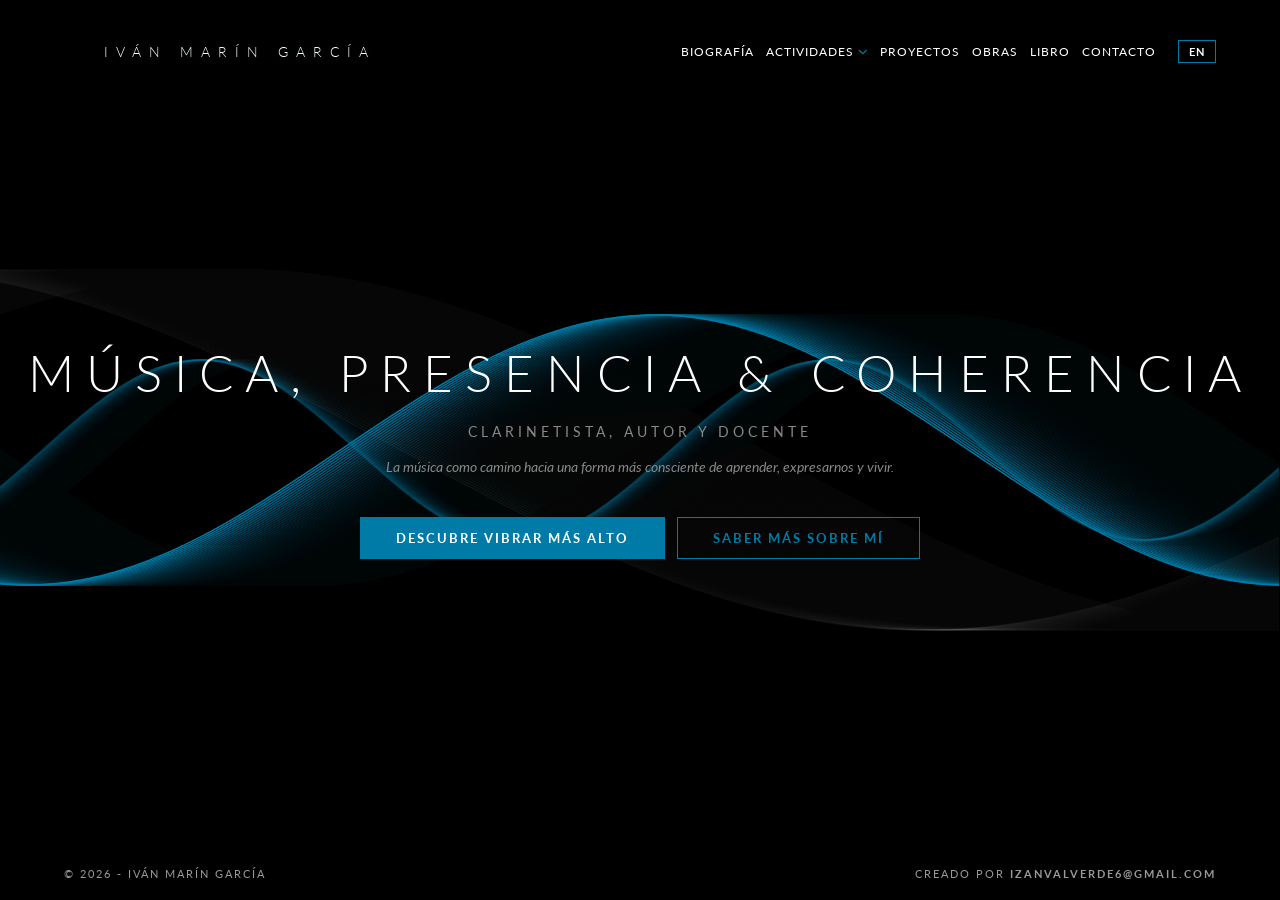
<file: index.html>
<!DOCTYPE html>
<html lang="es">
<head>
    <meta charset="UTF-8">
    <meta name="viewport" content="width=device-width, initial-scale=1.0">
    <meta name="description" content="Web oficial de Iván Marín García. Clarinetista profesional, guía en procesos humanos e ingeniero de sonido.">
    <title>Inicio | Iván Marín García</title>
    
    <link rel="icon" type="image/x-icon" href="Imagenes/Logo.png">
    <link rel="stylesheet" href="https://cdnjs.cloudflare.com/ajax/libs/font-awesome/6.4.2/css/all.min.css">
    <link rel="stylesheet" href="index.css">
    <link href="https://fonts.googleapis.com/css2?family=Playfair+Display:ital,wght@0,400;0,700;1,400&family=Lato:wght@300;400;700&display=swap" rel="stylesheet">
</head>

<!-- Google tag (gtag.js) -->
<script async src="https://www.googletagmanager.com/gtag/js?id=G-GDHJ97QS3Q"></script>
<script>
  window.dataLayer = window.dataLayer || [];
  function gtag(){dataLayer.push(arguments);}
  gtag('js', new Date());

  gtag('config', 'G-GDHJ97QS3Q');
</script>

<body class="home-body">

    <canvas id="waves-canvas"></canvas>

    <header class="home-header">
        <div class="brand">Iván Marín García</div>
        <nav class="nav-principal">
            <a href="biografia.html" data-es="Biografía" data-en="Biography">Biografía</a>
            <div class="nav-item dropdown">
            <a href="actividades.html" class="dropbtn" data-es="Actividades" data-en="Activities">Actividades</a>
            
            <span class="dropdown-arrow"><i class="fa-solid fa-chevron-down"></i></span>

            <div class="dropdown-menu">
                <a href="actividades.html#acompanamiento" data-es="Acompañamiento Artístico" data-en="Artistic Accompaniment">Acompañamiento Artístico</a>
                <a href="actividades.html#docencia" data-es="Docencia" data-en="Teaching">Docencia</a>
                <a href="actividades.html#audio" data-es="Edición & Masterización" data-en="Editing & Mastering">Edición & Masterización</a>
                <a href="actividades.html#charlas" data-es="Conferencias & Diálogos" data-en="Conferences & Dialogues">Conferencias & Diálogos</a>
                <a href="actividades.html#boquillas" data-es="Retoque de Boquillas" data-en="Mouthpiece Refacing">Retoque de Boquillas</a>
            </div>
        </div>
            <a href="proyectos.html" data-es="Proyectos" data-en="Projects">Proyectos</a>
            <a href="obras.html" data-es="Obras" data-en="Works">Obras</a>
            <a href="libro.html" data-es="Libro" data-en="Book">Libro</a>
            <a href="contacto.html" data-es="Contacto" data-en="Contact">Contacto</a>
            <button id="lang-switch" class="lang-btn">EN</button>
        </nav>
    </header>

    <main class="home-main">
        <section class="hero-minimal">
            <div class="hero-text">
                <h1 data-es="Música, Presencia & Coherencia" data-en="Music, Presence & Coherence">Música, Presencia & Coherencia</h1>
                <p data-es="Clarinetista, autor y docente" data-en="Clarinetist, author and teacher">Clarinetista, autor y docente</p>
                <p class="hero-tagline" data-es="La música como camino hacia una forma más consciente de aprender, expresarnos y vivir." data-en="Music as a path to a more conscious way of learning, expressing ourselves, and living.">La música como camino hacia una forma más consciente de aprender, expresarnos y vivir.</p>
                <div class="cta-container">
                    <a href="libro.html" class="btn-azul btn-libro" data-es="Descubre Vibrar Más Alto" data-en="Discover Vibrate Higher">Descubre Vibrar Más Alto</a>
                    <a href="biografia.html" class="btn-azul" data-es="Saber más sobre mí" data-en="About me">Saber más sobre mí</a>
                </div>
            </div>
        </section>
    </main>

    <footer class="home-footer">
        <p>&copy; 2026 - Iván Marín García</p>
        <p class="creador">
        <span data-es="Creado por " data-en="Created by ">Creado por </span>
       <a href="https://mail.google.com/mail/?view=cm&fs=1&to=izanvalverde6@gmail.com" target="_blank" class="link-creador">IZANVALVERDE6@GMAIL.COM</a>
    </p>
    </footer>

    <script src="index.js"></script>

    <script>
document.addEventListener('DOMContentLoaded', () => {
    const dropdown = document.querySelector('.dropdown');
    const dropbtn = document.querySelector('.dropbtn');
    const arrow = document.querySelector('.dropdown-arrow');
    const menu = document.querySelector('.dropdown-menu');

    if (dropdown && dropbtn && menu) {
        // Función para abrir/cerrar
        const toggleMobileMenu = (e) => {
            if (window.innerWidth <= 900) {
                // Si el menú no está activo, prevenimos que se vaya a la otra página
                if (!menu.classList.contains('active')) {
                    e.preventDefault(); 
                    e.stopPropagation();
                    menu.classList.add('active');
                    if (arrow) arrow.classList.add('active');
                }
                // Si YA está activo, el segundo click te llevará a actividades.html
            }
        };

        // Click en el texto "Actividades"
        dropbtn.addEventListener('click', toggleMobileMenu);

        // Click en la flecha
        if (arrow) {
            arrow.addEventListener('click', (e) => {
                e.preventDefault();
                e.stopPropagation();
                menu.classList.toggle('active');
                arrow.classList.toggle('active');
            });
        }

        // Añade esto dentro de tu script actual:
const dropdownLinks = document.querySelectorAll('.dropdown-menu a');

dropdownLinks.forEach(link => {
    link.addEventListener('click', () => {
        // Cerramos el menú al hacer clic en una opción
        menu.classList.remove('active');
        if (arrow) arrow.classList.remove('active');
    });
});

        // Cerrar el menú si el usuario hace click en cualquier otra parte de la pantalla
        document.addEventListener('click', (e) => {
            if (!dropdown.contains(e.target)) {
                menu.classList.remove('active');
                if (arrow) arrow.classList.remove('active');
            }
        });
    }
});
</script>
</body>
</html>
</body>
</html>
</file>
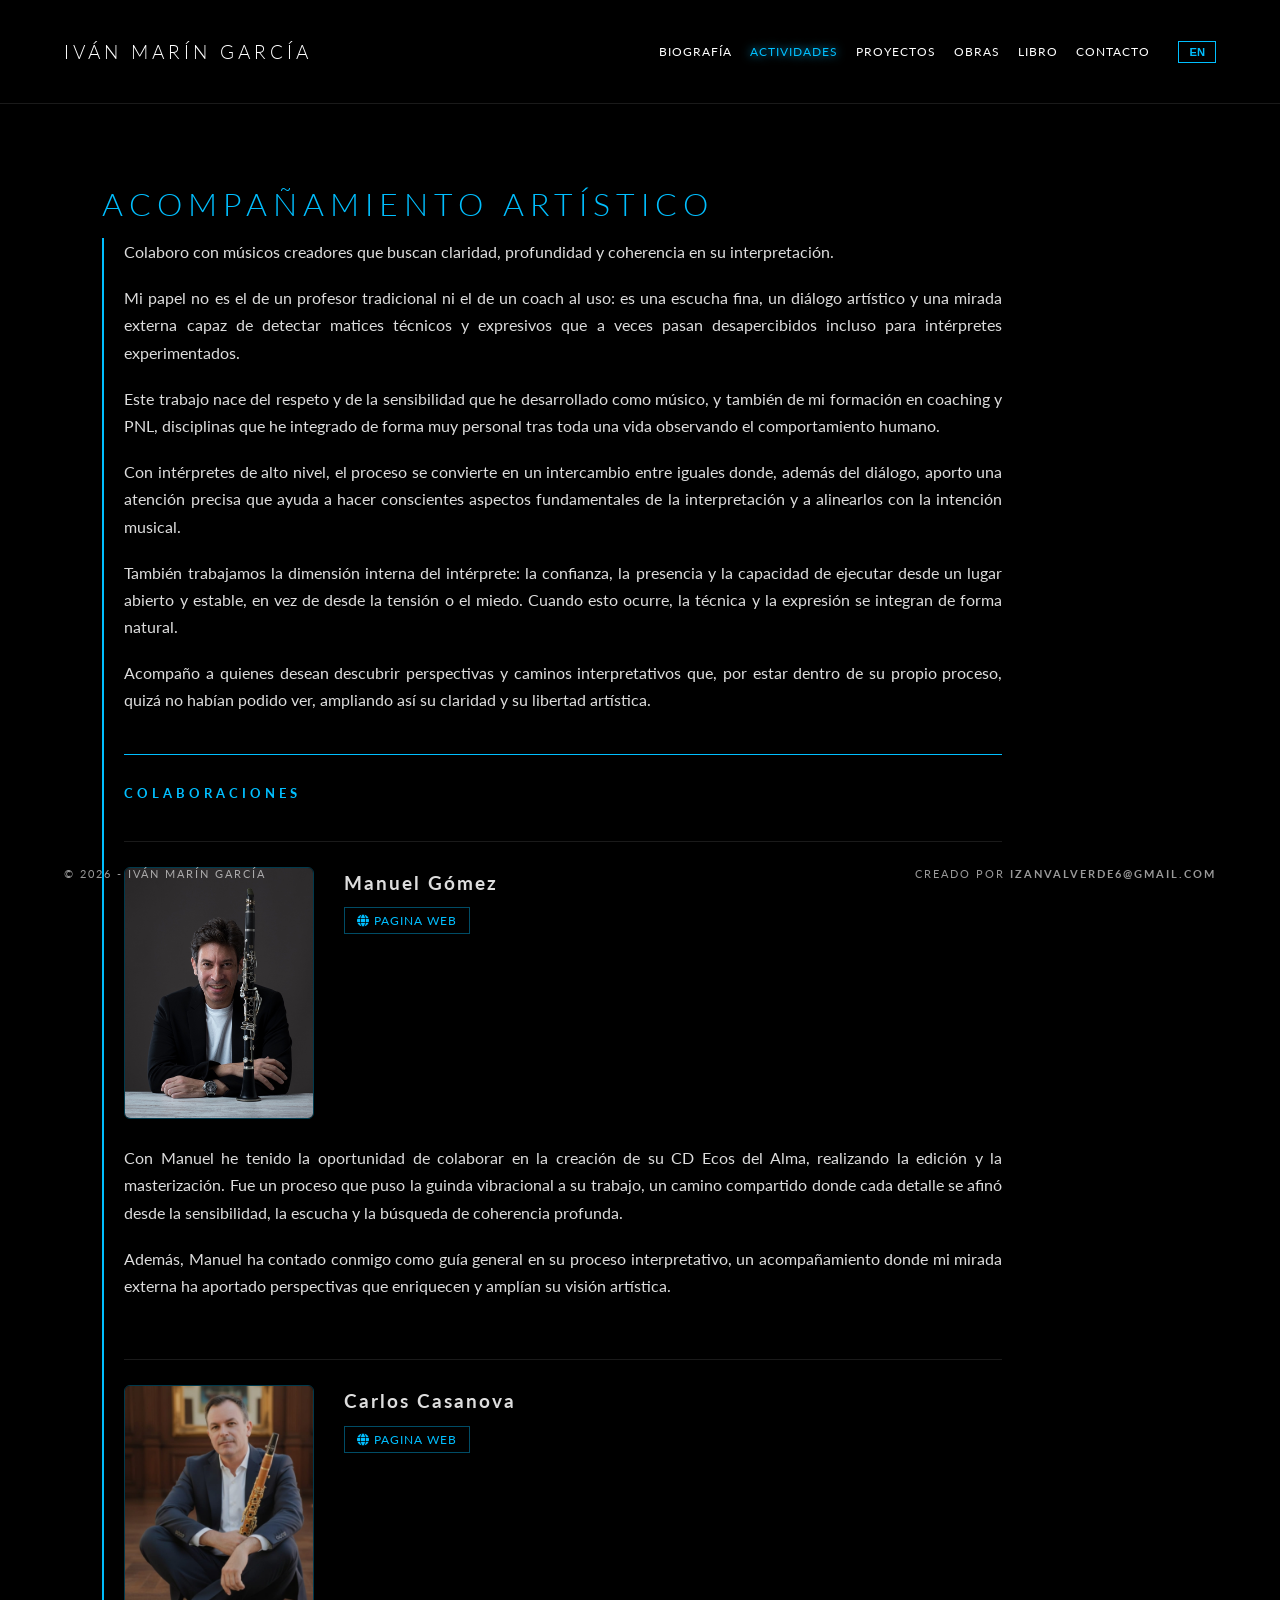
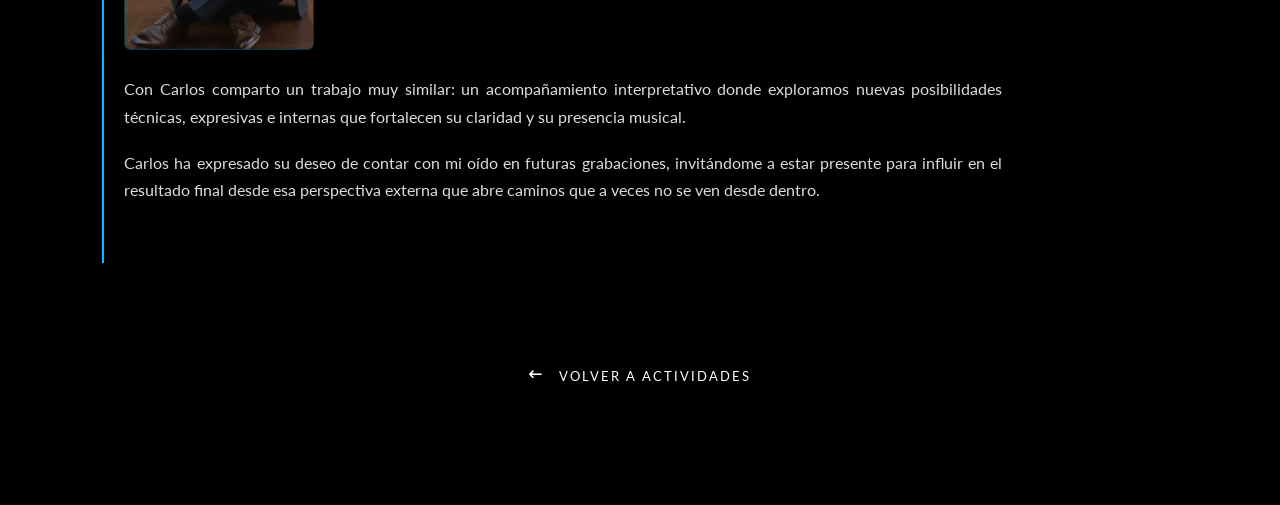
<file: acompanamiento.html>
<!DOCTYPE html>
<html lang="es">
<head>
    <meta charset="UTF-8">
    <meta name="viewport" content="width=device-width, initial-scale=1.0">
    <title data-es="Acompañamiento Artístico | Iván Marín García" data-en="Artistic Guidance | Iván Marín García">Acompañamiento Artístico | Iván Marín García</title>
    <link rel="icon" type="image/x-icon" href="Imagenes/Logo.png">
    <link rel="stylesheet" href="https://cdnjs.cloudflare.com/ajax/libs/font-awesome/6.4.2/css/all.min.css">
    <link rel="stylesheet" href="actividades.css">
    <link href="https://fonts.googleapis.com/css2?family=Lato:wght@300;400;700&display=swap" rel="stylesheet">
</head>

<!-- Google tag (gtag.js) -->
<script async src="https://www.googletagmanager.com/gtag/js?id=G-GDHJ97QS3Q"></script>
<script>
  window.dataLayer = window.dataLayer || [];
  function gtag(){dataLayer.push(arguments);}
  gtag('js', new Date());

  gtag('config', 'G-GDHJ97QS3Q');
</script>

<body class="interna-body">
    <header class="header-interna">
        <div class="brand"><a href="index.html">Iván Marín García</a></div>
        <nav class="nav-principal">
            <a href="biografia.html" data-es="Biografía" data-en="Biography">Biografía</a>
            <a href="actividades.html" class="active" data-es="Actividades" data-en="Activities">Actividades</a>
            <a href="proyectos.html" data-es="Proyectos" data-en="Projects">Proyectos</a>
            <a href="obras.html" data-es="Obras" data-en="Works">Obras</a>
            <a href="libro.html" data-es="Libro" data-en="Book">Libro</a>
            <a href="contacto.html" data-es="Contacto" data-en="Contact">Contacto</a>
            <button id="lang-switch" class="lang-btn">EN</button>
        </nav>
    </header>

    <section class="section-service info-abierta">
        <div class="service-content">
            <h2 class="titulo-servicio" data-es="Acompañamiento Artístico" data-en="Artistic Guidance">Acompañamiento Artístico</h2>
            <div class="texto-detallado" 
                data-es="<p>Colaboro con músicos creadores que buscan claridad, profundidad y coherencia en su interpretación.</p><br><p>Mi papel no es el de un profesor tradicional ni el de un coach al uso: es una escucha fina, un diálogo artístico y una mirada externa capaz de detectar matices técnicos y expresivos que a veces pasan desapercibidos incluso para intérpretes experimentados.</p><br><p>Este trabajo nace del respeto y de la sensibilidad que he desarrollado como músico, y también de mi formación en coaching y PNL, disciplinas que he integrado de forma muy personal tras toda una vida observando el comportamiento humano.</p><br><p>Con intérpretes de alto nivel, el proceso se convierte en un intercambio entre iguales donde, además del diálogo, aporto una atención precisa que ayuda a hacer conscientes aspectos fundamentales de la interpretación y a alinearlos con la intención musical.</p><br><p>También trabajamos la dimensión interna del intérprete: la confianza, la presencia y la capacidad de ejecutar desde un lugar abierto y estable, en vez de desde la tensión o el miedo. Cuando esto ocurre, la técnica y la expresión se integran de forma natural.</p><br><p>Acompaño a quienes desean descubrir perspectivas y caminos interpretativos que, por estar dentro de su propio proceso, quizá no habían podido ver, ampliando así su claridad y su libertad artística.</p><div class='resenas-container'><h4 class='titulo-resenas'>COLABORACIONES</h4><div class='colaborador-card'><div class='colaborador-header'><img src='Imagenes/Manuel.jpeg' alt='Manuel Gómez' class='colaborador-img-pro'><div class='colaborador-info'><p class='resena-autor'>Manuel Gómez</p><a href='https://manuelgomez.info/' target='_blank' class='colaborador-link'><i class='fa-solid fa-globe'></i> PAGINA WEB</a></div></div><div class='colaborador-body'><p class='resena-texto'>Con Manuel he tenido la oportunidad de colaborar en la creación de su CD Ecos del Alma, realizando la edición y la masterización. Fue un proceso que puso la guinda vibracional a su trabajo, un camino compartido donde cada detalle se afinó desde la sensibilidad, la escucha y la búsqueda de coherencia profunda.</p><br><p class='resena-texto'>Además, Manuel ha contado conmigo como guía general en su proceso interpretativo, un acompañamiento donde mi mirada externa ha aportado perspectivas que enriquecen y amplían su visión artística.</p></div></div><div class='colaborador-card'><div class='colaborador-header'><img src='Imagenes/Carlos Casanova.jpeg' alt='Carlos Casanova' class='colaborador-img-pro'><div class='colaborador-info'><p class='resena-autor'>Carlos Casanova</p><a href='http://www.carloscasanova.es/' target='_blank' class='colaborador-link'><i class='fa-solid fa-globe'></i> PAGINA WEB</a></div></div><div class='colaborador-body'><p class='resena-texto'>Con Carlos comparto un trabajo muy similar: un acompañamiento interpretativo donde exploramos nuevas posibilidades técnicas, expresivas e internas que fortalecen su claridad y su presencia musical.</p><br><p class='resena-texto'>Carlos ha expresado su deseo de contar con mi oído en futuras grabaciones, invitándome a estar presente para influir en el resultado final desde esa perspectiva externa que abre caminos que a veces no se ven desde dentro.</p></div></div></div>"
                data-en="<p>I collaborate with creative musicians seeking clarity, depth, and coherence in their performance.</p><br><p>My role is not that of a traditional teacher or a typical coach: it is a fine listening, an artistic dialogue, and an external gaze capable of detecting technical and expressive nuances that sometimes go unnoticed even by experienced performers.</p><br><p>This work is born from the respect and sensitivity I have developed as a musician, as well as my training in coaching and NLP—disciplines I have integrated in a very personal way after a lifetime of observing human behavior.</p><br><p>With high-level performers, the process becomes an exchange between equals where, beyond dialogue, I provide precise attention that helps bring fundamental aspects of interpretation into conscious awareness, aligning them with musical intention.</p><br><p>We also work on the performer's internal dimension: confidence, presence, and the ability to execute from an open and stable place, rather than from tension or fear.</p><br><p>I accompany those who wish to discover interpretative perspectives and paths that, being within their own process, they might not have been able to see, thus expanding their artistic clarity and freedom.</p><div class='resenas-container'><h4 class='titulo-resenas'>COLLABORATIONS</h4><div class='colaborador-card'><div class='colaborador-header'><img src='Imagenes/Manuel.jpeg' alt='Manuel Gómez' class='colaborador-img-pro'><div class='colaborador-info'><p class='resena-autor'>Manuel Gómez</p><a href='https://manuelgomez.info/' target='_blank' class='colaborador-link'><i class='fa-solid fa-globe'></i> WEBSITE</a></div></div><div class='colaborador-body'><p class='resena-texto'>With Manuel, I have had the opportunity to collaborate on the creation of his CD Ecos del Alma, performing the editing and mastering. It was a process that provided the vibrational finishing touch to his work—a shared journey where every detail was refined through sensitivity, listening, and a search for deep coherence.</p><br><p class='resena-texto'>Furthermore, Manuel has relied on me as a general guide in his interpretative process, an accompaniment where my external gaze has provided perspectives that enrich and broaden his artistic vision.</p></div></div><div class='colaborador-card'><div class='colaborador-header'><img src='Imagenes/Carlos Casanova.jpeg' alt='Carlos Casanova' class='colaborador-img-pro'><div class='colaborador-info'><p class='resena-autor'>Carlos Casanova</p><a href='http://www.carloscasanova.es/' target='_blank' class='colaborador-link'><i class='fa-solid fa-globe'></i> WEBSITE</a></div></div><div class='colaborador-body'><p class='resena-texto'>With Carlos, I share a very similar work: an interpretative accompaniment where we explore new technical, expressive, and internal possibilities that strengthen his clarity and musical presence.</p><br><p class='resena-texto'>Carlos has expressed his desire to have my ear in future recordings, inviting me to be present to influence the final result from that external perspective which opens paths that are sometimes invisible from within.</p></div></div></div>">
            </div>
        </div>
        <div class="back-link-container">
            <a href="actividades.html#acompanamiento" class="back-link">
                <i class="fa-solid fa-arrow-left-long"></i>
                <span data-es="Volver a Actividades" data-en="Back to Activities">Volver a Actividades</span>
            </a>
        </div>
    </section>

    <footer class="home-footer"><p>&copy; 2026 - IVÁN MARÍN GARCÍA</p>
    <p class="creador">
        <span data-es="Creado por " data-en="Created by ">Creado por </span>
        <a href="https://mail.google.com/mail/?view=cm&fs=1&to=izanvalverde6@gmail.com" target="_blank" class="link-creador">IZANVALVERDE6@GMAIL.COM</a>
    </p></footer>

    <script>
        const langSwitch = document.getElementById('lang-switch');
        let currentLang = localStorage.getItem('prefLang') || 'es';
        const updateLanguage = (lang) => {
            document.querySelectorAll('[data-es]').forEach(el => {
                const content = el.getAttribute(`data-${lang}`);
                if (el.classList.contains('texto-detallado')) el.innerHTML = content;
                else el.innerText = content;
            });
            langSwitch.innerText = lang === 'es' ? 'EN' : 'ES';
            localStorage.setItem('prefLang', lang);
        };
        langSwitch.addEventListener('click', () => {
            currentLang = currentLang === 'es' ? 'en' : 'es';
            updateLanguage(currentLang);
        });
        updateLanguage(currentLang);
    </script>
</body>
</html>
</file>
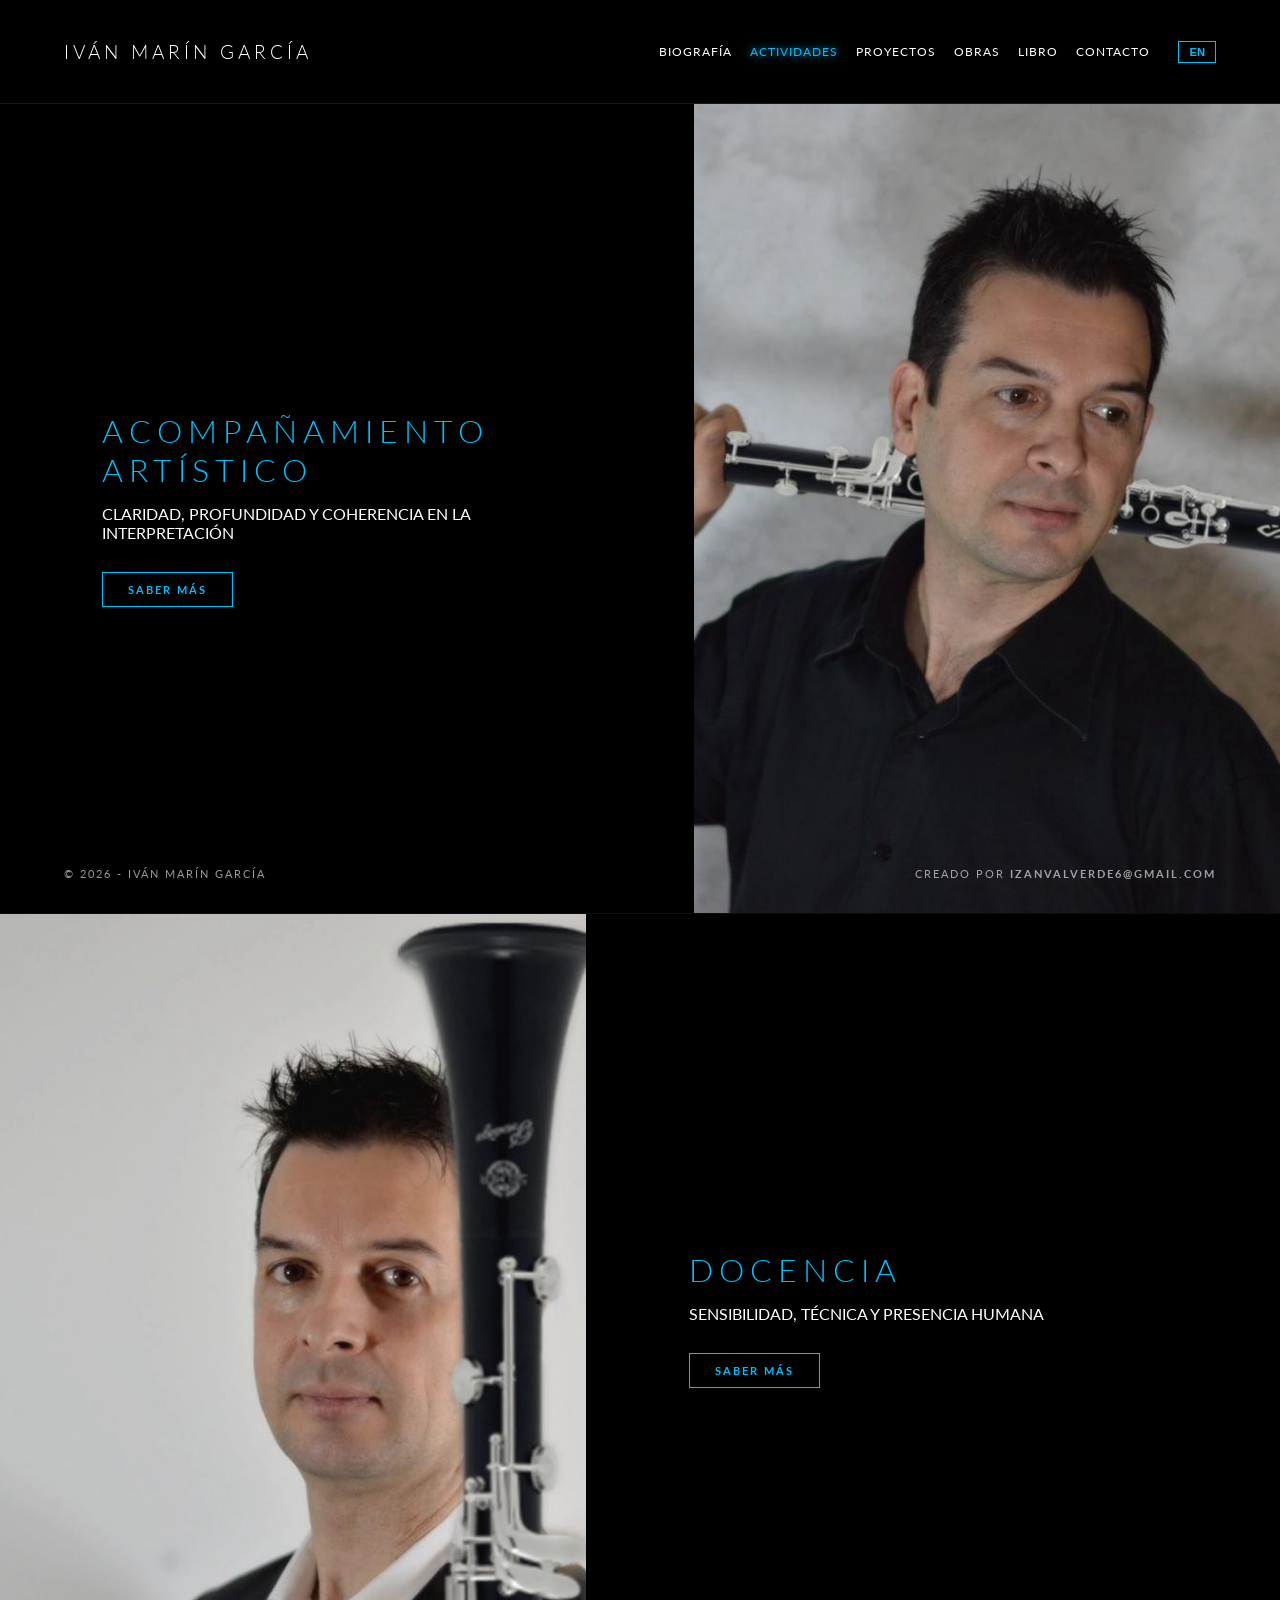
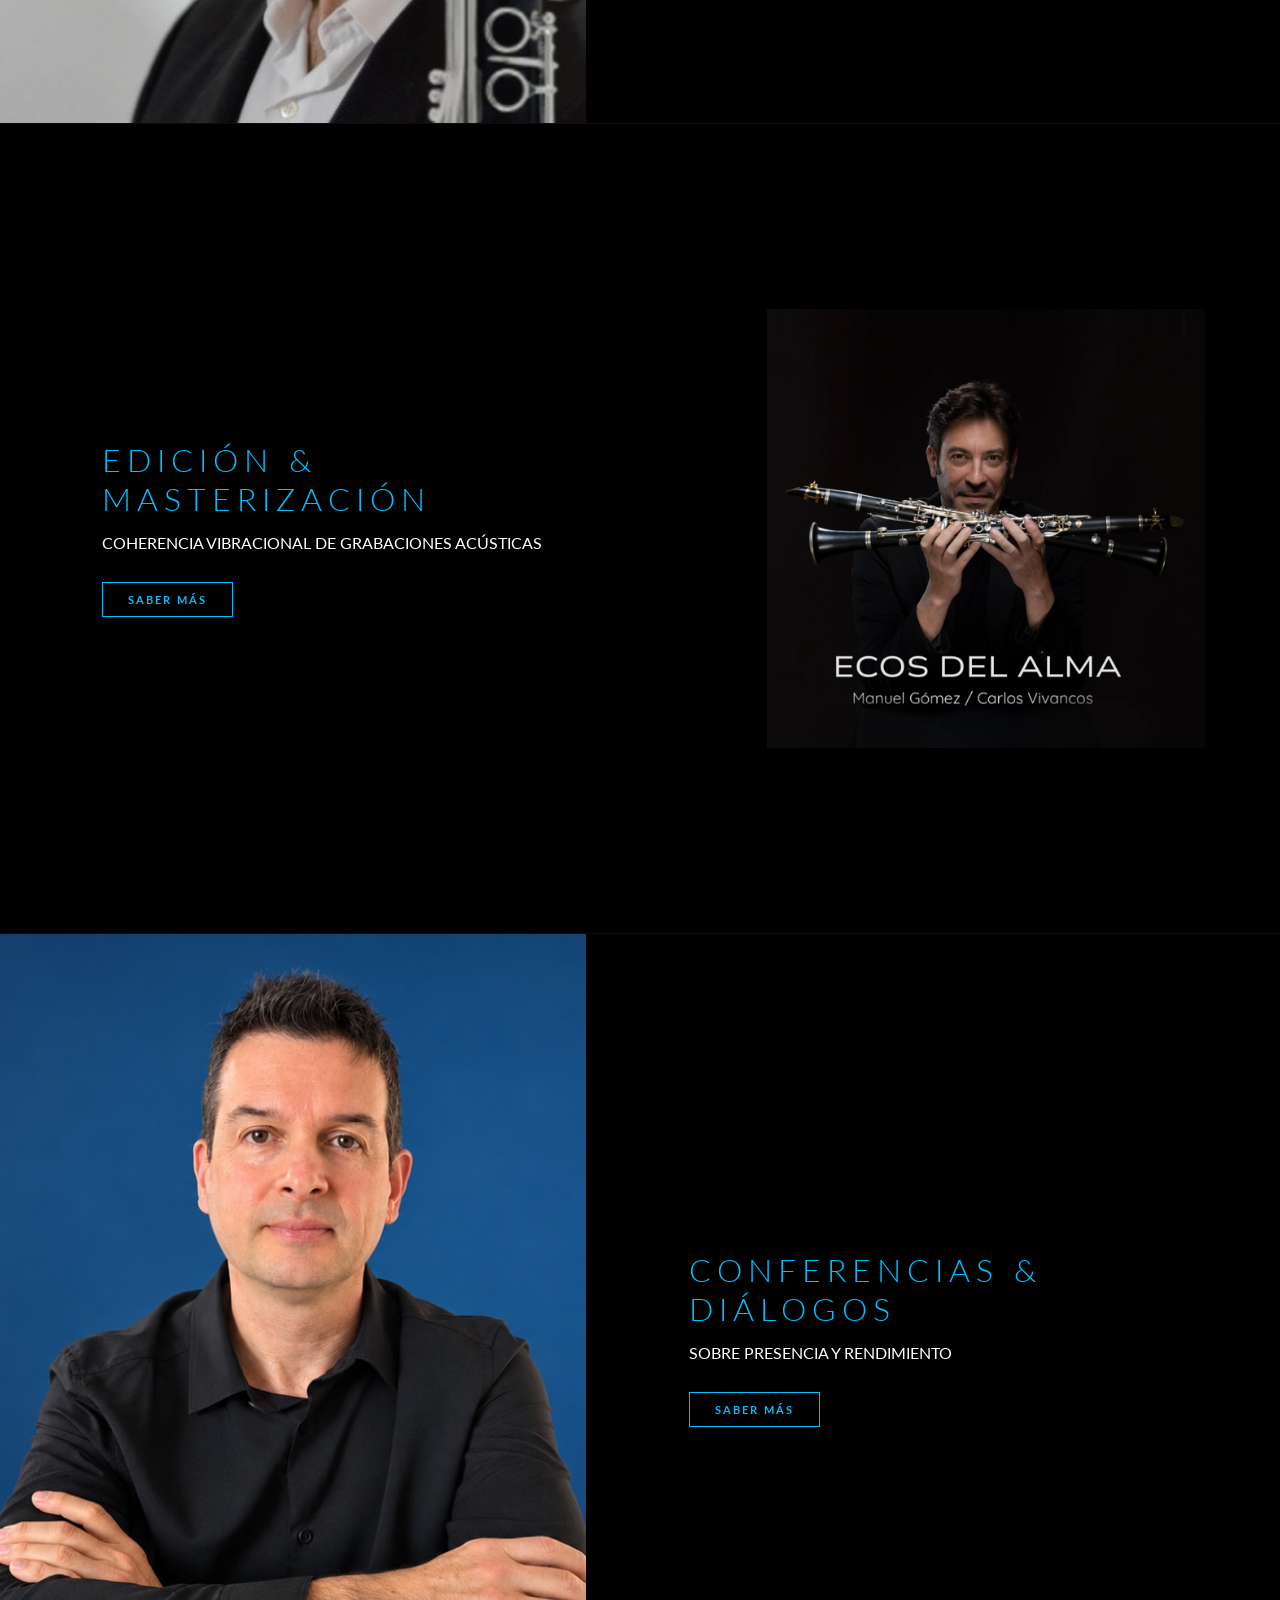
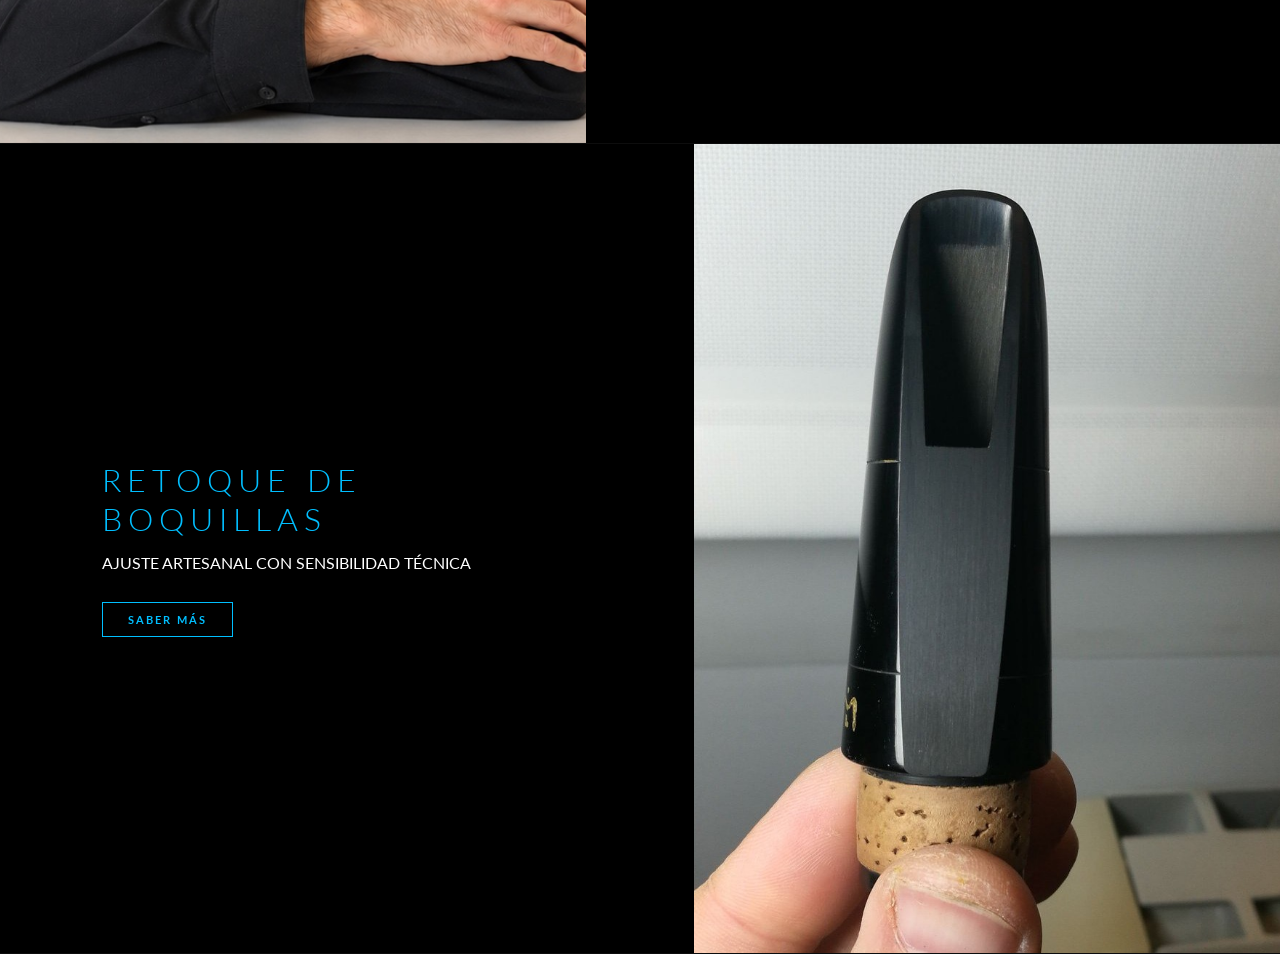
<file: actividades.html>
<!DOCTYPE html>
<html lang="es">
<head>
    <meta charset="UTF-8">
    <meta name="viewport" content="width=device-width, initial-scale=1.0">
    <title data-es="Actividades | Iván Marín García" data-en="Activities | Iván Marín García">Actividades | Iván Marín García</title>
    <link rel="icon" type="image/x-icon" href="Imagenes/Logo.png">
    <link rel="stylesheet" href="https://cdnjs.cloudflare.com/ajax/libs/font-awesome/6.4.2/css/all.min.css">
    <link rel="stylesheet" href="actividades.css">
    <link href="https://fonts.googleapis.com/css2?family=Lato:wght@300;400;700&display=swap" rel="stylesheet">
</head>

<!-- Google tag (gtag.js) -->
<script async src="https://www.googletagmanager.com/gtag/js?id=G-GDHJ97QS3Q"></script>
<script>
  window.dataLayer = window.dataLayer || [];
  function gtag(){dataLayer.push(arguments);}
  gtag('js', new Date());

  gtag('config', 'G-GDHJ97QS3Q');
</script>

<body class="interna-body">

    <header class="header-interna">
        <div class="brand"><a href="index.html">Iván Marín García</a></div>
        <nav class="nav-principal">
            <a href="biografia.html" data-es="Biografía" data-en="Biography">Biografía</a>
            <a href="actividades.html" class="active" data-es="Actividades" data-en="Activities">Actividades</a>
            <a href="proyectos.html" data-es="Proyectos" data-en="Projects">Proyectos</a>
            <a href="obras.html" data-es="Obras" data-en="Works">Obras</a>
            <a href="libro.html" data-es="Libro" data-en="Book">Libro</a>
            <a href="contacto.html" data-es="Contacto" data-en="Contact">Contacto</a>
            <button id="lang-switch" class="lang-btn">EN</button>
        </nav>
    </header>

    <section id="acompanamiento" class="section-service">
        <div class="service-content">
            <h2 class="titulo-servicio" data-es="Acompañamiento Artístico" data-en="Artistic Guidance">Acompañamiento Artístico</h2>
            <p data-es="Claridad, profundidad y coherencia en la interpretación" data-en="Clarity, depth, and coherence in interpretation">Claridad, profundidad y coherencia en la interpretación</p>
            <a href="acompanamiento.html" class="btn-saber-mas" data-es="Saber más" data-en="Read more">Saber más</a>
        </div>
        <div class="service-visual"><img src="Imagenes/Clarinete atras.jpeg" alt="Acompañamiento"></div>
    </section>

    <section id="docencia" class="section-service invert">
        <div class="service-content">
            <h2 class="titulo-servicio" data-es="Docencia" data-en="Teaching">Docencia</h2>
            <p data-es="Sensibilidad, técnica y presencia humana" data-en="Sensitivity, technique, and human presence">Sensibilidad, técnica y presencia humana</p>
            <a href="docencia.html" class="btn-saber-mas" data-es="Saber más" data-en="Read more">Saber más</a>
        </div>
        <div class="service-visual visual-sticky"><img src="Imagenes/Clarinete al frente2.jpeg" alt="Docencia"></div>
    </section>

    <section id="audio" class="section-service">
        <div class="service-content">
            <h2 class="titulo-servicio" data-es="Edición & Masterización" data-en="Editing & Mastering">Edición & Masterización</h2>
            <p data-es="Coherencia vibracional de grabaciones acústicas" data-en="Vibrational coherence of acoustic recordings">Coherencia vibracional de grabaciones acústicas</p>
            <a href="audio.html" class="btn-saber-mas" data-es="Saber más" data-en="Read more">Saber más</a>
        </div>
        <div class="service-visual visual-especial">
            <div class="disco-wrapper">
                <div class="disco-vinilo">
                    <img src="Imagenes/Disco.png" class="cover-disco" alt="Audio Cover">
                </div>
            </div>
        </div>
    </section>

    <section id="charlas" class="section-service invert">
        <div class="service-content">
            <h2 class="titulo-servicio" data-es="Conferencias & Diálogos" data-en="Conferences & Dialogues">Conferencias & Diálogos</h2>
            <p data-es="SOBRE PRESENCIA Y RENDIMIENTO" data-en="PRESENCE AND PERFORMANCE">PRESENCIA Y RENDIMIENTO</p>
            <a href="charlas.html" class="btn-saber-mas" data-es="Saber más" data-en="Read more">Saber más</a>
        </div>
        <div class="service-visual"><img src="Imagenes/ivan-conferencias-101353.jpg" alt="Iván Marín García"></div>
    </section>

    <section id="boquillas" class="section-service">
        <div class="service-content">
            <h2 class="titulo-servicio" data-es="Retoque de Boquillas" data-en="Mouthpiece Refacing">Retoque de Boquillas</h2>
            <p data-es="Ajuste artesanal con sensibilidad técnica" data-en="Handcrafted work with technical sensitivity">Ajuste artesanal con sensibilidad técnica</p>
            <a href="boquillas.html" class="btn-saber-mas" data-es="Saber más" data-en="Read more">Saber más</a>
        </div>
        <div class="service-visual"><img src="Imagenes/Boquilla.jpg" alt="Boquillas"></div>
    </section>

    <footer class="home-footer"><p>&copy; 2026 - IVÁN MARÍN GARCÍA</p>
    <p class="creador">
        <span data-es="Creado por " data-en="Created by ">Creado por </span>
       <a href="https://mail.google.com/mail/?view=cm&fs=1&to=izanvalverde6@gmail.com" target="_blank" class="link-creador">IZANVALVERDE6@GMAIL.COM</a>
    </p></footer>

    <script>
        // SCRIPT DE IDIOMA (Simplificado sin toggleInfo ya que no se usa)
        const langSwitch = document.getElementById('lang-switch');
        let currentLang = localStorage.getItem('prefLang') || 'es';

        const updateLanguage = (lang) => {
            document.querySelectorAll('[data-es]').forEach(el => {
                const content = el.getAttribute(`data-${lang}`);
                // Si el elemento es un enlace o párrafo normal, cambiamos su texto
                el.innerText = content;
            });

            langSwitch.innerText = lang === 'es' ? 'EN' : 'ES';
            localStorage.setItem('prefLang', lang);
        };

        langSwitch.addEventListener('click', () => {
            currentLang = currentLang === 'es' ? 'en' : 'es';
            updateLanguage(currentLang);
            langSwitch.blur();
            langSwitch.classList.toggle('active');
        });

        updateLanguage(currentLang);
    </script>
</body>
</html>
</file>
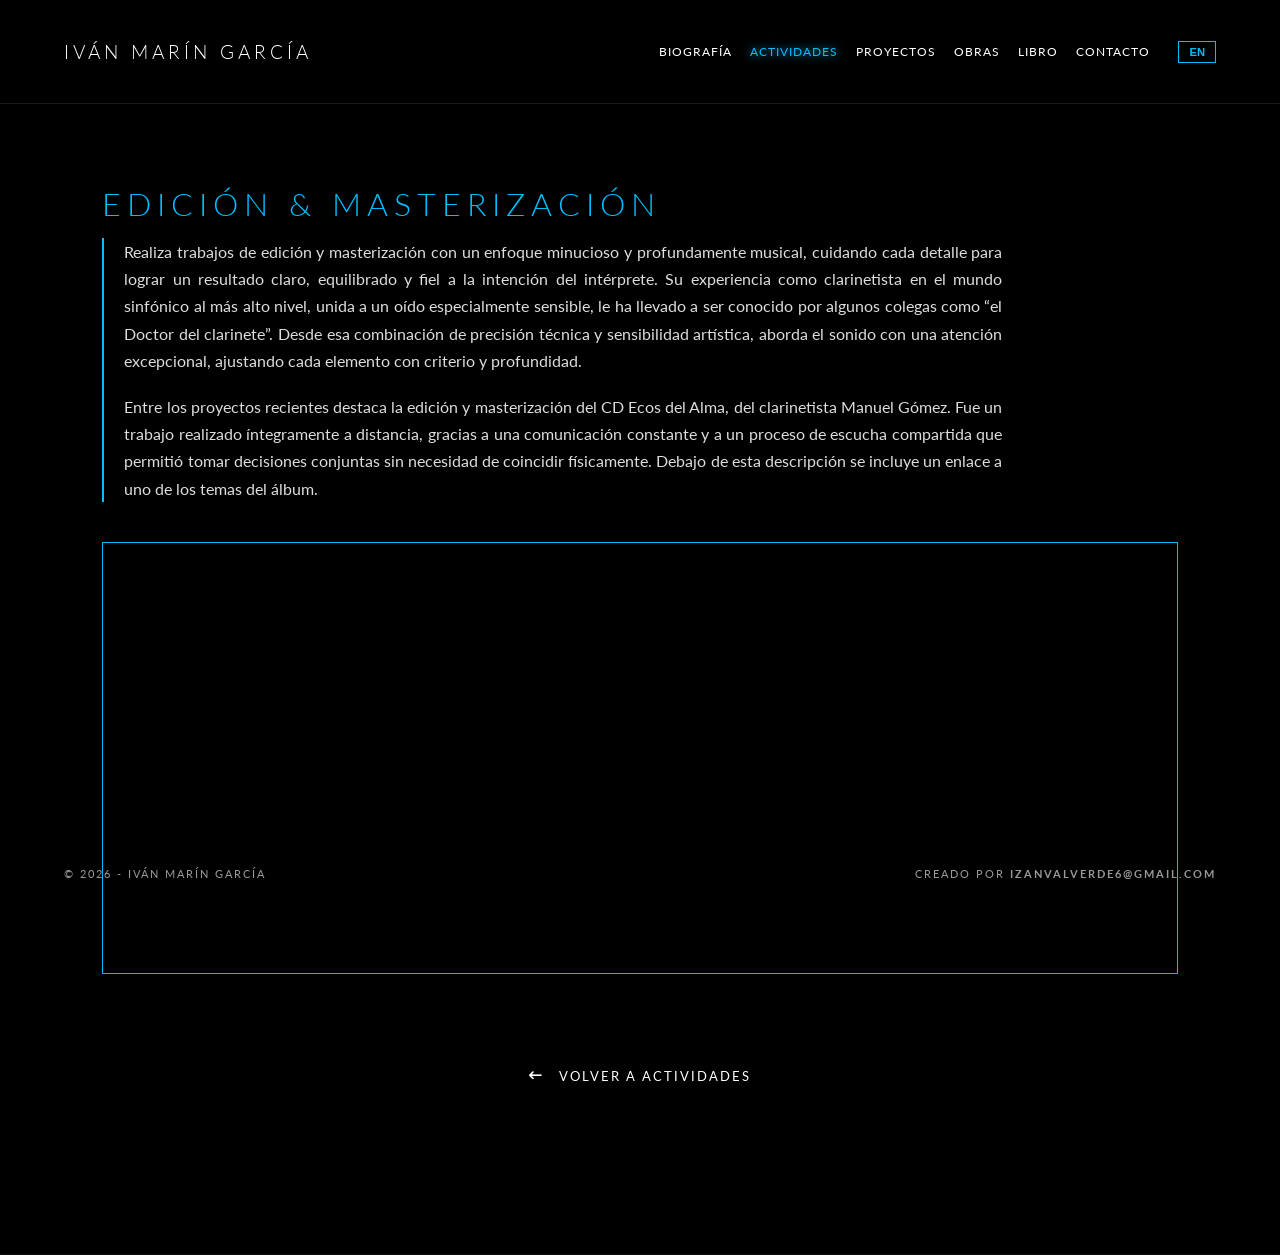
<file: audio.html>
<!DOCTYPE html>
<html lang="es">
<head>
    <meta charset="UTF-8">
    <meta name="viewport" content="width=device-width, initial-scale=1.0">
    <title data-es="Edición & Masterización | Iván Marín García" data-en="Editing & Mastering | Iván Marín García">Edición & Masterización | Iván Marín García</title>
    <link rel="icon" type="image/x-icon" href="Imagenes/Logo.png">
    <link rel="stylesheet" href="https://cdnjs.cloudflare.com/ajax/libs/font-awesome/6.4.2/css/all.min.css">
    <link rel="stylesheet" href="actividades.css">
    <link href="https://fonts.googleapis.com/css2?family=Lato:wght@300;400;700&display=swap" rel="stylesheet">
</head>

<!-- Google tag (gtag.js) -->
<script async src="https://www.googletagmanager.com/gtag/js?id=G-GDHJ97QS3Q"></script>
<script>
  window.dataLayer = window.dataLayer || [];
  function gtag(){dataLayer.push(arguments);}
  gtag('js', new Date());

  gtag('config', 'G-GDHJ97QS3Q');
</script>

<body class="interna-body">
    <header class="header-interna">
        <div class="brand"><a href="index.html">Iván Marín García</a></div>
        <nav class="nav-principal">
            <a href="biografia.html" data-es="Biografía" data-en="Biography">Biografía</a>
            <a href="actividades.html" class="active" data-es="Actividades" data-en="Activities">Actividades</a>
            <a href="proyectos.html" data-es="Proyectos" data-en="Projects">Proyectos</a>
            <a href="obras.html" data-es="Obras" data-en="Works">Obras</a>
            <a href="libro.html" data-es="Libro" data-en="Book">Libro</a>
            <a href="contacto.html" data-es="Contacto" data-en="Contact">Contacto</a>
            <button id="lang-switch" class="lang-btn">EN</button>
        </nav>
    </header>

    <section class="section-service info-abierta">
        <div class="service-content">
            <h2 class="titulo-servicio" data-es="Edición & Masterización" data-en="Editing & Mastering">Edición & Masterización</h2>
            <div class="texto-detallado" 
                data-es="<p>Realiza trabajos de edición y masterización con un enfoque minucioso y profundamente musical, cuidando cada detalle para lograr un resultado claro, equilibrado y fiel a la intención del intérprete. Su experiencia como clarinetista en el mundo sinfónico al más alto nivel, unida a un oído especialmente sensible, le ha llevado a ser conocido por algunos colegas como “el Doctor del clarinete”. Desde esa combinación de precisión técnica y sensibilidad artística, aborda el sonido con una atención excepcional, ajustando cada elemento con criterio y profundidad.</p><br><p>Entre los proyectos recientes destaca la edición y masterización del CD Ecos del Alma, del clarinetista Manuel Gómez. Fue un trabajo realizado íntegramente a distancia, gracias a una comunicación constante y a un proceso de escucha compartida que permitió tomar decisiones conjuntas sin necesidad de coincidir físicamente. Debajo de esta descripción se incluye un enlace a uno de los temas del álbum.</p>"
                data-en="<p>He carries out editing and mastering work with a meticulous and deeply musical approach, taking care of every detail to achieve a result that is clear, balanced, and faithful to the performer's intention. His experience as a clarinetist in the symphonic world at the highest level, together with an especially sensitive ear, has led him to be known by some colleagues as 'the Clarinet Doctor'. From this combination of technical precision and artistic sensitivity, he approaches sound with exceptional attention, adjusting each element with judgment and depth.</p><br><p>Among recent projects, the editing and mastering of the CD Ecos del Alma by clarinetist Manuel Gómez stands out. It was a project carried out entirely remotely, thanks to constant communication and a shared listening process that allowed for joint decision-making without the need to meet physically. Below this description is a link to one of the tracks from the album.</p>">
            </div>
            <div class="video-container-extra">
                <iframe src="https://www.youtube.com/embed/6LP7qZ15ql8" frameborder="0" allowfullscreen></iframe>
            </div>
            <div class="back-link-container">
            <a href="actividades.html#audio" class="back-link">
                <i class="fa-solid fa-arrow-left-long"></i>
                <span data-es="Volver a Actividades" data-en="Back to Activities">Volver a Actividades</span>
            </a>
        </div>
        </div>
    </section>

    <footer class="home-footer"><p>&copy; 2026 - IVÁN MARÍN GARCÍA</p>
    <p class="creador">
        <span data-es="Creado por " data-en="Created by ">Creado por </span>
        <a href="https://mail.google.com/mail/?view=cm&fs=1&to=izanvalverde6@gmail.com" target="_blank" class="link-creador">IZANVALVERDE6@GMAIL.COM</a>
    </p></footer>

    <script>
        const langSwitch = document.getElementById('lang-switch');
        let currentLang = localStorage.getItem('prefLang') || 'es';
        const updateLanguage = (lang) => {
            document.querySelectorAll('[data-es]').forEach(el => {
                const content = el.getAttribute(`data-${lang}`);
                if (el.classList.contains('texto-detallado')) el.innerHTML = content;
                else el.innerText = content;
            });
            langSwitch.innerText = lang === 'es' ? 'EN' : 'ES';
            localStorage.setItem('prefLang', lang);
        };
        langSwitch.addEventListener('click', () => {
            currentLang = currentLang === 'es' ? 'en' : 'es';
            updateLanguage(currentLang);
        });
        updateLanguage(currentLang);
    </script>
</body>
</html>
</file>
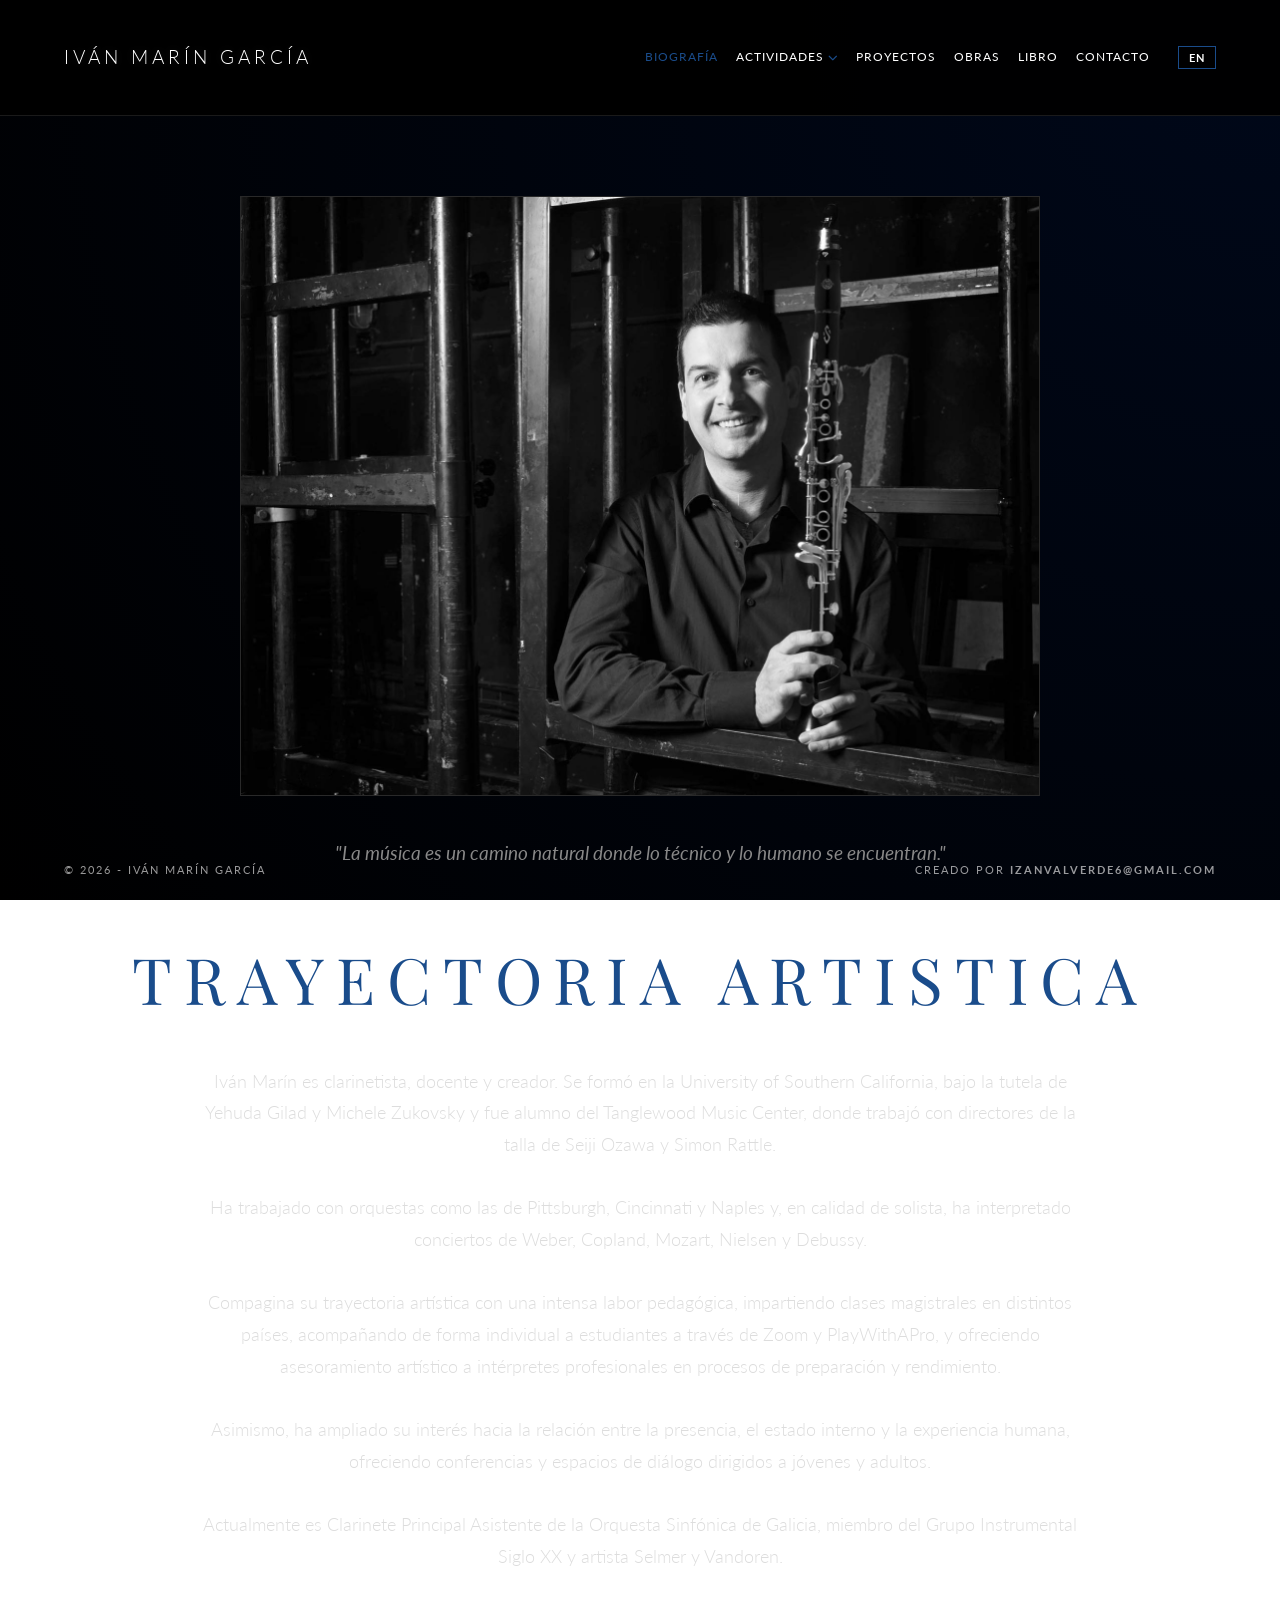
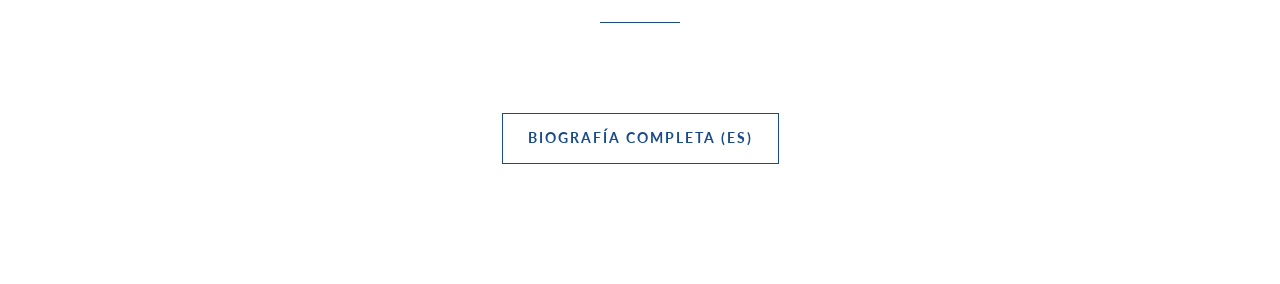
<file: biografia.html>
<!DOCTYPE html>
<html lang="es">
<head>
    <meta charset="UTF-8">
    <meta name="viewport" content="width=device-width, initial-scale=1.0">
    <meta name="description" content="Iván Marín — Clarinetista, creador y guía en procesos humanos.">
    <title>Biografía | Iván Marín García</title>
    <link rel="icon" type="image/x-icon" href="Imagenes/Logo.png">
    <link rel="stylesheet" href="https://cdnjs.cloudflare.com/ajax/libs/font-awesome/6.4.2/css/all.min.css">
    <link rel="stylesheet" href="biografia.css">
    <link href="https://fonts.googleapis.com/css2?family=Playfair+Display:ital,wght@0,400;0,700;1,400&family=Lato:wght@300;400;700&display=swap" rel="stylesheet">
</head>

<!-- Google tag (gtag.js) -->
<script async src="https://www.googletagmanager.com/gtag/js?id=G-GDHJ97QS3Q"></script>
<script>
  window.dataLayer = window.dataLayer || [];
  function gtag(){dataLayer.push(arguments);}
  gtag('js', new Date());

  gtag('config', 'G-GDHJ97QS3Q');
</script>

<body class="interna-body">

    <header class="header-interna">
        <div class="brand"><a href="index.html">Iván Marín García</a></div>

        <nav class="nav-principal">
            <a href="biografia.html" class="active" data-es="Biografía" data-en="Biography">Biografía</a>
           <div class="nav-item dropdown">
            <a href="actividades.html" class="dropbtn" data-es="Actividades" data-en="Activities">Actividades</a>
            
            <span class="dropdown-arrow"><i class="fa-solid fa-chevron-down"></i></span>

            <div class="dropdown-menu">
                <a href="actividades.html#acompanamiento" data-es="Acompañamiento Artístico" data-en="Artistic Accompaniment">Acompañamiento Artístico</a>
                <a href="actividades.html#docencia" data-es="Docencia" data-en="Teaching">Docencia</a>
                <a href="actividades.html#audio" data-es="Edición & Masterización" data-en="Editing & Mastering">Edición & Masterización</a>
                <a href="actividades.html#charlas" data-es="Conferencias & Diálogos" data-en="Conferences & Dialogues">Conferencias & Diálogos</a>
                <a href="actividades.html#boquillas" data-es="Retoque de Boquillas" data-en="Mouthpiece Refacing">Retoque de Boquillas</a>
            </div>
        </div>
            <a href="proyectos.html" data-es="Proyectos" data-en="Projects">Proyectos</a>
            <a href="obras.html" data-es="Obras" data-en="Works">Obras</a>
            <a href="libro.html" data-es="Libro" data-en="Book">Libro</a>
            <a href="contacto.html" data-es="Contacto" data-en="Contact">Contacto</a>
            <button id="lang-switch" class="lang-btn">EN</button>
        </nav>
    </header>

    <main class="container-bio">
    <!-- 1. FOTO Y FRASE (Ahora primero) -->
    <section class="bio-visual-section" style="max-width: 800px; margin: 0 auto; text-align: center;">
        <div class="img-frame" style="max-width: 800px; margin: 0 auto 40px;">
            <img src="Imagenes/Blanco y negro.jpeg" alt="Iván Marín García" style="width: 100%; filter: grayscale(100%);">
        </div>

        <div class="bio-quote" style="border: none; padding: 0; margin-bottom: 50px;">
            <p style="font-style: italic; color: var(--gris-texto); font-size: 1.2rem;"
               data-es='"La música es un camino natural donde lo técnico y lo humano se encuentran."' 
               data-en='"Music is a natural path where the technical and the human meet."'>
               "La música es un camino natural donde lo técnico y lo humano se encuentran."
            </p>
        </div>
    </section>

    <!-- 2. TÍTULO Y BIOGRAFÍA (Ahora después de la foto) -->
    <section class="field-hero" style="padding-top: 0; padding-bottom: 20px;">
        <h1 class="glitch-text" data-es="TRAYECTORIA ARTISTICA" data-en="ARTISTIC JOURNEY" style="color: var(--azul-maestro); font-family: 'Playfair Display', serif; font-size: clamp(2.0rem, 5vw, 4.0rem); letter-spacing: 12px; font-weight: 300; text-align: center;">
            TRAYECTORIA ARTISTICA
        </h1>
        
        <div class="bio-text-side" style="max-width: 900px; margin: 30px auto 0;">
            <p style="color: #ddd; font-weight: 300; font-size: 1.1rem; text-align: center; line-height: 1.8;" 
                data-es="Iván Marín es clarinetista, docente y creador. Se formó en la University of Southern California, bajo la tutela de Yehuda Gilad y Michele Zukovsky y fue alumno del Tanglewood Music Center, donde trabajó con directores de la talla de Seiji Ozawa y Simon Rattle. <br> <br>Ha trabajado con orquestas como las de Pittsburgh, Cincinnati y Naples y, en calidad de solista, ha interpretado conciertos de Weber, Copland, Mozart, Nielsen y Debussy. <br><br>Compagina su trayectoria artística con una intensa labor pedagógica, impartiendo clases magistrales en distintos países, acompañando de forma individual a estudiantes a través de Zoom y PlayWithAPro, y ofreciendo asesoramiento artístico a intérpretes profesionales en procesos de preparación y rendimiento. <br><br>Asimismo, ha ampliado su interés hacia la relación entre la presencia, el estado interno y la experiencia humana, ofreciendo conferencias y espacios de diálogo dirigidos a jóvenes y adultos. <br><br>Actualmente es Clarinete Principal Asistente de la Orquesta Sinfónica de Galicia, miembro del Grupo Instrumental Siglo XX y artista Selmer y Vandoren."
                data-en="Iván Marín is a clarinetist, teacher, and creator. He studied at the University of Southern California under the guidance of Yehuda Gilad and Michele Zukovsky, and was a fellow at the Tanglewood Music Center, where he worked with conductors such as Seiji Ozawa and Simon Rattle. <br><br>He has worked with orchestras including Pittsburgh, Cincinnati and Naples, and as a soloist he has played concertos by Weber, Copland, Mozart, Nielsen, and Debussy. <br><br>He combines his artistic career with an intense pedagogical activity, giving masterclasses in different countries, working individually with students through Zoom and PlayWithAPro, and offering artistic coaching to professional performers in their preparation and performance processes. <br><br>He has also expanded his interest toward the relationship between presence, inner state, and human experience, offering lectures and dialogue spaces for young people and adults. <br><br>He is currently Associate Principal Clarinet of the Galicia Symphony Orchestra, a member of the Grupo Instrumental Siglo XX, and a Selmer and Vandoren artist.">
                Iván Marín es clarinetista, profesor y creador. Se formó en la University of Southern California con Yehuda Gilad y Michele Zukovsky, y fue alumno del Tanglewood Music Center, donde trabajó con directores como Seiji Ozawa y Simon Rattle. Ha actuado con orquestas como Pittsburgh, Cincinnati y Naples, y como solista ha interpretado conciertos de Weber, Copland, Mozart, Nielsen y Debussy.
            </p>
        </div>

        <div class="linea-decorativa" style="width: 80px; height: 1px; background: var(--azul-maestro); margin: 50px auto;"></div>
    </section>

    <!-- 3. BOTÓN (Al final del todo) -->
    <section class="bio-action-section" style="text-align: center; margin-top: 20px;">
        <div class="bio-action" style="display: flex; justify-content: center;">
            <a href="Imagenes/Curriculum Iván Marín.pdf" id="btn-pdf-cv" target="_blank" class="btn-pdf" 
               data-es="BIOGRAFÍA COMPLETA (ES)" 
               data-en="FULL BIOGRAPHY (EN)">
               BIOGRAFÍA COMPLETA (ES)
            </a>
        </div>
    </section>
</main>

    <footer class="home-footer">
        <p>&copy; 2026 - Iván Marín García</p>
        <p class="creador">
        <span data-es="Creado por " data-en="Created by ">Creado por </span>
       <a href="https://mail.google.com/mail/?view=cm&fs=1&to=izanvalverde6@gmail.com" target="_blank" class="link-creador">IZANVALVERDE6@GMAIL.COM</a>
    </p>
    </footer>

    <script>
        const langSwitch = document.getElementById('lang-switch');
        const btnPdf = document.getElementById('btn-pdf-cv');
        let currentLang = localStorage.getItem('prefLang') || 'es';

        const updateLanguage = (lang) => {
            // Actualizar todos los textos con data-attributes
            document.querySelectorAll('[data-es]').forEach(el => {
                el.innerHTML = el.getAttribute(`data-${lang}`);
            });

            // Actualizar específicamente el enlace del PDF
            if (btnPdf) {
                const pdfPath = lang === 'es' 
                    ? "Imagenes/CV_Ivan_Marin_ES.pdf" 
                    : "Imagenes/CV_Ivan_Marin_EN.pdf";
                btnPdf.setAttribute('href', pdfPath);
            }

            document.title = lang === 'es' ? "Biografía | Iván Marín García" : "Biography | Iván Marín García";
            langSwitch.innerText = lang === 'es' ? 'EN' : 'ES';
            localStorage.setItem('prefLang', lang);
        };

        langSwitch.addEventListener('click', () => {
            currentLang = currentLang === 'es' ? 'en' : 'es';
            updateLanguage(currentLang);
        });

        // Inicializar al cargar la página
        updateLanguage(currentLang);
    </script>

    <script>
    document.addEventListener('DOMContentLoaded', () => {
        const dropdown = document.querySelector('.dropdown');
        const dropbtn = document.querySelector('.dropbtn');
        const arrow = document.querySelector('.dropdown-arrow');
        const menu = document.querySelector('.dropdown-menu');

        if (dropdown && dropbtn && menu) {
            const toggleMobileMenu = (e) => {
                if (window.innerWidth <= 900) {
                    if (!menu.classList.contains('active')) {
                        e.preventDefault(); 
                        e.stopPropagation();
                        menu.classList.add('active');
                        if (arrow) arrow.classList.add('active');
                    }
                }
            };

            dropbtn.addEventListener('click', toggleMobileMenu);

            if (arrow) {
                arrow.addEventListener('click', (e) => {
                    e.preventDefault();
                    e.stopPropagation();
                    menu.classList.toggle('active');
                    arrow.classList.toggle('active');
                });
            }

            document.addEventListener('click', (e) => {
                if (!dropdown.contains(e.target)) {
                    menu.classList.remove('active');
                    if (arrow) arrow.classList.remove('active');
                }
            });
        }
    });
    </script>
</body>
</html>
</file>
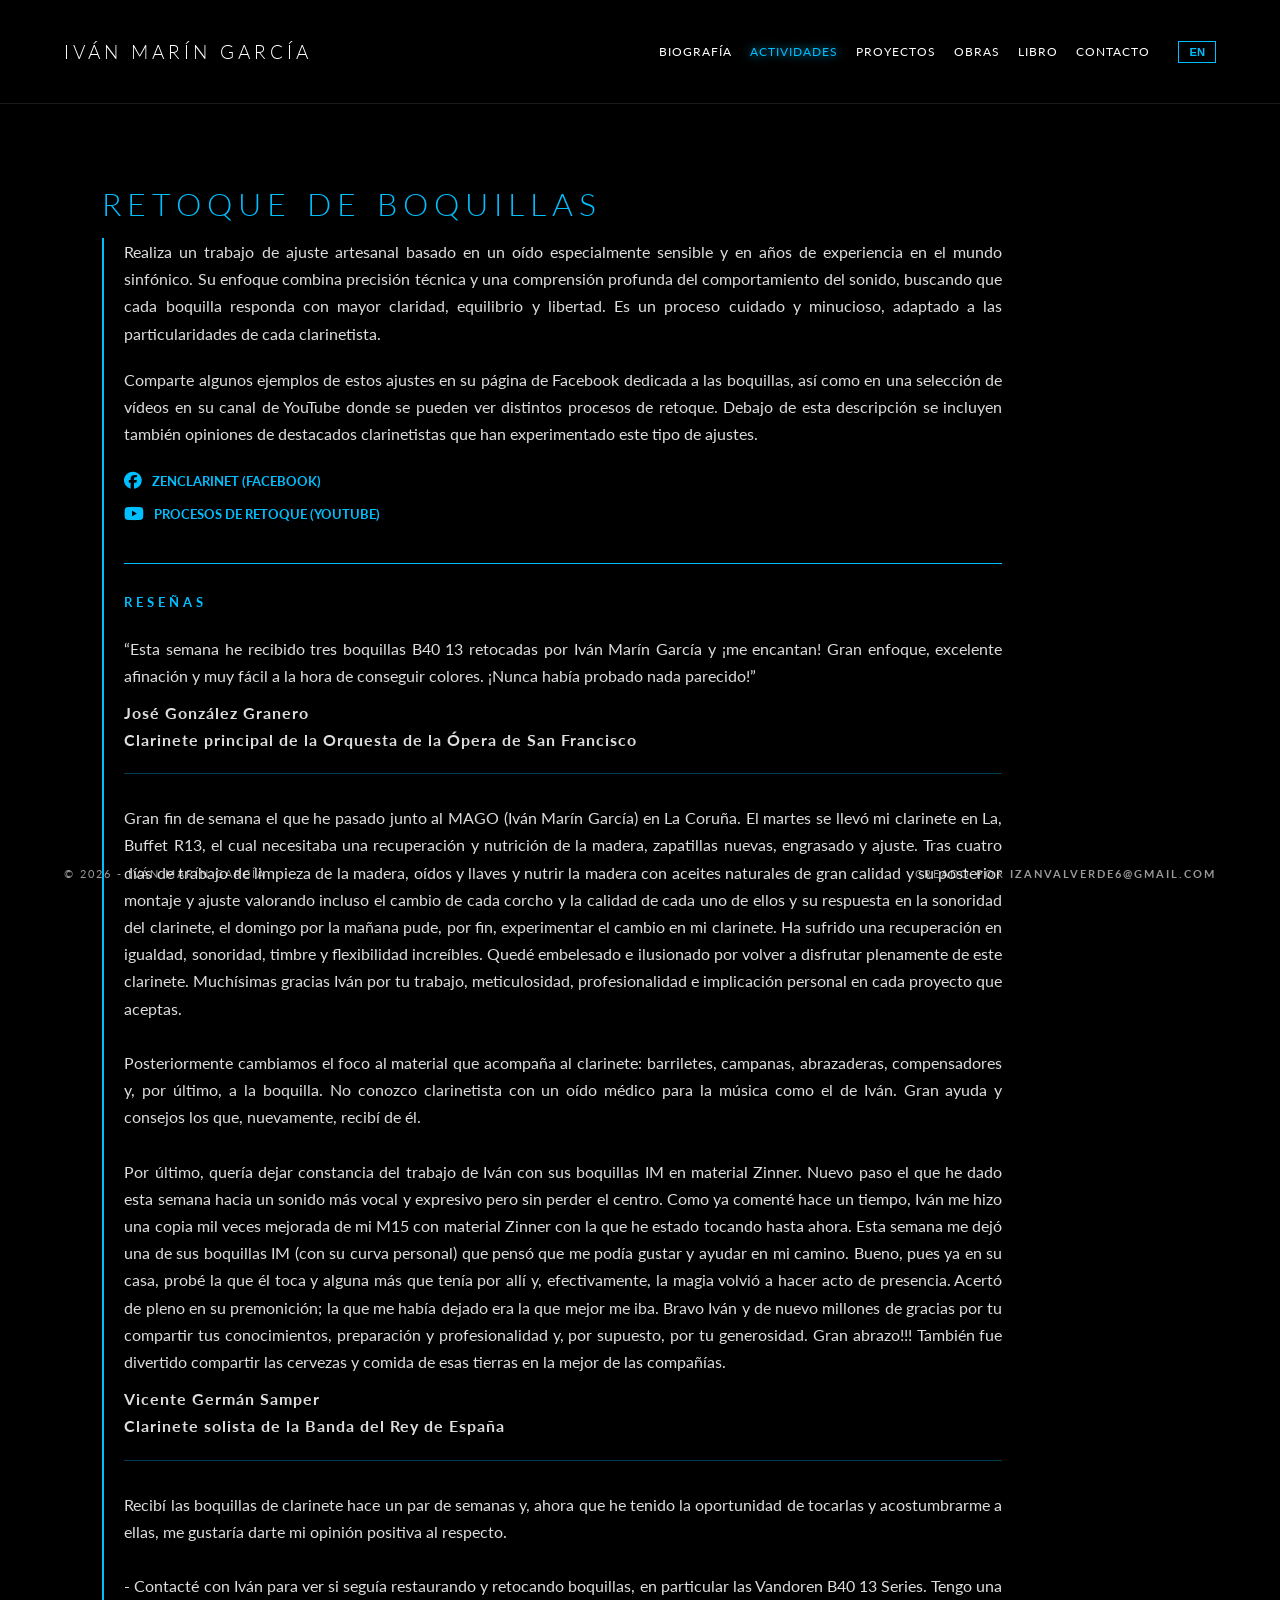
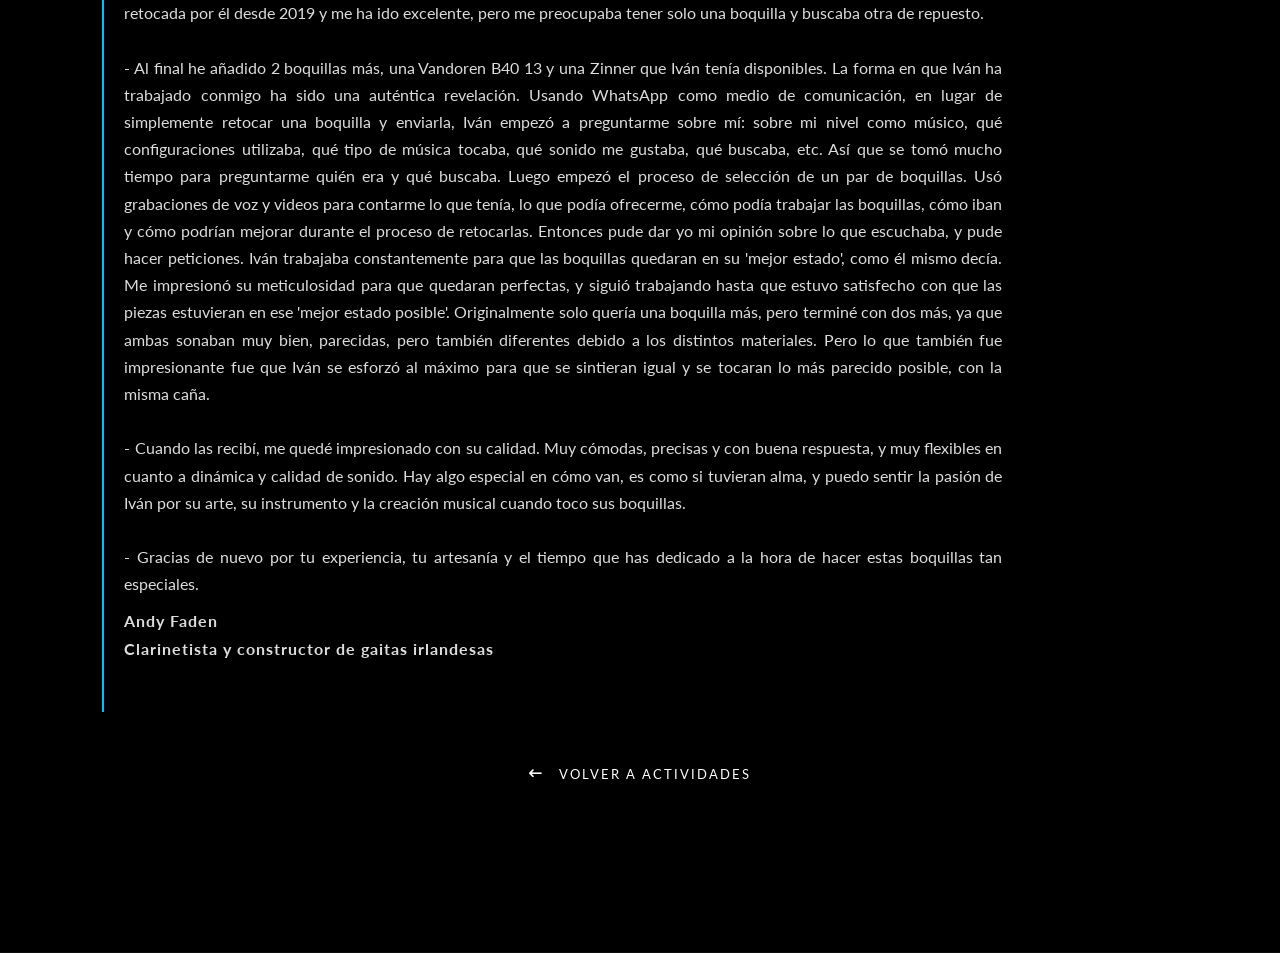
<file: boquillas.html>
<!DOCTYPE html>
<html lang="es">
<head>
    <meta charset="UTF-8">
    <meta name="viewport" content="width=device-width, initial-scale=1.0">
    <title data-es="Retoque de Boquillas | Iván Marín García" data-en="Mouthpiece Refacing | Iván Marín García">Retoque de Boquillas | Iván Marín García</title>
    <link rel="icon" type="image/x-icon" href="Imagenes/Logo.png">
    <link rel="stylesheet" href="https://cdnjs.cloudflare.com/ajax/libs/font-awesome/6.4.2/css/all.min.css">
    <link rel="stylesheet" href="actividades.css">
    <link href="https://fonts.googleapis.com/css2?family=Lato:wght@300;400;700&display=swap" rel="stylesheet">
</head>

<!-- Google tag (gtag.js) -->
<script async src="https://www.googletagmanager.com/gtag/js?id=G-GDHJ97QS3Q"></script>
<script>
  window.dataLayer = window.dataLayer || [];
  function gtag(){dataLayer.push(arguments);}
  gtag('js', new Date());

  gtag('config', 'G-GDHJ97QS3Q');
</script>

<body class="interna-body">
    <header class="header-interna">
        <div class="brand"><a href="index.html">Iván Marín García</a></div>
        <nav class="nav-principal">
            <a href="biografia.html" data-es="Biografía" data-en="Biography">Biografía</a>
            <a href="actividades.html" class="active" data-es="Actividades" data-en="Activities">Actividades</a>
            <a href="proyectos.html" data-es="Proyectos" data-en="Projects">Proyectos</a>
            <a href="obras.html" data-es="Obras" data-en="Works">Obras</a>
            <a href="libro.html" data-es="Libro" data-en="Book">Libro</a>
            <a href="contacto.html" data-es="Contacto" data-en="Contact">Contacto</a>
            <button id="lang-switch" class="lang-btn">EN</button>
        </nav>
    </header>

    <section class="section-service info-abierta">
        <div class="service-content">
            <h2 class="titulo-servicio" data-es="Retoque de Boquillas" data-en="Mouthpiece Refacing">Retoque de Boquillas</h2>
            <div class="texto-detallado" 
                data-es="<p>Realiza un trabajo de ajuste artesanal basado en un oído especialmente sensible y en años de experiencia en el mundo sinfónico. Su enfoque combina precisión técnica y una comprensión profunda del comportamiento del sonido, buscando que cada boquilla responda con mayor claridad, equilibrio y libertad. Es un proceso cuidado y minucioso, adaptado a las particularidades de cada clarinetista.</p><br><p>Comparte algunos ejemplos de estos ajustes en su página de Facebook dedicada a las boquillas, así como en una selección de vídeos en su canal de YouTube donde se pueden ver distintos procesos de retoque. Debajo de esta descripción se incluyen también opiniones de destacados clarinetistas que han experimentado este tipo de ajustes.</p><div class='links-boquillas'><a href='https://www.facebook.com/ZenClarinet/photos' target='_blank' class='link-externo'><i class='fa-brands fa-facebook'></i> ZenClarinet (Facebook)</a><a href='https://www.youtube.com/playlist?list=PLF0pF6x8AgwY6Bl78oEzUfgaaqJtaYZiv' target='_blank' class='link-externo'><i class='fa-brands fa-youtube'></i> Procesos de Retoque (YouTube)</a></div><div class='resenas-container'><h4 class='titulo-resenas'>RESEÑAS</h4><div class='resena-item'><p class='resena-texto'>“Esta semana he recibido tres boquillas B40 13 retocadas por Iván Marín García y ¡me encantan! Gran enfoque, excelente afinación y muy fácil a la hora de conseguir colores. ¡Nunca había probado nada parecido!”</p><p class='resena-autor'>José González Granero <br class='resena-autor'>Clarinete principal de la Orquesta de la Ópera de San Francisco</p></div><div class='resena-item'><p class='resena-texto'>Gran fin de semana el que he pasado junto al MAGO (Iván Marín García) en La Coruña. El martes se llevó mi clarinete en La, Buffet R13, el cual necesitaba una recuperación y nutrición de la madera, zapatillas nuevas, engrasado y ajuste. Tras cuatro días de trabajo de limpieza de la madera, oídos y llaves y nutrir la madera con aceites naturales de gran calidad y su posterior montaje y ajuste valorando incluso el cambio de cada corcho y la calidad de cada uno de ellos y su respuesta en la sonoridad del clarinete, el domingo por la mañana pude, por fin, experimentar el cambio en mi clarinete. Ha sufrido una recuperación en igualdad, sonoridad, timbre y flexibilidad increíbles. Quedé embelesado e ilusionado por volver a disfrutar plenamente de este clarinete. Muchísimas gracias Iván por tu trabajo, meticulosidad, profesionalidad e implicación personal en cada proyecto que aceptas.<br><br>Posteriormente cambiamos el foco al material que acompaña al clarinete: barriletes, campanas, abrazaderas, compensadores y, por último, a la boquilla. No conozco clarinetista con un oído médico para la música como el de Iván. Gran ayuda y consejos los que, nuevamente, recibí de él.<br><br>Por último, quería dejar constancia del trabajo de Iván con sus boquillas IM en material Zinner. Nuevo paso el que he dado esta semana hacia un sonido más vocal y expresivo pero sin perder el centro. Como ya comenté hace un tiempo, Iván me hizo una copia mil veces mejorada de mi M15 con material Zinner con la que he estado tocando hasta ahora. Esta semana me dejó una de sus boquillas IM (con su curva personal) que pensó que me podía gustar y ayudar en mi camino. Bueno, pues ya en su casa, probé la que él toca y alguna más que tenía por allí y, efectivamente, la magia volvió a hacer acto de presencia. Acertó de pleno en su premonición; la que me había dejado era la que mejor me iba. Bravo Iván y de nuevo millones de gracias por tu compartir tus conocimientos, preparación y profesionalidad y, por supuesto, por tu generosidad. Gran abrazo!!! También fue divertido compartir las cervezas y comida de esas tierras en la mejor de las compañías.</p><p class='resena-autor'>Vicente Germán Samper <br class='resena-autor'>Clarinete solista de la Banda del Rey de España</p></div><div class='resena-item'><p class='resena-texto'>Recibí las boquillas de clarinete hace un par de semanas y, ahora que he tenido la oportunidad de tocarlas y acostumbrarme a ellas, me gustaría darte mi opinión positiva al respecto.<br><br>- Contacté con Iván para ver si seguía restaurando y retocando boquillas, en particular las Vandoren B40 13 Series. Tengo una retocada por él desde 2019 y me ha ido excelente, pero me preocupaba tener solo una boquilla y buscaba otra de repuesto.<br><br>- Al final he añadido 2 boquillas más, una Vandoren B40 13 y una Zinner que Iván tenía disponibles. La forma en que Iván ha trabajado conmigo ha sido una auténtica revelación. Usando WhatsApp como medio de comunicación, en lugar de simplemente retocar una boquilla y enviarla, Iván empezó a preguntarme sobre mí: sobre mi nivel como músico, qué configuraciones utilizaba, qué tipo de música tocaba, qué sonido me gustaba, qué buscaba, etc. Así que se tomó mucho tiempo para preguntarme quién era y qué buscaba. Luego empezó el proceso de selección de un par de boquillas. Usó grabaciones de voz y videos para contarme lo que tenía, lo que podía ofrecerme, cómo podía trabajar las boquillas, cómo iban y cómo podrían mejorar durante el proceso de retocarlas. Entonces pude dar yo mi opinión sobre lo que escuchaba, y pude hacer peticiones. Iván trabajaba constantemente para que las boquillas quedaran en su 'mejor estado', como él mismo decía. Me impresionó su meticulosidad para que quedaran perfectas, y siguió trabajando hasta que estuvo satisfecho con que las piezas estuvieran en ese 'mejor estado posible'. Originalmente solo quería una boquilla más, pero terminé con dos más, ya que ambas sonaban muy bien, parecidas, pero también diferentes debido a los distintos materiales. Pero lo que también fue impresionante fue que Iván se esforzó al máximo para que se sintieran igual y se tocaran lo más parecido posible, con la misma caña.<br><br>- Cuando las recibí, me quedé impresionado con su calidad. Muy cómodas, precisas y con buena respuesta, y muy flexibles en cuanto a dinámica y calidad de sonido. Hay algo especial en cómo van, es como si tuvieran alma, y puedo sentir la pasión de Iván por su arte, su instrumento y la creación musical cuando toco sus boquillas.<br><br>- Gracias de nuevo por tu experiencia, tu artesanía y el tiempo que has dedicado a la hora de hacer estas boquillas tan especiales.</p><p class='resena-autor'>Andy Faden <br class='resena-autor'>Clarinetista y constructor de gaitas irlandesas</p></div></div>"
                data-en="<p>He performs handcrafted refacing work based on an especially sensitive ear and years of experience in the symphonic world. His approach combines technical precision with a deep understanding of sound behavior, seeking for each mouthpiece to respond with greater clarity, balance, and freedom. It is a careful and meticulous process, adapted to the specific needs of each clarinetist.</p><br><p>He shares examples of these adjustments on his Facebook page dedicated to mouthpieces, as well as in a selection of videos on his YouTube channel. Below are reviews from prominent clarinetists who have experienced these adjustments.</p><div class='links-boquillas'><a href='https://www.facebook.com/ZenClarinet/photos' target='_blank' class='link-externo'><i class='fa-brands fa-facebook'></i> ZenClarinet (Facebook)</a><a href='https://www.youtube.com/playlist?list=PLF0pF6x8AgwY6Bl78oEzUfgaaqJtaYZiv' target='_blank' class='link-externo'><i class='fa-brands fa-youtube'></i> Refacing Processes (YouTube)</a></div><div class='resenas-container'><h4 class='titulo-resenas'>REVIEWS</h4><div class='resena-item'><p class='resena-texto'>“This week I received three B40 13 mouthpieces refaced by Iván Marín García and I love them! Great focus, excellent intonation, and very easy to achieve different colors. I had never tried anything like it!”</p><p class='resena-autor'>José González Granero <br class='resena-autor'>Principal Clarinet of the San Francisco Opera Orchestra</p></div><div class='resena-item'><p class='resena-texto'>What a great weekend I spent with the WIZARD (Iván Marín García) in La Coruña. On Tuesday he took my A clarinet, a Buffet R13, which needed restoration and wood nourishment, new pads, oiling, and adjustment. After four days of work cleaning the wood, tone holes, and keys, and nourishing the wood with high-quality natural oils, followed by assembly and adjustment—even evaluating the replacement of each cork and its quality and response in the clarinet's resonance—on Sunday morning I was finally able to experience the change in my clarinet. It has undergone an incredible recovery in consistency, resonance, timbre, and flexibility. I was mesmerized and excited to fully enjoy this clarinet again. Thank you so much, Iván, for your work, meticulousness, professionalism, and personal involvement in every project you accept.<br><br>Later, we shifted focus to the materials that accompany the clarinet: barrels, bells, ligatures, patches, and finally, the mouthpiece. I don’t know any clarinetist with a medical ear for music like Iván's. Great help and advice were what I received from him once again.<br><br>Lastly, I wanted to record Iván's work with his IM mouthpieces in Zinner material. A new step I've taken this week toward a more vocal and expressive sound without losing the core. As I mentioned some time ago, Iván made me an infinitely improved copy of my M15 with Zinner material that I’ve been playing until now. This week he lent me one of his IM mouthpieces (with his personal curve) that he thought I might like and could help me on my path. Well, at his house, I tried the one he plays and a few others he had there, and indeed, the magic reappeared. He was spot on in his premonition; the one he lent me was the one that suited me best. Bravo Iván, and again, thanks a million for sharing your knowledge, preparation, and professionalism — and of course, for your generosity. A big hug! It was also fun sharing beers and the food from your region in the best company.</p><p class='resena-autor'>Vicente Germán Samper <br class='resena-autor'>Solo Clarinet of the Spanish Royal Guard Band</p></div><div class='resena-item'><p class='resena-texto'>I received the clarinet mouthpieces a couple of weeks ago and, now that I’ve had the chance to play them and get used to them, I’d like to give you my positive feedback.<br><br>- I contacted Iván to see if he was still restoring and refacing mouthpieces, particularly the Vandoren B40 13 Series. I’ve had one refaced by him since 2019 and it’s been excellent, but I was worried about having only one mouthpiece and was looking for a spare.<br><br>- In the end, I added 2 more mouthpieces, a Vandoren B40 13 and a Zinner that Iván had available. The way Iván worked with me was a true revelation. Using WhatsApp as a means of communication, instead of just refacing a mouthpiece and sending it, Iván started asking about me: about my level as a musician, what setups I used, what kind of music I played, what sound I liked, what I was looking for, etc. So he took a lot of time to ask who I was and what I was looking for. Then the selection process for a couple of mouthpieces began. He used voice recordings and videos to tell me what he had, what he could offer, how he could work on the mouthpieces, how they were performing, and how they might improve during the refacing process. Then I could give my feedback on what I heard and make requests. Iván worked constantly to ensure the mouthpieces were in their 'best state,' as he called it. I was impressed by his meticulousness to make them perfect, and he kept working until he was satisfied that the pieces were in that 'best possible state.' Originally I only wanted one more mouthpiece, but I ended up with two more, as both sounded great—similar, but also different due to the different materials. But what was also impressive was that Iván went above and beyond to make them feel the same and play as similarly as possible with the same reed.<br><br>- When I received them, I was blown away by their quality. Very comfortable, precise, and responsive, and very flexible in terms of dynamics and sound quality. There’s something special about how they play; it’s as if they have a soul, and I can feel Iván’s passion for his craft, his instrument, and music-making when I play his mouthpieces.<br><br>- Thanks again for your expertise, your craftsmanship, and the time you spent making these very special mouthpieces.</p><p class='resena-autor'>Andy Faden <br class='resena-autor'>Clarinetist and Uilleann Pipes maker</p></div></div>">
            </div>
            <div class="back-link-container">
            <a href="actividades.html#boquillas" class="back-link">
                <i class="fa-solid fa-arrow-left-long"></i>
                <span data-es="Volver a Actividades" data-en="Back to Activities">Volver a Actividades</span>
            </a>
        </div>
        </div>
    </section>

    <footer class="home-footer"><p>&copy; 2026 - IVÁN MARÍN GARCÍA</p>
    <p class="creador">
        <span data-es="Creado por " data-en="Created by ">Creado por </span>
        <a href="https://mail.google.com/mail/?view=cm&fs=1&to=izanvalverde6@gmail.com" target="_blank" class="link-creador">IZANVALVERDE6@GMAIL.COM</a>
    </p></footer>

    <script>
        const langSwitch = document.getElementById('lang-switch');
        let currentLang = localStorage.getItem('prefLang') || 'es';
        const updateLanguage = (lang) => {
            document.querySelectorAll('[data-es]').forEach(el => {
                const content = el.getAttribute(`data-${lang}`);
                if (el.classList.contains('texto-detallado')) el.innerHTML = content;
                else el.innerText = content;
            });
            langSwitch.innerText = lang === 'es' ? 'EN' : 'ES';
            localStorage.setItem('prefLang', lang);
        };
        langSwitch.addEventListener('click', () => {
            currentLang = currentLang === 'es' ? 'en' : 'es';
            updateLanguage(currentLang);
        });
        updateLanguage(currentLang);
    </script>
</body>
</html>
</file>
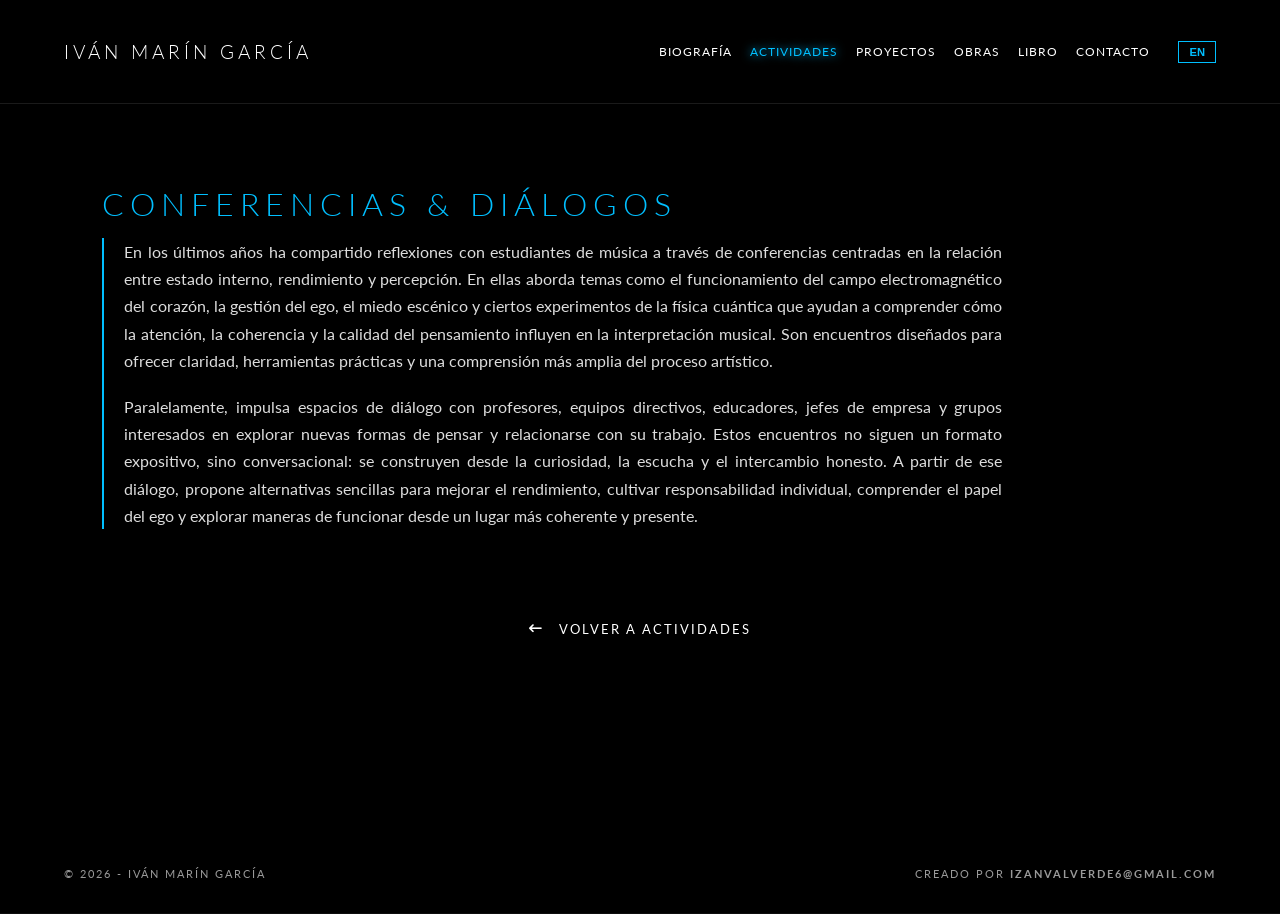
<file: charlas.html>
<!DOCTYPE html>
<html lang="es">
<head>
    <meta charset="UTF-8">
    <meta name="viewport" content="width=device-width, initial-scale=1.0">
    <title data-es="Conferencias & Diálogos | Iván Marín García" data-en="Conferences & Dialogues | Iván Marín García">Conferencias & Diálogos | Iván Marín García</title>
    <link rel="icon" type="image/x-icon" href="Imagenes/Logo.png">
    <link rel="stylesheet" href="https://cdnjs.cloudflare.com/ajax/libs/font-awesome/6.4.2/css/all.min.css">
    <link rel="stylesheet" href="actividades.css">
    <link href="https://fonts.googleapis.com/css2?family=Lato:wght@300;400;700&display=swap" rel="stylesheet">
</head>

<!-- Google tag (gtag.js) -->
<script async src="https://www.googletagmanager.com/gtag/js?id=G-GDHJ97QS3Q"></script>
<script>
  window.dataLayer = window.dataLayer || [];
  function gtag(){dataLayer.push(arguments);}
  gtag('js', new Date());

  gtag('config', 'G-GDHJ97QS3Q');
</script>

<body class="interna-body">
    <header class="header-interna">
        <div class="brand"><a href="index.html">Iván Marín García</a></div>
        <nav class="nav-principal">
            <a href="biografia.html" data-es="Biografía" data-en="Biography">Biografía</a>
            <a href="actividades.html" class="active" data-es="Actividades" data-en="Activities">Actividades</a>
            <a href="proyectos.html" data-es="Proyectos" data-en="Projects">Proyectos</a>
            <a href="obras.html" data-es="Obras" data-en="Works">Obras</a>
            <a href="libro.html" data-es="Libro" data-en="Book">Libro</a>
            <a href="contacto.html" data-es="Contacto" data-en="Contact">Contacto</a>
            <button id="lang-switch" class="lang-btn">EN</button>
        </nav>
    </header>

    <section class="section-service invert info-abierta">
        <div class="service-content">
            <h2 class="titulo-servicio" data-es="Conferencias & Diálogos" data-en="Conferences & Dialogues">Conferencias & Diálogos</h2>
            <div class="texto-detallado" 
                data-es="<p>En los últimos años ha compartido reflexiones con estudiantes de música a través de conferencias centradas en la relación entre estado interno, rendimiento y percepción. En ellas aborda temas como el funcionamiento del campo electromagnético del corazón, la gestión del ego, el miedo escénico y ciertos experimentos de la física cuántica que ayudan a comprender cómo la atención, la coherencia y la calidad del pensamiento influyen en la interpretación musical. Son encuentros diseñados para ofrecer claridad, herramientas prácticas y una comprensión más amplia del proceso artístico.</p><br><p>Paralelamente, impulsa espacios de diálogo con profesores, equipos directivos, educadores, jefes de empresa y grupos interesados en explorar nuevas formas de pensar y relacionarse con su trabajo. Estos encuentros no siguen un formato expositivo, sino conversacional: se construyen desde la curiosidad, la escucha y el intercambio honesto. A partir de ese diálogo, propone alternativas sencillas para mejorar el rendimiento, cultivar responsabilidad individual, comprender el papel del ego y explorar maneras de funcionar desde un lugar más coherente y presente.</p>"
                data-en="<p>In recent years, he has shared reflections with music students through conferences focused on the relationship between internal state, performance, and perception. In them, he addresses topics such as the functioning of the heart's electromagnetic field, ego management, stage fright, and certain experiments in quantum physics that help us understand how attention, coherence, and the quality of thought influence musical interpretation. These meetings are designed to offer clarity, practical tools, and a broader understanding of the artistic process.</p><br><p>Parallel to this, he promotes spaces for dialogue with teachers, management teams, educators, business leaders, and groups interested in exploring new ways of thinking and relating to their work. These encounters do not follow an expository format, but rather a conversational one: they are built from curiosity, listening, and honest exchange. From this dialogue, he proposes simple alternatives to improve performance, cultivate individual responsibility, understand the role of the ego, and explore ways to function from a more coherent and present place.</p>">
            </div>
            <br><p></p><br>
            <div class="back-link-container">
            <a href="actividades.html#charlas" class="back-link">
                <i class="fa-solid fa-arrow-left-long"></i>
                <span data-es="Volver a Actividades" data-en="Back to Activities">Volver a Actividades</span>
            </a>
        </div>
        </div>
    </section>

    <footer class="home-footer"><p>&copy; 2026 - IVÁN MARÍN GARCÍA</p>
    <p class="creador">
        <span data-es="Creado por " data-en="Created by ">Creado por </span>
        <a href="https://mail.google.com/mail/?view=cm&fs=1&to=izanvalverde6@gmail.com" target="_blank" class="link-creador">IZANVALVERDE6@GMAIL.COM</a>
    </p></footer>

    <script>
        const langSwitch = document.getElementById('lang-switch');
        let currentLang = localStorage.getItem('prefLang') || 'es';
        const updateLanguage = (lang) => {
            document.querySelectorAll('[data-es]').forEach(el => {
                const content = el.getAttribute(`data-${lang}`);
                if (el.classList.contains('texto-detallado')) el.innerHTML = content;
                else el.innerText = content;
            });
            langSwitch.innerText = lang === 'es' ? 'EN' : 'ES';
            localStorage.setItem('prefLang', lang);
        };
        langSwitch.addEventListener('click', () => {
            currentLang = currentLang === 'es' ? 'en' : 'es';
            updateLanguage(currentLang);
        });
        updateLanguage(currentLang);
    </script>
</body>
</html>
</file>
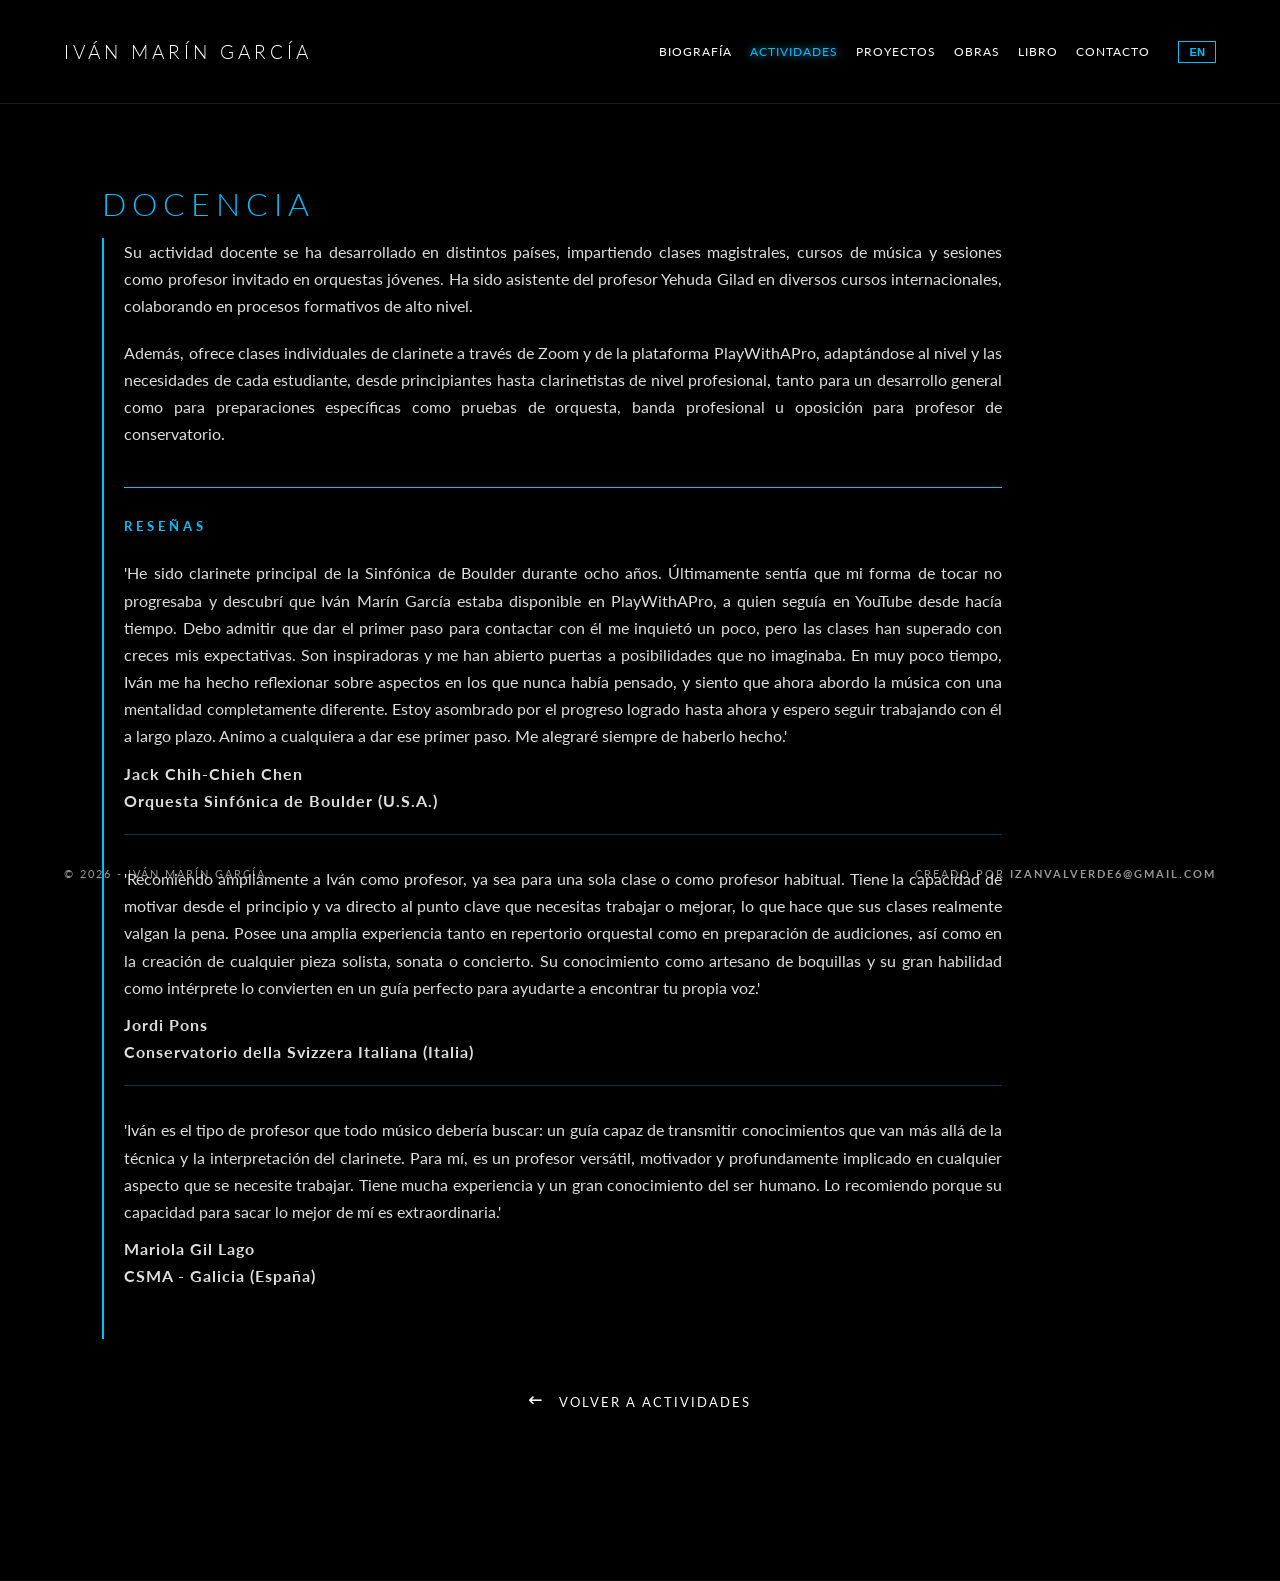
<file: docencia.html>
<!DOCTYPE html>
<html lang="es">
<head>
    <meta charset="UTF-8">
    <meta name="viewport" content="width=device-width, initial-scale=1.0">
    <title data-es="Docencia | Iván Marín García" data-en="Teaching | Iván Marín García">Docencia | Iván Marín García</title>
    <link rel="icon" type="image/x-icon" href="Imagenes/Logo.png">
    <link rel="stylesheet" href="https://cdnjs.cloudflare.com/ajax/libs/font-awesome/6.4.2/css/all.min.css">
    <link rel="stylesheet" href="actividades.css">
    <link href="https://fonts.googleapis.com/css2?family=Lato:wght@300;400;700&display=swap" rel="stylesheet">
</head>

<!-- Google tag (gtag.js) -->
<script async src="https://www.googletagmanager.com/gtag/js?id=G-GDHJ97QS3Q"></script>
<script>
  window.dataLayer = window.dataLayer || [];
  function gtag(){dataLayer.push(arguments);}
  gtag('js', new Date());

  gtag('config', 'G-GDHJ97QS3Q');
</script>

<body class="interna-body">
    <header class="header-interna">
        <div class="brand"><a href="index.html">Iván Marín García</a></div>
        <nav class="nav-principal">
            <a href="biografia.html" data-es="Biografía" data-en="Biography">Biografía</a>
            <a href="actividades.html" class="active" data-es="Actividades" data-en="Activities">Actividades</a>
            <a href="proyectos.html" data-es="Proyectos" data-en="Projects">Proyectos</a>
            <a href="obras.html" data-es="Obras" data-en="Works">Obras</a>
            <a href="libro.html" data-es="Libro" data-en="Book">Libro</a>
            <a href="contacto.html" data-es="Contacto" data-en="Contact">Contacto</a>
            <button id="lang-switch" class="lang-btn">EN</button>
        </nav>
    </header>

    <section class="section-service invert info-abierta">
        <div class="service-content">
            <h2 class="titulo-servicio" data-es="Docencia" data-en="Teaching">Docencia</h2>
            <div class="texto-detallado" 
                data-es="<div class='desc-docencia'><p>Su actividad docente se ha desarrollado en distintos países, impartiendo clases magistrales, cursos de música y sesiones como profesor invitado en orquestas jóvenes. Ha sido asistente del profesor Yehuda Gilad en diversos cursos internacionales, colaborando en procesos formativos de alto nivel.</p><br><p>Además, ofrece clases individuales de clarinete a través de Zoom y de la plataforma PlayWithAPro, adaptándose al nivel y las necesidades de cada estudiante, desde principiantes hasta clarinetistas de nivel profesional, tanto para un desarrollo general como para preparaciones específicas como pruebas de orquesta, banda profesional u oposición para profesor de conservatorio.</p></div><div class='resenas-container'><h4 class='titulo-resenas'>RESEÑAS</h4><div class='resena-item'><p class='resena-texto'>'He sido clarinete principal de la Sinfónica de Boulder durante ocho años. Últimamente sentía que mi forma de tocar no progresaba y descubrí que Iván Marín García estaba disponible en PlayWithAPro, a quien seguía en YouTube desde hacía tiempo. Debo admitir que dar el primer paso para contactar con él me inquietó un poco, pero las clases han superado con creces mis expectativas. Son inspiradoras y me han abierto puertas a posibilidades que no imaginaba. En muy poco tiempo, Iván me ha hecho reflexionar sobre aspectos en los que nunca había pensado, y siento que ahora abordo la música con una mentalidad completamente diferente. Estoy asombrado por el progreso logrado hasta ahora y espero seguir trabajando con él a largo plazo. Animo a cualquiera a dar ese primer paso. Me alegraré siempre de haberlo hecho.'</p><p class='resena-autor'>Jack Chih-Chieh Chen <br class='resena-autor'>Orquesta Sinfónica de Boulder (U.S.A.)</p></div><div class='resena-item'><p class='resena-texto'>'Recomiendo ampliamente a Iván como profesor, ya sea para una sola clase o como profesor habitual. Tiene la capacidad de motivar desde el principio y va directo al punto clave que necesitas trabajar o mejorar, lo que hace que sus clases realmente valgan la pena. Posee una amplia experiencia tanto en repertorio orquestal como en preparación de audiciones, así como en la creación de cualquier pieza solista, sonata o concierto. Su conocimiento como artesano de boquillas y su gran habilidad como intérprete lo convierten en un guía perfecto para ayudarte a encontrar tu propia voz.'</p><p class='resena-autor'>Jordi Pons <br class='resena-autor'>Conservatorio della Svizzera Italiana (Italia)</p></div><div class='resena-item'><p class='resena-texto'>'Iván es el tipo de profesor que todo músico debería buscar: un guía capaz de transmitir conocimientos que van más allá de la técnica y la interpretación del clarinete. Para mí, es un profesor versátil, motivador y profundamente implicado en cualquier aspecto que se necesite trabajar. Tiene mucha experiencia y un gran conocimiento del ser humano. Lo recomiendo porque su capacidad para sacar lo mejor de mí es extraordinaria.'</p><p class='resena-autor'>Mariola Gil Lago <br class='resena-autor'>CSMA - Galicia (España)</p></div></div>"
                data-en="<div class='desc-docencia'><p>His teaching activity has taken place in various countries, giving masterclasses, music courses, and sessions as a guest professor in youth orchestras. He has been an assistant to Professor Yehuda Gilad in several international courses, collaborating in high-level training processes.</p><p>In addition, he offers individual clarinet lessons via Zoom and the PlayWithAPro platform, adapting to the level and needs of each student, from beginners to professional-level clarinetists for both general development and specific preparations such as orchestra and professional band auditions or the conservatory teaching exam.</p></div><div class='resenas-container'><h4 class='titulo-resenas'>REVIEWS</h4><div class='resena-item'><p class='resena-texto'>'I have been principal clarinet of the Boulder Philharmonic for eight years. Lately, I felt my playing was not progressing and discovered Iván Marín García was available on PlayWithAPro, whom I had followed on YouTube for a long time. I must admit that taking the first step to contact him made me a bit uneasy, but the lessons have far exceeded my expectations. They are inspiring and have opened doors to possibilities I hadn't imagined. In a very short time, Iván has made me reflect on aspects I had never thought about, and I feel I now approach music with a completely different mindset. I am amazed by the progress made so far and look forward to continuing to work with him long term. I encourage anyone to take that first step. I will always be glad I did.'</p><p class='resena-autor'>Jack Chih-Chieh Chen <br class='resena-autor'>Boulder Symphony Orchestra (U.S.A.)</p></div><div class='resena-item'><p class='resena-texto'>'I highly recommend Iván as a teacher, whether for a single class or as a regular teacher. He has the ability to motivate from the start and goes straight to the key point you need to work on or improve, which makes his classes truly worth it. He has extensive experience in both orchestral repertoire and audition preparation, as well as the creation of any solo piece, sonata, or concerto. His knowledge as a mouthpiece craftsman and his great skill as a performer make him a perfect guide to help you find your own voice.'</p><p class='resena-autor'>Jordi Pons <br class='resena-autor'>Conservatorio della Svizzera Italiana (Italy)</p></div><div class='resena-item'><p class='resena-texto'>'Iván is the type of teacher every musician should look for: a guide capable of transmitting knowledge that goes beyond technique and clarinet performance. For me, he is a versatile, motivating teacher, deeply involved in whatever aspect needs work. He has a lot of experience and a great understanding of the human being. I recommend him because his ability to bring out the best in me is extraordinary.'</p><p class='resena-autor'>Mariola Gil Lago <br class='resena-autor'>CSMA - Galicia (Spain)</p></div></div>">
            </div>
            
            <div class="back-link-container">
            <a href="actividades.html#docencia" class="back-link">
                <i class="fa-solid fa-arrow-left-long"></i>
                <span data-es="Volver a Actividades" data-en="Back to Activities">Volver a Actividades</span>
            </a>
        </div>
        </div>
    </section>

    <footer class="home-footer"><p>&copy; 2026 - IVÁN MARÍN GARCÍA</p>
    <p class="creador">
        <span data-es="Creado por " data-en="Created by ">Creado por </span>
        <a href="https://mail.google.com/mail/?view=cm&fs=1&to=izanvalverde6@gmail.com" target="_blank" class="link-creador">IZANVALVERDE6@GMAIL.COM</a>
    </p></footer>

    <script>
        const langSwitch = document.getElementById('lang-switch');
        let currentLang = localStorage.getItem('prefLang') || 'es';
        const updateLanguage = (lang) => {
            document.querySelectorAll('[data-es]').forEach(el => {
                const content = el.getAttribute(`data-${lang}`);
                if (el.classList.contains('texto-detallado')) el.innerHTML = content;
                else el.innerText = content;
            });
            langSwitch.innerText = lang === 'es' ? 'EN' : 'ES';
            localStorage.setItem('prefLang', lang);
        };
        langSwitch.addEventListener('click', () => {
            currentLang = currentLang === 'es' ? 'en' : 'es';
            updateLanguage(currentLang);
        });
        updateLanguage(currentLang);
    </script>
</body>
</html>
</file>
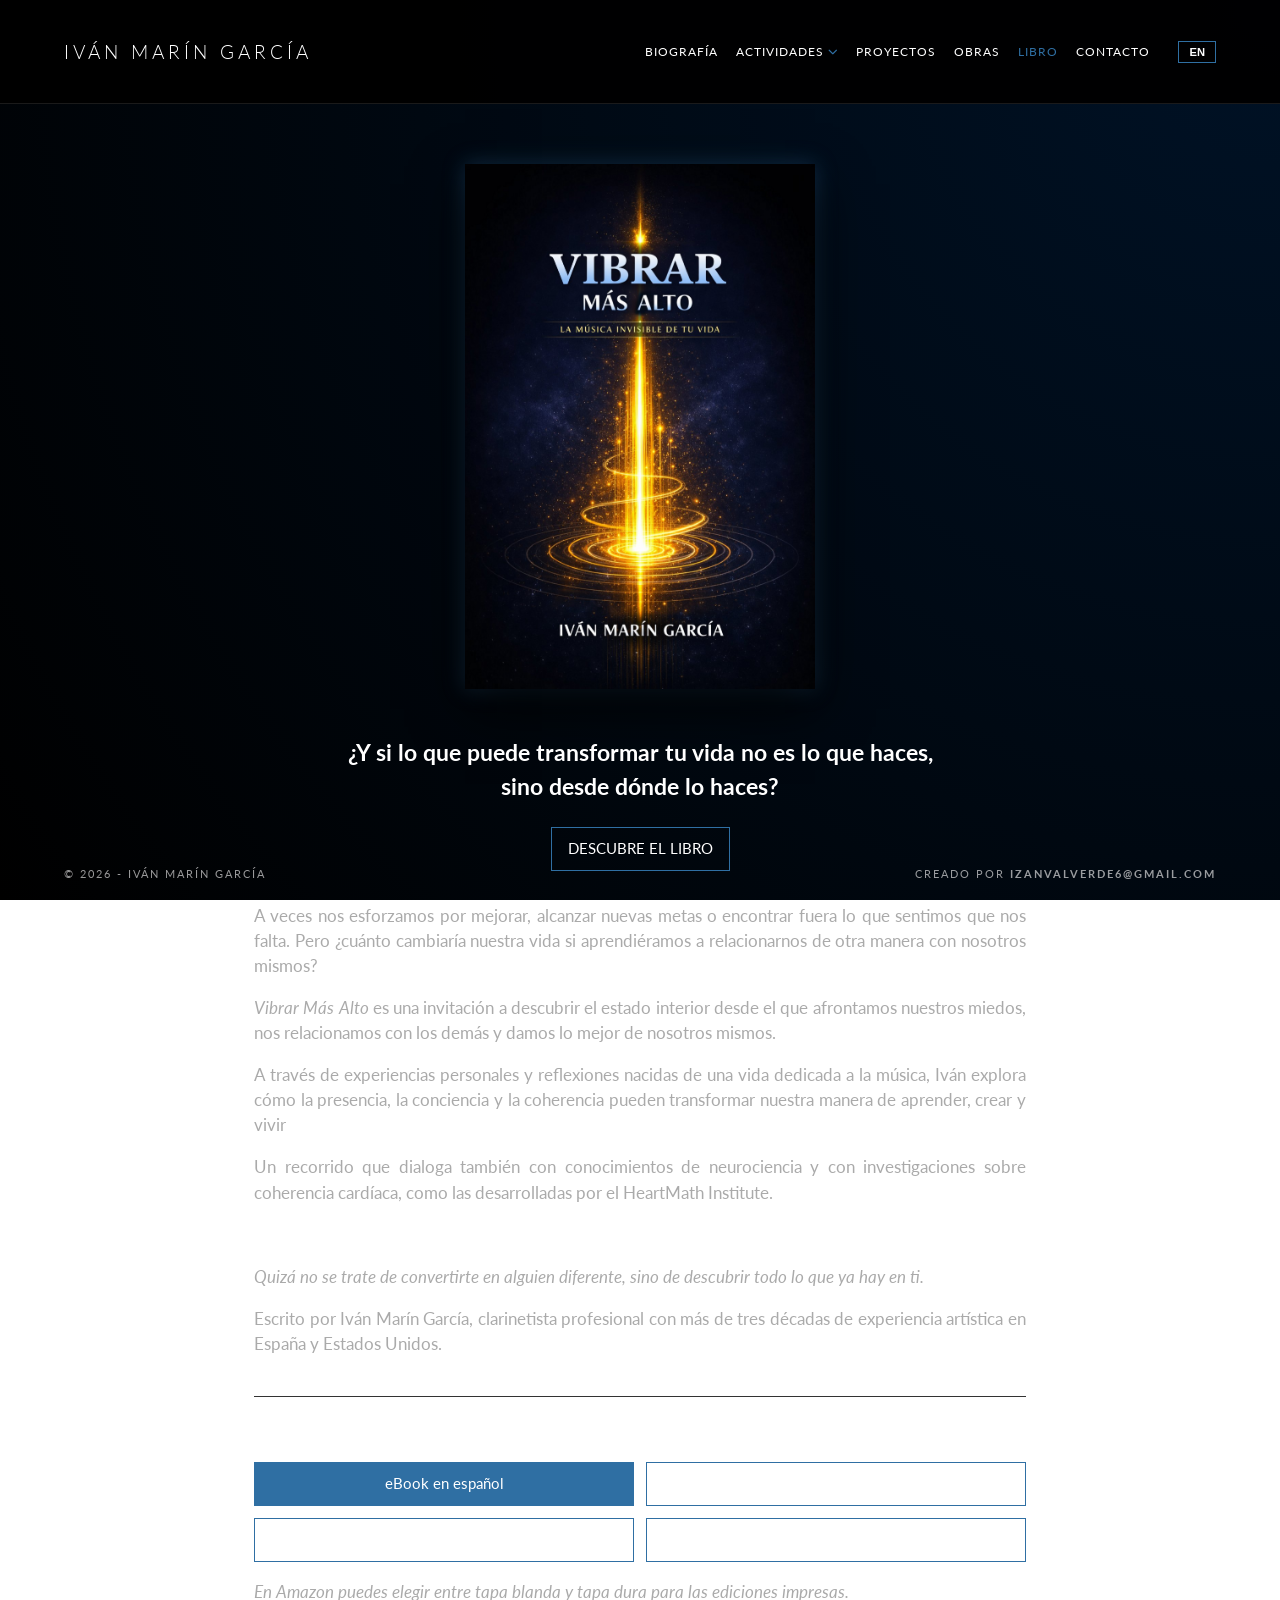
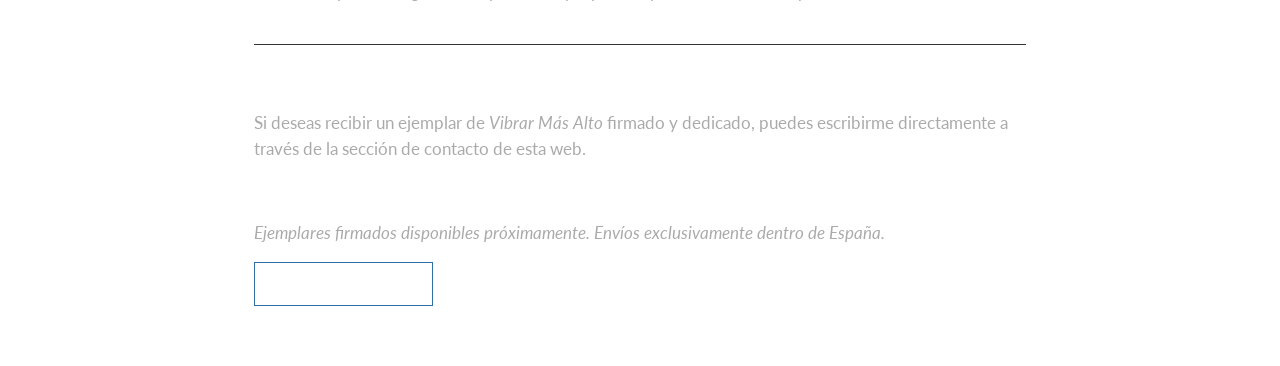
<file: libro.html>
<!DOCTYPE html>
<!-- Actualizacion de la seccion Libro - rama de pruebas 2026 -->
<html lang="es">
<head>
    <meta charset="UTF-8">
    <meta name="viewport" content="width=device-width, initial-scale=1.0">
    <title>Vibrar Más Alto | Iván Marín García</title>
    <meta name="description" content="Vibrar Más Alto, el libro de Iván Marín García. Disponible en Kindle, tapa blanda y tapa dura, en español e inglés.">
    <link rel="icon" type="image/x-icon" href="Imagenes/Logo.png">
    <link rel="stylesheet" href="https://cdnjs.cloudflare.com/ajax/libs/font-awesome/6.4.2/css/all.min.css">
    <link rel="stylesheet" href="libro.css">
    <link href="https://fonts.googleapis.com/css2?family=Lato:wght@300;400;700&display=swap" rel="stylesheet">
    <style>
        .book-edition { margin: 1.5rem auto 0; }
        .book-edition h2, .book-edition strong { color: var(--blanco); }
        .book-title { position: absolute; width: 1px; height: 1px; overflow: hidden; clip-path: inset(50%); white-space: nowrap; }
        .book-edition h2 { font-size: 1.15rem; line-height: 1.35; letter-spacing: .08em; scroll-margin-top: 11rem; }
        .book-edition p { margin-block: 1em; }
        .book-edition > .book-body-text {
            text-align: justify;
            hyphens: auto;
        }
        .book-question, .book-jump { text-align: center; }
        .book-question { font-size: clamp(1.2rem, 3vw, 1.45rem); line-height: 1.45; text-wrap: balance; }
        .book-edition .book-jump { margin-bottom: 2rem; }
        .book-section { border-top: 1px solid #333; margin-top: 2.5rem; padding-top: 1.5rem; }
        .book-actions { display: flex; flex-wrap: wrap; gap: .75rem; margin-top: 1rem; }
        .book-purchase { display: grid; grid-template-columns: repeat(2, minmax(0, 1fr)); }
        .book-button { display: inline-flex; align-items: center; justify-content: center; min-height: 44px; padding: .55rem 1rem; border: 1px solid var(--azul-contacto); color: var(--blanco); font-size: .95rem; text-align: center; text-decoration: none; }
        .book-button:hover, .book-primary { background: var(--azul-contacto); }
        .book-primary:hover { background: #1A4C8B; }
        .book-button:focus-visible, .lang-btn:focus-visible { outline: 2px solid var(--blanco); outline-offset: 4px; }
        @media (max-width: 900px) {
            .book-question br { display: none; }
        }
        @media (max-width: 540px) {
            .container-proyectos { padding-top: 32px; }
            .img-libro { max-width: 235px; }
            .book-purchase { grid-template-columns: 1fr; }
            .book-actions .book-button { flex: 1 1 100%; }
        }
    </style>
</head>

<!-- Google tag (gtag.js) -->
<script async src="https://www.googletagmanager.com/gtag/js?id=G-GDHJ97QS3Q"></script>
<script>
  window.dataLayer = window.dataLayer || [];
  function gtag(){dataLayer.push(arguments);}
  gtag('js', new Date());

  gtag('config', 'G-GDHJ97QS3Q');
</script>

<body class="interna-body">

    <header class="header-interna">
        <div class="brand"><a href="index.html">Iván Marín García</a></div>
        <nav class="nav-principal">
            <a href="biografia.html" data-es="Biografía" data-en="Biography">Biografía</a>
            <div class="nav-item dropdown">
                <a href="actividades.html" class="dropbtn" data-es="Actividades" data-en="Activities">Actividades</a>
                <span class="dropdown-arrow"><i class="fa-solid fa-chevron-down"></i></span>
                <div class="dropdown-menu">
                    <a href="actividades.html#acompanamiento" data-es="Acompañamiento Artístico" data-en="Artistic Accompaniment">Acompañamiento Artístico</a>
                    <a href="actividades.html#docencia" data-es="Docencia" data-en="Teaching">Docencia</a>
                    <a href="actividades.html#audio" data-es="Edición & Masterización" data-en="Editing & Mastering">Edición & Masterización</a>
                    <a href="actividades.html#charlas" data-es="Conferencias & Diálogos" data-en="Conferences & Dialogues">Conferencias & Diálogos</a>
                    <a href="actividades.html#boquillas" data-es="Retoque de Boquillas" data-en="Mouthpiece Refacing">Retoque de Boquillas</a>
                </div>
            </div>
            <a href="proyectos.html" data-es="Proyectos" data-en="Projects">Proyectos</a>
            <a href="obras.html" data-es="Obras" data-en="Works">Obras</a>
            <a href="libro.html" class="active" data-es="Libro" data-en="Book">Libro</a>
            <a href="contacto.html" data-es="Contacto" data-en="Contact">Contacto</a>
            <button id="lang-switch" class="lang-btn">EN</button>
        </nav>
    </header>

    <main class="container-proyectos">
        <section class="portada-container">
  <img id="portada-libro" src="Imagenes/Portada_Vibrar_Mas_Alto.png" alt="Portada de Vibrar Más Alto" class="img-libro"> 
        </section>

        <article lang="es" class="book-edition texto-unificado">
            <h1 class="book-title">Vibrar Más Alto. La música invisible de tu vida</h1>
            <p class="book-question"><strong>¿Y si lo que puede transformar tu vida no es lo que haces,<br> sino desde dónde lo haces?</strong></p>
            <p class="book-jump"><a class="book-button" href="#compra-es">DESCUBRE EL LIBRO</a></p>
            <p class="book-body-text">A veces nos esforzamos por mejorar, alcanzar nuevas metas o encontrar fuera lo que sentimos que nos falta. Pero ¿cuánto cambiaría nuestra vida si aprendiéramos a relacionarnos de otra manera con nosotros mismos?</p>
            <p class="book-body-text"><em>Vibrar Más Alto</em> es una invitación a descubrir el estado interior desde el que afrontamos nuestros miedos, nos relacionamos con los demás y damos lo mejor de nosotros mismos.</p>
            <p class="book-body-text">A través de experiencias personales y reflexiones nacidas de una vida dedicada a la música, Iván explora cómo la presencia, la conciencia y la coherencia pueden transformar nuestra manera de aprender, crear y vivir</p>
            <p class="book-body-text">Un recorrido que dialoga también con conocimientos de neurociencia y con investigaciones sobre coherencia cardíaca, como las desarrolladas por el HeartMath Institute.</p>
            <p><strong>No necesitas ser músico para encontrar tu propia voz.</strong></p>
            <p><em>Quizá no se trate de convertirte en alguien diferente, sino de descubrir todo lo que ya hay en ti.</em></p>
            <p class="book-body-text">Escrito por Iván Marín García, clarinetista profesional con más de tres décadas de experiencia artística en España y Estados Unidos.</p>
            <section class="book-section" aria-labelledby="compra-es">
                <h2 id="compra-es">DESCUBRE EL LIBRO</h2>
                <div class="book-actions book-purchase">
                    <a class="book-button book-primary" href="https://www.amazon.es/dp/B0HQ2B3TDK" target="_blank" rel="noopener">eBook en español</a>
                    <a class="book-button" href="https://www.amazon.es/dp/B0HQPRQY8W" target="_blank" rel="noopener">eBook en inglés</a>
                    <a class="book-button" href="https://www.amazon.es/s?i=stripbooks&amp;k=Vibrar%20M%C3%A1s%20Alto%20Iv%C3%A1n%20Mar%C3%ADn%20Garc%C3%ADa" target="_blank" rel="noopener">Edición impresa en español</a>
                    <a class="book-button" href="https://www.amazon.es/s?i=stripbooks&amp;k=Vibrate%20Higher%20Iv%C3%A1n%20Mar%C3%ADn%20Garc%C3%ADa" target="_blank" rel="noopener">Edición impresa en inglés</a>
                </div>
                <p><em>En Amazon puedes elegir entre tapa blanda y tapa dura para las ediciones impresas.</em></p>
            </section>
            <section class="book-section" aria-labelledby="firma-es">
                <h2 id="firma-es">UN LIBRO. UNA DEDICATORIA PERSONAL.</h2>
                <p>Si deseas recibir un ejemplar de <em>Vibrar Más Alto</em> firmado y dedicado, puedes escribirme directamente a través de la sección de contacto de esta web.</p>
                <p><strong>Será un placer dedicártelo personalmente.</strong></p>
                <p><em>Ejemplares firmados disponibles próximamente. Envíos exclusivamente dentro de España.</em></p>
                <a class="book-button" href="contacto.html">Contactar con el autor</a>
            </section>
        </article>
        <article lang="en" class="book-edition texto-unificado" hidden>
            <h1 class="book-title">Vibrate Higher. The Invisible Music of Your Life</h1>
            <p class="book-question"><strong>What if the key to transforming your life isn't what you do,<br> but the place within you from which you do it?</strong></p>
            <p class="book-jump"><a class="book-button" href="#compra-en">DISCOVER THE BOOK</a></p>
            <p class="book-body-text">We spend so much of our lives trying to improve, achieve more, or find outside ourselves what we feel is missing. But how much could change if we learned to relate to ourselves differently?</p>
            <p class="book-body-text"><em>Vibrate Higher</em> invites you to discover the inner state from which we face our fears, connect with others, and bring out the best in ourselves.</p>
            <p class="book-body-text">Drawing on personal experiences and reflections from a life devoted to music, Iván explores how presence, awareness, and inner coherence can transform the way we learn, create, and live.</p>
            <p class="book-body-text">The book also draws on insights from neuroscience and research into heart coherence, including work by the HeartMath Institute.</p>
            <p><strong>You don't have to be a musician to find your own voice.</strong></p>
            <p><em>Perhaps it's not about becoming someone different, but discovering what is already within you.</em></p>
            <p class="book-body-text">Written by Iván Marín García, a professional clarinetist with more than three decades of artistic experience in Spain and the United States.</p>
            <section class="book-section" aria-labelledby="compra-en">
                <h2 id="compra-en">DISCOVER THE BOOK</h2>
                <div class="book-actions book-purchase">
                    <a class="book-button book-primary" href="https://www.amazon.es/dp/B0HQPRQY8W" target="_blank" rel="noopener">English eBook</a>
                    <a class="book-button" href="https://www.amazon.es/dp/B0HQ2B3TDK" target="_blank" rel="noopener">Spanish eBook</a>
                    <a class="book-button" href="https://www.amazon.es/s?i=stripbooks&amp;k=Vibrate%20Higher%20Iv%C3%A1n%20Mar%C3%ADn%20Garc%C3%ADa" target="_blank" rel="noopener">English print edition</a>
                    <a class="book-button" href="https://www.amazon.es/s?i=stripbooks&amp;k=Vibrar%20M%C3%A1s%20Alto%20Iv%C3%A1n%20Mar%C3%ADn%20Garc%C3%ADa" target="_blank" rel="noopener">Spanish print edition</a>
                </div>
                <p><em>On Amazon, you can choose between paperback and hardcover for the print editions.</em></p>
            </section>
            <section class="book-section" aria-labelledby="firma-en">
                <h2 id="firma-en">A BOOK. A PERSONAL DEDICATION.</h2>
                <p>If you would like a signed and dedicated copy of <em>Vibrate Higher</em>, you can contact me directly through this website.</p>
                <p><strong>It would be a pleasure to write a personal dedication for you.</strong></p>
                <p><em>Signed copies coming soon. Shipping within Spain only.</em></p>
                <a class="book-button" href="contacto.html">Contact the author</a>
            </section>
        </article>
    </main>

    <footer class="home-footer">
        <p>&copy; 2026 - IVÁN MARÍN GARCÍA</p>
        <p class="creador">
        <span data-es="Creado por " data-en="Created by ">Creado por </span>
        <a href="https://mail.google.com/mail/?view=cm&fs=1&to=izanvalverde6@gmail.com" target="_blank" class="link-creador">IZANVALVERDE6@GMAIL.COM</a>
    </p>
    </footer>

    <script>
    const langSwitch = document.getElementById('lang-switch');
    let currentLang = localStorage.getItem('prefLang') === 'en' ? 'en' : 'es';

    const updateLanguage = (lang) => {
        const isSpanish = lang === 'es';
        const portada = document.getElementById('portada-libro');

        portada.src = isSpanish
            ? 'Imagenes/Portada_Vibrar_Mas_Alto.png'
            : 'Imagenes/Portada_Vibrate_Higher.png';
        portada.alt = isSpanish ? 'Portada de Vibrar Más Alto' : 'Cover of Vibrate Higher';

        document.querySelectorAll('.book-edition').forEach(edition => {
            edition.hidden = edition.lang !== lang;
        });
        document.querySelectorAll('[data-es]').forEach(element => {
            element.textContent = element.dataset[lang];
        });

        document.documentElement.lang = lang;
        document.title = isSpanish
            ? 'Vibrar Más Alto | Iván Marín García'
            : 'Vibrate Higher | Iván Marín García';
        langSwitch.textContent = isSpanish ? 'EN' : 'ES';
        langSwitch.lang = isSpanish ? 'en' : 'es';
        langSwitch.setAttribute('aria-label', isSpanish ? 'Read in English' : 'Leer en español');
        localStorage.setItem('prefLang', lang);
    };

    document.addEventListener('DOMContentLoaded', () => {
        const dropdown = document.querySelector('.nav-item.dropdown');
        const dropbtn = document.querySelector('.dropbtn');
        const arrow = document.querySelector('.dropdown-arrow');
        const menu = document.querySelector('.dropdown-menu');

        if (dropdown && dropbtn && menu) {
            const toggleMobileMenu = (e) => {
                if (window.innerWidth <= 900) {
                    if (!menu.classList.contains('active')) {
                        e.preventDefault(); 
                        e.stopPropagation();
                        menu.classList.add('active');
                        if (arrow) arrow.classList.add('active');
                    }
                }
            };

            dropbtn.addEventListener('click', toggleMobileMenu);

            if (arrow) {
                arrow.addEventListener('click', (e) => {
                    e.preventDefault();
                    e.stopPropagation();
                    menu.classList.toggle('active');
                    arrow.classList.toggle('active');
                });
            }

            document.addEventListener('click', (e) => {
                if (!dropdown.contains(e.target) && !langSwitch.contains(e.target)) {
                    menu.classList.remove('active');
                    if (arrow) arrow.classList.remove('active');
                }
            });
        }
    });

    langSwitch.addEventListener('click', () => {
        currentLang = (currentLang === 'es') ? 'en' : 'es';
        updateLanguage(currentLang);
    });

    updateLanguage(currentLang);
</script>
</body>
</html>
</file>
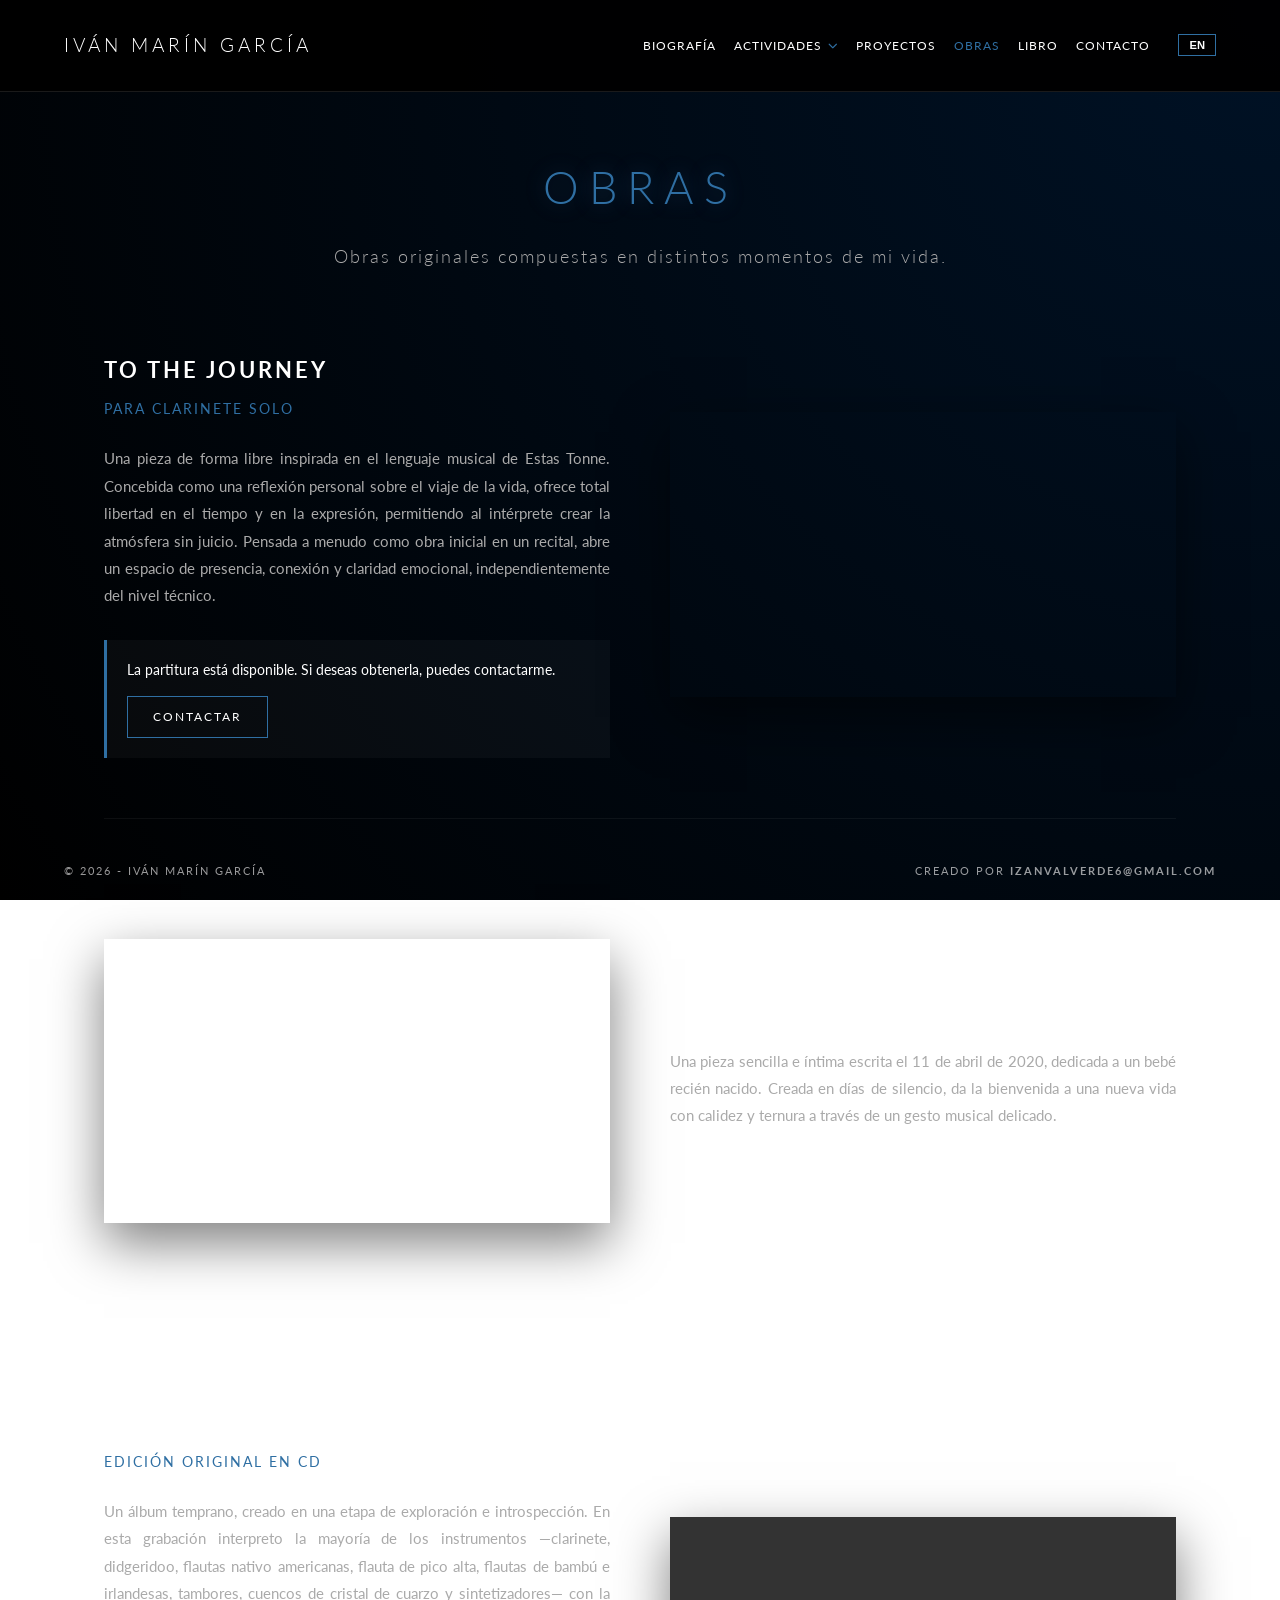
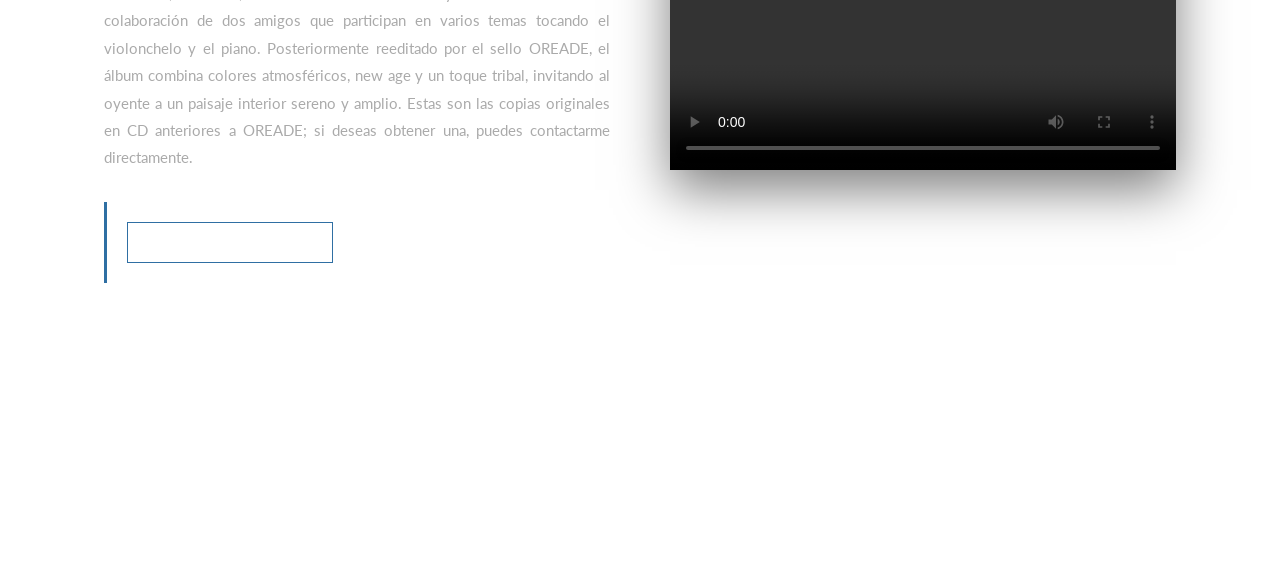
<file: obras.html>
<!DOCTYPE html>
<html lang="es">
<head>
    <meta charset="UTF-8">
    <meta name="viewport" content="width=device-width, initial-scale=1.0">
    <meta name="description" content="Obras originales de Iván Marín García: composiciones para clarinete y álbumes New Age.">
    <title>Obras | Iván Marín García</title>
    <link rel="icon" type="image/x-icon" href="Imagenes/Logo.png">
    <link rel="stylesheet" href="https://cdnjs.cloudflare.com/ajax/libs/font-awesome/6.4.2/css/all.min.css">
    <link rel="stylesheet" href="obras.css">
    <link href="https://fonts.googleapis.com/css2?family=Lato:wght@300;400;700&display=swap" rel="stylesheet">
</head>

<!-- Google tag (gtag.js) -->
<script async src="https://www.googletagmanager.com/gtag/js?id=G-GDHJ97QS3Q"></script>
<script>
  window.dataLayer = window.dataLayer || [];
  function gtag(){dataLayer.push(arguments);}
  gtag('js', new Date());

  gtag('config', 'G-GDHJ97QS3Q');
</script>

<body class="interna-body">

    <header class="header-interna">
        <div class="brand"><a href="index.html">Iván Marín García</a></div>
        <nav class="nav-principal">
            <a href="biografia.html" data-es="Biografía" data-en="Biography">Biografía</a>
            <div class="nav-item dropdown">
                <a href="actividades.html" class="dropbtn" data-es="Actividades" data-en="Activities">Actividades</a>
                <span class="dropdown-arrow"><i class="fa-solid fa-chevron-down"></i></span>
                <div class="dropdown-menu">
                    <a href="actividades.html#acompanamiento" data-es="Acompañamiento Artístico" data-en="Artistic Accompaniment">Acompañamiento Artístico</a>
                    <a href="actividades.html#docencia" data-es="Docencia" data-en="Teaching">Docencia</a>
                    <a href="actividades.html#audio" data-es="Edición & Masterización" data-en="Editing & Mastering">Edición & Masterización</a>
                    <a href="actividades.html#charlas" data-es="Conferencias & Diálogos" data-en="Conferences & Dialogues">Conferencias & Diálogos</a>
                    <a href="actividades.html#boquillas" data-es="Retoque de Boquillas" data-en="Mouthpiece Refacing">Retoque de Boquillas</a>
                </div>
            </div>
            <a href="proyectos.html" data-es="Proyectos" data-en="Projects">Proyectos</a>
            <a href="obras.html" class="active" data-es="Obras" data-en="Works">Obras</a> 
            <a href="libro.html" data-es="Libro" data-en="Book">Libro</a>
            <a href="contacto.html" data-es="Contacto" data-en="Contact">Contacto</a>
            <button id="lang-switch" class="lang-btn">EN</button>
        </nav>
    </header>

    <main class="container-obras">
        <section class="intro-obras">
            <h1 class="titulo-pagina" data-es="Obras" data-en="Works">Obras</h1>
            <p class="subtitulo-pagina" 
               data-es="Obras originales compuestas en distintos momentos de mi vida." 
               data-en="A selection of original works composed at different moments in my life.">
               Obras originales compuestas en distintos momentos de mi vida.
            </p>
        </section>

        <article class="obra-item">
            <div class="obra-texto">
                <h2 class="obra-titulo">TO THE JOURNEY</h2>
                <h3 class="obra-subtitulo" data-es="Para clarinete solo" data-en="For solo clarinet">Para clarinete solo</h3>
                <p class="obra-descripcion" 
                   data-es="Una pieza de forma libre inspirada en el lenguaje musical de Estas Tonne. Concebida como una reflexión personal sobre el viaje de la vida, ofrece total libertad en el tiempo y en la expresión, permitiendo al intérprete crear la atmósfera sin juicio. Pensada a menudo como obra inicial en un recital, abre un espacio de presencia, conexión y claridad emocional, independientemente del nivel técnico." 
                   data-en="A free-form piece inspired by the musical language of Estas Tonne. Conceived as a personal reflection on the journey of life, it allows complete freedom of timing and expression, inviting the performer to shape the atmosphere without judgment. Often used as an opening work, it creates a space for presence, connection and emotional clarity, regardless of technical level.">
                   Una pieza de forma libre inspirada en el lenguaje musical de Estas Tonne. Concebida como una reflexión personal sobre el viaje de la vida, ofrece total libertad en el tiempo y en la expresión, permitiendo al intérprete crear la atmósfera sin juicio. Pensada a menudo como obra inicial en un recital, abre un espacio de presencia, conexión y claridad emocional, independientemente del nivel técnico.
                </p>
                <div class="obra-cta">
                    <p data-es="La partitura está disponible. Si deseas obtenerla, puedes contactarme." 
                       data-en="The score is available. If you would like to obtain it, feel free to contact me.">
                       La partitura está disponible. Si deseas obtenerla, puedes contactarme.
                    </p>
                    <a href="contacto.html" class="btn-obras" data-es="Contactar" data-en="Contact">Contactar</a>
                </div>
            </div>
            <div class="obra-video">
                <iframe src="https://www.youtube.com/embed/slalP_yRbtQ" frameborder="0" allowfullscreen></iframe>
            </div>
        </article>

        <article class="obra-item reverse">
            <div class="obra-texto">
                <h2 class="obra-titulo">BELLA</h2>
                <p class="obra-descripcion" 
                   data-es="Una pieza sencilla e íntima escrita el 11 de abril de 2020, dedicada a un bebé recién nacido. Creada en días de silencio, da la bienvenida a una nueva vida con calidez y ternura a través de un gesto musical delicado." 
                   data-en="A simple and intimate piece written on April 11th, 2020, dedicated to a newborn baby. Created during quiet days, it welcomes a new life with warmth and tenderness through a gentle musical gesture.">
                   Una pieza sencilla e íntima escrita el 11 de abril de 2020, dedicada a un bebé recién nacido. Creada en días de silencio, da la bienvenida a una nueva vida con calidez y ternura a través de un gesto musical delicado.
                </p>
            </div>
            <div class="obra-video">
                <iframe src="https://www.youtube.com/embed/x8hKEiR23vU" frameborder="0" allowfullscreen></iframe>
            </div>
        </article>

        <article class="obra-item">
            <div class="obra-texto">
                <h2 class="obra-titulo">TO THE JOURNEY</h2>
                <h3 class="obra-subtitulo" data-es="Edición original en CD" data-en="Original CD edition">Edición original en CD</h3>
                <p class="obra-descripcion" 
                   data-es="Un álbum temprano, creado en una etapa de exploración e introspección. En esta grabación interpreto la mayoría de los instrumentos —clarinete, didgeridoo, flautas nativo americanas, flauta de pico alta, flautas de bambú e irlandesas, tambores, cuencos de cristal de cuarzo y sintetizadores— con la colaboración de dos amigos que participan en varios temas tocando el violonchelo y el piano. Posteriormente reeditado por el sello OREADE, el álbum combina colores atmosféricos, new age y un toque tribal, invitando al oyente a un paisaje interior sereno y amplio. Estas son las copias originales en CD anteriores a OREADE; si deseas obtener una, puedes contactarme directamente." 
                   data-en="An early album created during a period of exploration and introspection. I perform most of the instruments on this recording —including clarinet, didgeridoo, Native American flutes, alto recorder, bamboo and Irish flutes, drums, quartz crystal bowls and synthesizers— with the collaboration of two friends who appear on several tracks playing cello and piano. Later reissued by the OREADE label, the album blends atmospheric, new‑age and lightly tribal colors, inviting the listener into a calm and spacious inner landscape. These are the original pre-OREADE CD copies; if you would like to obtain one, you can contact me directly.">
                   Un álbum temprano, creado en una etapa de exploración e introspección. En esta grabación interpreto la mayoría de los instrumentos —clarinete, didgeridoo, flautas nativo americanas, flauta de pico alta, flautas de bambú e irlandesas, tambores, cuencos de cuarzo y sintetizadores— con la colaboración de dos amigos que participan en varios temas tocando el violonchelo y el piano. Posteriormente reeditado por el sello OREADE, el álbum combina colores atmosféricos, new age y un toque tribal, invitando al oyente a un paisaje interior sereno y amplio. Estas son las copias originales en CD anteriores a OREADE; si deseas obtener una, puedes contactarme directamente.
                </p>
                <div class="obra-cta">
                    <a href="contacto.html" class="btn-obras" data-es="Solicitar copia CD" data-en="Request CD copy">Solicitar copia CD</a>
                </div>
            </div>
            <div class="obra-video local-video">
                <video controls playsinline>
                    <source src="Imagenes/Dance Of Duality. Sacral Chakra - Ivan Marin Garcia.mp4#t=1" type="video/mp4">
                    Tu navegador no soporta la reproducción de video.
                </video>
            </div>
        </article>
    </main>

    <footer class="home-footer">
        <p>&copy; 2026 - Iván Marín García</p>
        <p class="creador">
        <span data-es="Creado por " data-en="Created by ">Creado por </span>
        <a href="https://mail.google.com/mail/?view=cm&fs=1&to=izanvalverde6@gmail.com" target="_blank" class="link-creador">IZANVALVERDE6@GMAIL.COM</a>
    </p>
    </footer>

    <script>
        const langSwitch = document.getElementById('lang-switch');
        let currentLang = localStorage.getItem('prefLang') || 'es';

        const updateLanguage = (lang) => {
            document.querySelectorAll('[data-es]').forEach(el => {
                el.innerHTML = el.getAttribute(`data-${lang}`);
            });
            document.title = (lang === 'es') ? "Obras | Iván Marín García" : "Works | Iván Marín García";
            langSwitch.innerText = lang === 'es' ? 'EN' : 'ES';
            localStorage.setItem('prefLang', lang);
        };

        langSwitch.addEventListener('click', () => {
            currentLang = (currentLang === 'es') ? 'en' : 'es';
            updateLanguage(currentLang);
        });

        document.addEventListener('DOMContentLoaded', () => {
            const dropdown = document.querySelector('.nav-item.dropdown');
            const dropbtn = document.querySelector('.dropbtn');
            const arrow = document.querySelector('.dropdown-arrow');
            const menu = document.querySelector('.dropdown-menu');

            if (dropdown && dropbtn && menu) {
                const toggleMobileMenu = (e) => {
                    if (window.innerWidth <= 900) {
                        if (!menu.classList.contains('active')) {
                            e.preventDefault(); 
                            e.stopPropagation();
                            menu.classList.add('active');
                            if (arrow) arrow.classList.add('active');
                        } 
                    }
                };

                dropbtn.addEventListener('click', toggleMobileMenu);

                if (arrow) {
                    arrow.addEventListener('click', (e) => {
                        e.preventDefault();
                        e.stopPropagation();
                        menu.classList.toggle('active');
                        arrow.classList.toggle('active');
                    });
                }

                document.addEventListener('click', (e) => {
                    if (!dropdown.contains(e.target)) {
                        menu.classList.remove('active');
                        if (arrow) arrow.classList.remove('active');
                    }
                });
            }
            updateLanguage(currentLang);
        });
    </script>
</body>
</html>
</file>
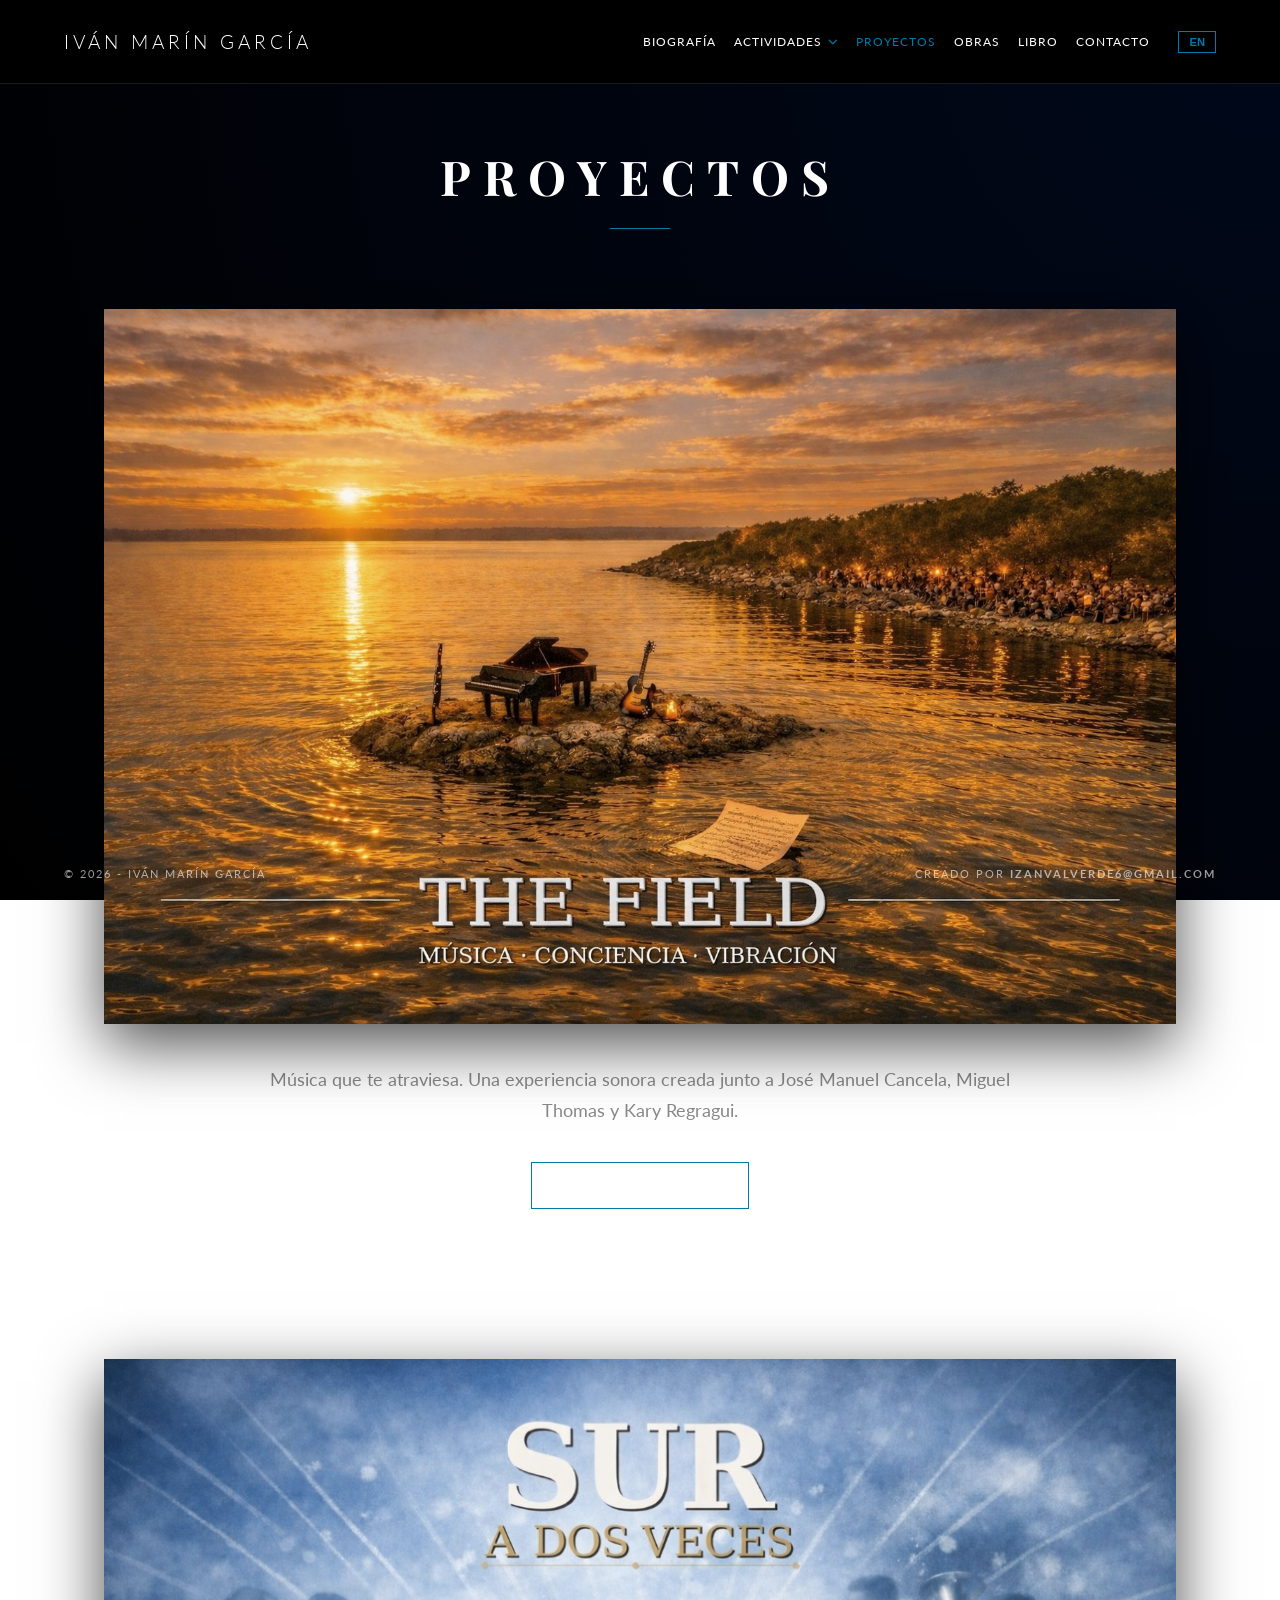
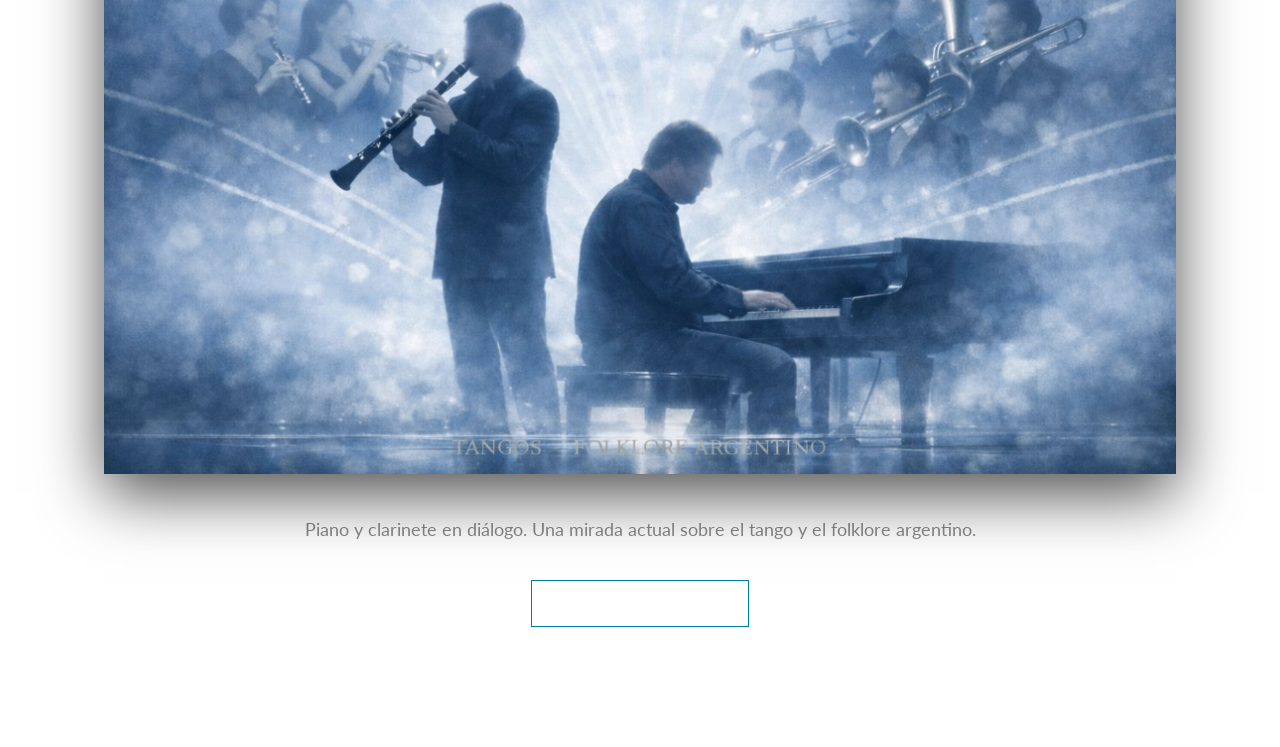
<file: proyectos.html>
<!DOCTYPE html>
<html lang="es">
<head>
    <meta charset="UTF-8">
    <meta name="viewport" content="width=device-width, initial-scale=1.0">
    <title>Proyectos | Iván Marín García</title>
    <link rel="icon" type="image/x-icon" href="Imagenes/Logo.png">
    <link rel="stylesheet" href="https://cdnjs.cloudflare.com/ajax/libs/font-awesome/6.4.2/css/all.min.css">
    <link rel="stylesheet" href="proyectos.css">
    <link href="https://fonts.googleapis.com/css2?family=Playfair+Display:ital,wght@0,400;0,700;1,400&family=Lato:wght@300;400;700&display=swap" rel="stylesheet">
</head>

<!-- Google tag (gtag.js) -->
<script async src="https://www.googletagmanager.com/gtag/js?id=G-GDHJ97QS3Q"></script>
<script>
  window.dataLayer = window.dataLayer || [];
  function gtag(){dataLayer.push(arguments);}
  gtag('js', new Date());

  gtag('config', 'G-GDHJ97QS3Q');
</script>

<body class="interna-body">

    <header class="header-interna">
        <div class="brand"><a href="index.html">Iván Marín García</a></div>
        <nav class="nav-principal">
            <a href="biografia.html" data-es="Biografía" data-en="Biography">Biografía</a>
            <div class="nav-item dropdown">
                <a href="actividades.html" class="dropbtn" data-es="Actividades" data-en="Activities">Actividades</a>
                <span class="dropdown-arrow"><i class="fa-solid fa-chevron-down"></i></span>
                <div class="dropdown-menu">
                    <a href="actividades.html#acompanamiento" data-es="Acompañamiento Artístico" data-en="Artistic Accompaniment">Acompañamiento Artístico</a>
                    <a href="actividades.html#docencia" data-es="Docencia" data-en="Teaching">Docencia</a>
                    <a href="actividades.html#audio" data-es="Edición & Masterización" data-en="Editing & Mastering">Edición & Masterización</a>
                    <a href="actividades.html#charlas" data-es="Conferencias & Diálogos" data-en="Conferences & Dialogues">Conferencias & Diálogos</a>
                    <a href="actividades.html#boquillas" data-es="Retoque de Boquillas" data-en="Mouthpiece Refacing">Retoque de Boquillas</a>
                </div>
            </div>
            <a href="proyectos.html" class="active" data-es="Proyectos" data-en="Projects">Proyectos</a>
            <a href="obras.html" data-es="Obras" data-en="Works">Obras</a>
            <a href="libro.html" data-es="Libro" data-en="Book">Libro</a>
            <a href="contacto.html" data-es="Contacto" data-en="Contact">Contacto</a>
            <button id="lang-switch" class="lang-btn">EN</button>
        </nav>
    </header>

    <main class="proyectos-container">
        <header class="proyectos-header">
            <h1 data-es="Proyectos" data-en="Projects">Proyectos</h1>
            <div class="linea-decorativa"></div>
        </header>

        <div class="proyectos-vertical-list">
            <article class="proyecto-block">
                <div class="proyecto-visual">
                    <img src="Imagenes/THE FIELD.jpeg" alt="Proyecto THE FIELD" data-src-es="Imagenes/THE FIELD.jpeg" data-src-en="Imagenes/THE FIELD_EN.jpeg">
                </div>
                <div class="proyecto-contenido">
                    <p data-es="Música que te atraviesa. Una experiencia sonora creada junto a José Manuel Cancela, Miguel Thomas y Kary Regragui." 
                       data-en="Music that goes through you. A sonic experience created with José Manuel Cancela, Miguel Thomas, and Kary Regragui.">
                       Música que te atraviesa. Una experiencia sonora creada junto a José Manuel Cancela, Miguel Thomas y Kary Regragui.
                    </p>
                    <a href="the-field.html" class="btn-proyecto" data-es="VER PROYECTO" data-en="VIEW PROJECT">VER PROYECTO</a>
                </div>
            </article>

            <article class="proyecto-block">
                <div class="proyecto-visual">
                    <img src="Imagenes/SUR A DOS VOCES.jpeg" alt="Proyecto TANGOS">
                </div>
                <div class="proyecto-contenido">
                    <p data-es="Piano y clarinete en diálogo. Una mirada actual sobre el tango y el folklore argentino." 
                       data-en="Piano and clarinet in dialogue. A contemporary perspective on tango and Argentine folklore.">
                       Piano y clarinete en diálogo. Una mirada actual sobre el tango y el folklore argentino.
                    </p>
                    <a href="sur-a-dos-voces.html" class="btn-proyecto" data-es="VER PROYECTO" data-en="VIEW PROJECT">VER PROYECTO</a>
                </div>
            </article>
        </div>
    </main>

    <footer class="home-footer">
        <p>&copy; 2026 - Iván Marín García</p>
        <p class="creador">
        <span data-es="Creado por " data-en="Created by ">Creado por </span>
        <a href="https://mail.google.com/mail/?view=cm&fs=1&to=izanvalverde6@gmail.com" target="_blank" class="link-creador">IZANVALVERDE6@GMAIL.COM</a>
    </p>
    </footer>

    <script>
        const langSwitch = document.getElementById('lang-switch');
        let currentLang = localStorage.getItem('prefLang') || 'es';

       const updateLanguage = (lang) => {
            // Cambiar textos
            document.querySelectorAll('[data-es]').forEach(el => {
                el.innerHTML = el.getAttribute(`data-${lang}`);
            });
            
            // Cambiar imágenes
            document.querySelectorAll('img[data-src-es]').forEach(img => {
                img.src = img.getAttribute(`data-src-${lang}`);
            });

            document.title = (lang === 'es') ? "Proyectos | Iván Marín García" : "Projects | Iván Marín García";
            langSwitch.innerText = lang === 'es' ? 'EN' : 'ES';
            localStorage.setItem('prefLang', lang);
        };

        langSwitch.addEventListener('click', () => {
            currentLang = (currentLang === 'es') ? 'en' : 'es';
            updateLanguage(currentLang);
        });

        document.addEventListener('DOMContentLoaded', () => {
            const dropdown = document.querySelector('.nav-item.dropdown');
            const dropbtn = document.querySelector('.dropbtn');
            const arrow = document.querySelector('.dropdown-arrow');
            const menu = document.querySelector('.dropdown-menu');

            if (dropdown && dropbtn && menu) {
                const toggleMobileMenu = (e) => {
                    if (window.innerWidth <= 900) {
                        if (!menu.classList.contains('active')) {
                            e.preventDefault(); 
                            e.stopPropagation();
                            menu.classList.add('active');
                            if (arrow) arrow.classList.add('active');
                        } 
                    }
                };

                dropbtn.addEventListener('click', toggleMobileMenu);

                if (arrow) {
                    arrow.addEventListener('click', (e) => {
                        e.preventDefault();
                        e.stopPropagation();
                        menu.classList.toggle('active');
                        arrow.classList.toggle('active');
                    });
                }

                document.addEventListener('click', (e) => {
                    if (!dropdown.contains(e.target)) {
                        menu.classList.remove('active');
                        if (arrow) arrow.classList.remove('active');
                    }
                });
            }
            updateLanguage(currentLang);
        });
    </script>
</body>
</html>
</file>
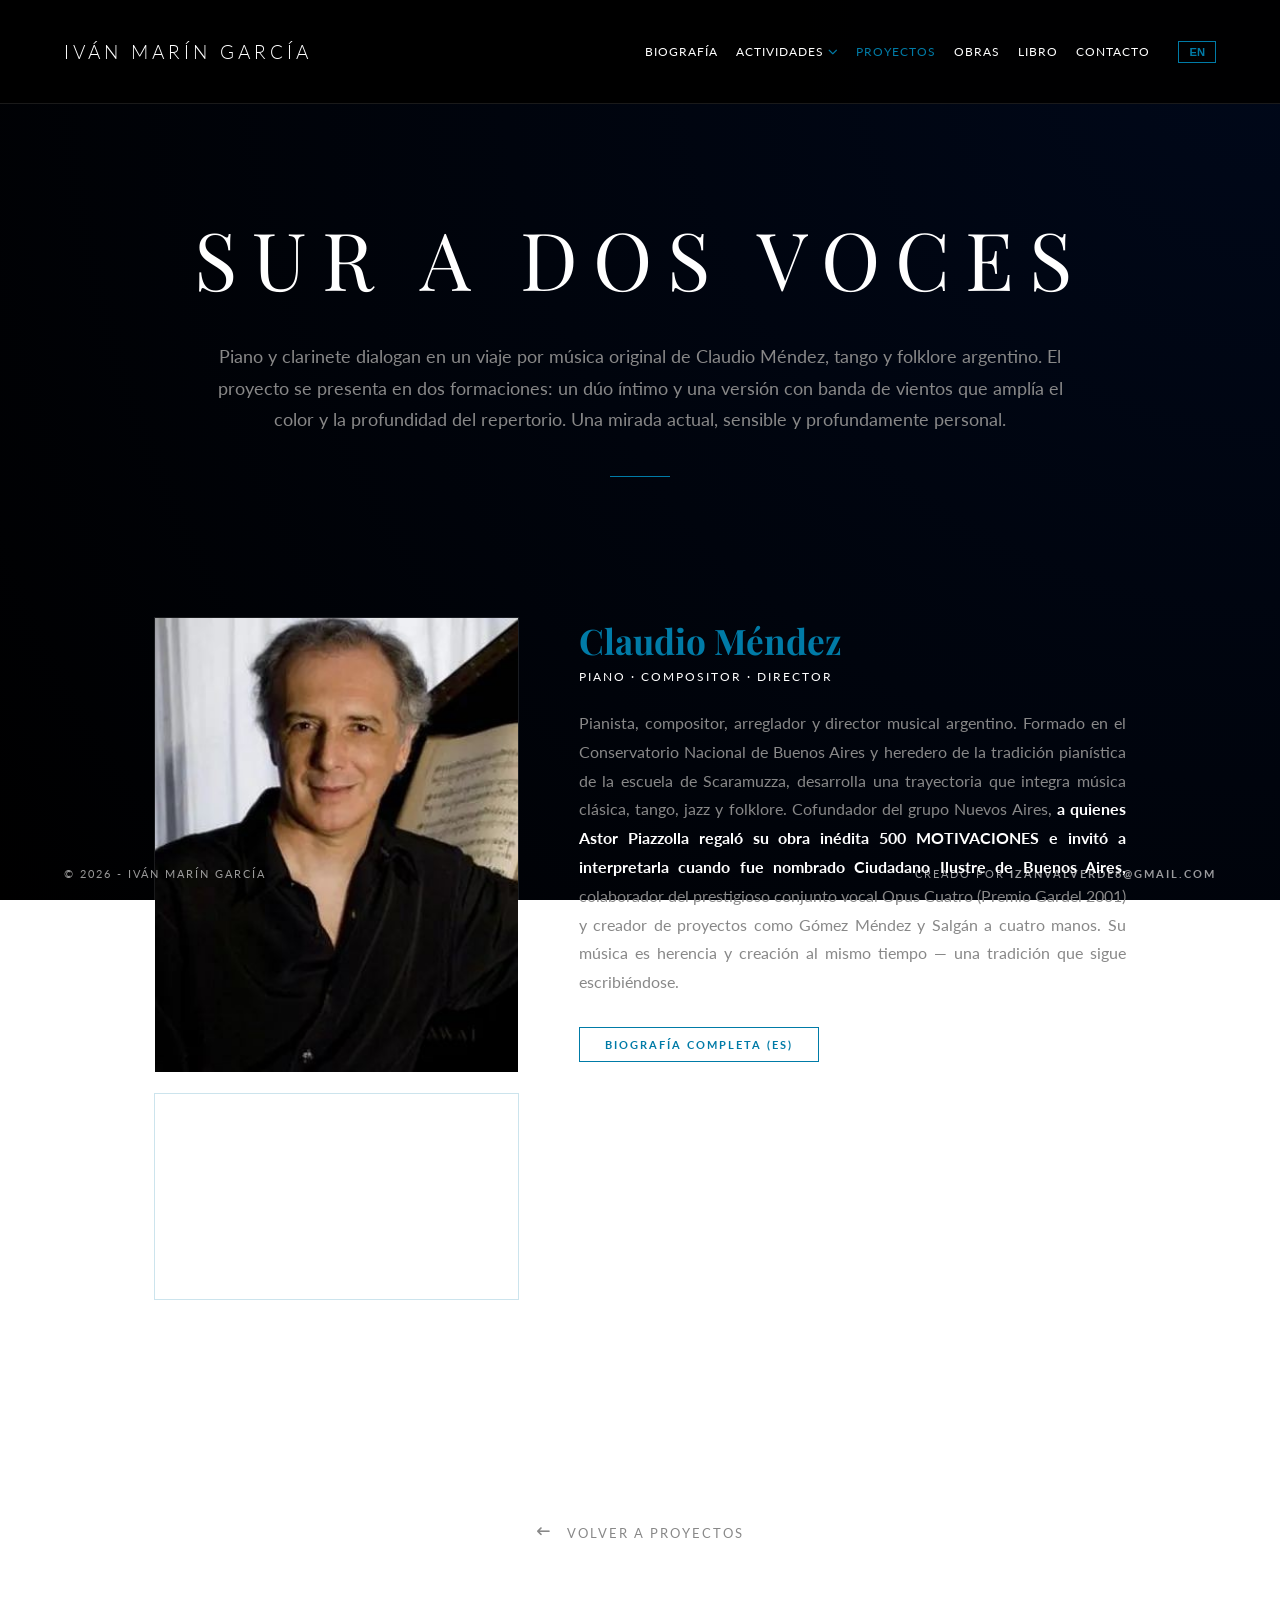
<file: sur-a-dos-voces.html>
<!DOCTYPE html>
<html lang="es">
<head>
    <meta charset="UTF-8">
    <meta name="viewport" content="width=device-width, initial-scale=1.0">
    <title>SUR A DOS VOCES | Iván Marín García</title>
    <link rel="icon" type="image/x-icon" href="Imagenes/Logo.png">
    <link rel="stylesheet" href="https://cdnjs.cloudflare.com/ajax/libs/font-awesome/6.4.2/css/all.min.css">
    <link rel="stylesheet" href="sur-a-dos-voces.css">
    <link href="https://fonts.googleapis.com/css2?family=Playfair+Display:ital,wght@0,400;0,700;1,400&family=Lato:wght@300;400;700&display=swap" rel="stylesheet">
</head>

<!-- Google tag (gtag.js) -->
<script async src="https://www.googletagmanager.com/gtag/js?id=G-GDHJ97QS3Q"></script>
<script>
  window.dataLayer = window.dataLayer || [];
  function gtag(){dataLayer.push(arguments);}
  gtag('js', new Date());

  gtag('config', 'G-GDHJ97QS3Q');
</script>

<body class="interna-body">

    <header class="header-interna">
        <div class="brand"><a href="index.html">Iván Marín García</a></div>
        <nav class="nav-principal">
            <a href="biografia.html" data-es="Biografía" data-en="Biography">Biografía</a>
            
            <div class="nav-item dropdown">
                <a href="actividades.html" class="dropbtn" data-es="Actividades" data-en="Activities">Actividades</a>
                <span class="dropdown-arrow"><i class="fa-solid fa-chevron-down"></i></span>
                <div class="dropdown-menu">
                    <a href="actividades.html#acompanamiento" data-es="Acompañamiento Artístico" data-en="Artistic Accompaniment">Acompañamiento Artístico</a>
                    <a href="actividades.html#docencia" data-es="Docencia" data-en="Teaching">Docencia</a>
                    <a href="actividades.html#audio" data-es="Edición & Masterización" data-en="Editing & Mastering">Edición & Masterización</a>
                    <a href="actividades.html#charlas" data-es="Conferencias & Diálogos" data-en="Conferences & Dialogues">Conferencias & Diálogos</a>
                    <a href="actividades.html#boquillas" data-es="Retoque de Boquillas" data-en="Mouthpiece Refacing">Retoque de Boquillas</a>
                </div>
            </div>

            <a href="proyectos.html" class="active" data-es="Proyectos" data-en="Projects">Proyectos</a>
            <a href="obras.html" data-es="Obras" data-en="Works">Obras</a>
            <a href="libro.html" data-es="Libro" data-en="Book">Libro</a>
            <a href="contacto.html" data-es="Contacto" data-en="Contact">Contacto</a>
            <button id="lang-switch" class="lang-btn">EN</button>
        </nav>
    </header>

    <main class="field-container">
        <section class="field-hero">
            <h1 class="glitch-text">SUR A DOS VOCES</h1>
            <p class="manifesto">
                <span data-es="Piano y clarinete dialogan en un viaje por música original de Claudio Méndez, tango y folklore argentino. El proyecto se presenta en dos formaciones: un dúo íntimo y una versión con banda de vientos que amplía el color y la profundidad del repertorio. Una mirada actual, sensible y profundamente personal." 
                      data-en="Piano and clarinet journey through original music by Claudio Méndez, tango, and Argentine folklore. The project is presented in two formations: an intimate duo and a version with wind band that expands the color and depth of the repertoire. A contemporary, sensitive, and deeply personal perspective.">
                    Piano y clarinete dialogan en un viaje por música original de Claudio Méndez, tango y folklore argentino. El proyecto se presenta en dos formaciones: un dúo íntimo y una versión con banda de vientos que amplía el color y la profundidad del repertorio. Una mirada actual, sensible y profundamente personal.
                </span>
            </p>
            <div class="linea-decorativa"></div>
        </section>

        <div class="team-wrapper">
            <article class="member-card">
                <div class="member-media">
                    <div class="photo-container">
                        <img src="Imagenes/Claudio Méndez.jpeg" alt="Claudio Méndez" class="photo">
                    </div>
                    <div class="video-box">
                        <iframe width="560" height="315" src="https://www.youtube.com/embed/cOC5OQc9Ri8" title="YouTube video player" frameborder="0" allow="accelerometer; autoplay; clipboard-write; encrypted-media; gyroscope; picture-in-picture; web-share" referrerpolicy="strict-origin-when-cross-origin" allowfullscreen></iframe>
                    </div>
                </div>
                
                <div class="member-text">
                    <h2>Claudio Méndez</h2>
                    <span class="role" data-es="Piano · Compositor · Director" data-en="Piano · Composer · Director">Piano Compositor · Director</span>
                    <p class="bio-summary">
                        <span data-es="Pianista, compositor, arreglador y director musical argentino. Formado en el Conservatorio Nacional de Buenos Aires y heredero de la tradición pianística de la escuela de Scaramuzza, desarrolla una trayectoria que integra música clásica, tango, jazz y folklore. Cofundador del grupo Nuevos Aires," 
                            data-en="Argentine pianist, composer, arranger, and musical director. Trained at the National Conservatory of Buenos Aires and heir to the pianistic tradition of the Scaramuzza school, he has developed a career that bridges classical music, tango, jazz, and Argentine folklore. Cofounder of the group Nuevos Aires,">
                        </span>

                        <b class="texto-blanco" 
                        data-es=" a quienes Astor Piazzolla regaló su obra inédita 500 MOTIVACIONES e invitó a interpretarla cuando fue nombrado Ciudadano Ilustre de Buenos Aires," 
                        data-en=" to whom Astor Piazzolla gifted his unpublished work 500 MOTIVACIONES and invited them to perform it when he was named Distinguished Citizen of Buenos Aires,">
                        </b>

                        <span data-es=" colaborador del prestigioso conjunto vocal Opus Cuatro (Premio Gardel 2001) y creador de proyectos como Gómez Méndez y Salgán a cuatro manos. Su música es herencia y creación al mismo tiempo — una tradición que sigue escribiéndose." 
                            data-en=" collaborator of the renowned vocal ensemble Opus Cuatro (Premio Gardel 2001), and creator of projects such as Gómez Méndez and Salgán a cuatro manos. His music is both heritage and creation — a tradition still being written.">
                        </span>
                    </p>
                    <div class="member-actions">
                        <a href="Imagenes/Claudio_Mendez_Bio_ES.pdf" id="cv-mendez" class="btn-cv" target="_blank" data-es="BIOGRAFÍA COMPLETA (ES)" data-en="FULL BIOGRAPHY (EN)">BIOGRAFÍA COMPLETA (ES)</a>
                    </div>
                </div>
            </article>
        </div>

        <div class="back-link-container">
            <a href="proyectos.html" class="back-link">
                <i class="fa-solid fa-arrow-left-long"></i>
                <span data-es="Volver a Proyectos" data-en="Back to Projects">Volver a Proyectos</span>
            </a>
        </div>
    </main>

    <footer class="home-footer">
        <p>&copy; 2026 - Iván Marín García</p>
        <p class="creador">
        <span data-es="Creado por " data-en="Created by ">Creado por </span>
        <a href="https://mail.google.com/mail/?view=cm&fs=1&to=izanvalverde6@gmail.com" target="_blank" class="link-creador">IZANVALVERDE6@GMAIL.COM</a>
    </p>
    </footer>

    <script>
        const langSwitch = document.getElementById('lang-switch');
        let currentLang = localStorage.getItem('prefLang') || 'es';

        const updateLanguage = (lang) => {
            document.querySelectorAll('[data-es]').forEach(el => {
                const text = el.getAttribute(`data-${lang}`);
                if (text) { el.innerHTML = text; }
            });

            const cvPaths = {
                'cv-mendez': { es: 'Imagenes/Claudio_Mendez_Bio_ES.pdf', en: 'Imagenes/Claudio_Mendez_Bio_EN.pdf' }
            };

            for (const id in cvPaths) {
                const el = document.getElementById(id);
                if (el) { el.href = cvPaths[id][lang]; }
            }

            langSwitch.innerText = lang === 'es' ? 'EN' : 'ES';
            localStorage.setItem('prefLang', lang);
        };

        langSwitch.addEventListener('click', () => {
            currentLang = currentLang === 'es' ? 'en' : 'es';
            updateLanguage(currentLang);
        });

        document.addEventListener('DOMContentLoaded', () => {
            updateLanguage(currentLang);

            const dropbtn = document.querySelector('.dropbtn');
            const menu = document.querySelector('.dropdown-menu');
            const arrow = document.querySelector('.dropdown-arrow');

            if (dropbtn && arrow) {
                dropbtn.addEventListener('click', (e) => {
                    if (window.innerWidth <= 900) {
                        if (!menu.classList.contains('active')) {
                            e.preventDefault();
                            menu.classList.add('active');
                            arrow.classList.add('active');
                        }
                    }
                });

                arrow.addEventListener('click', (e) => {
                    if (window.innerWidth <= 900) {
                        e.stopPropagation();
                        menu.classList.toggle('active');
                        arrow.classList.toggle('active');
                    }
                });
            }
        });
    </script>
</body>
</html>
</file>
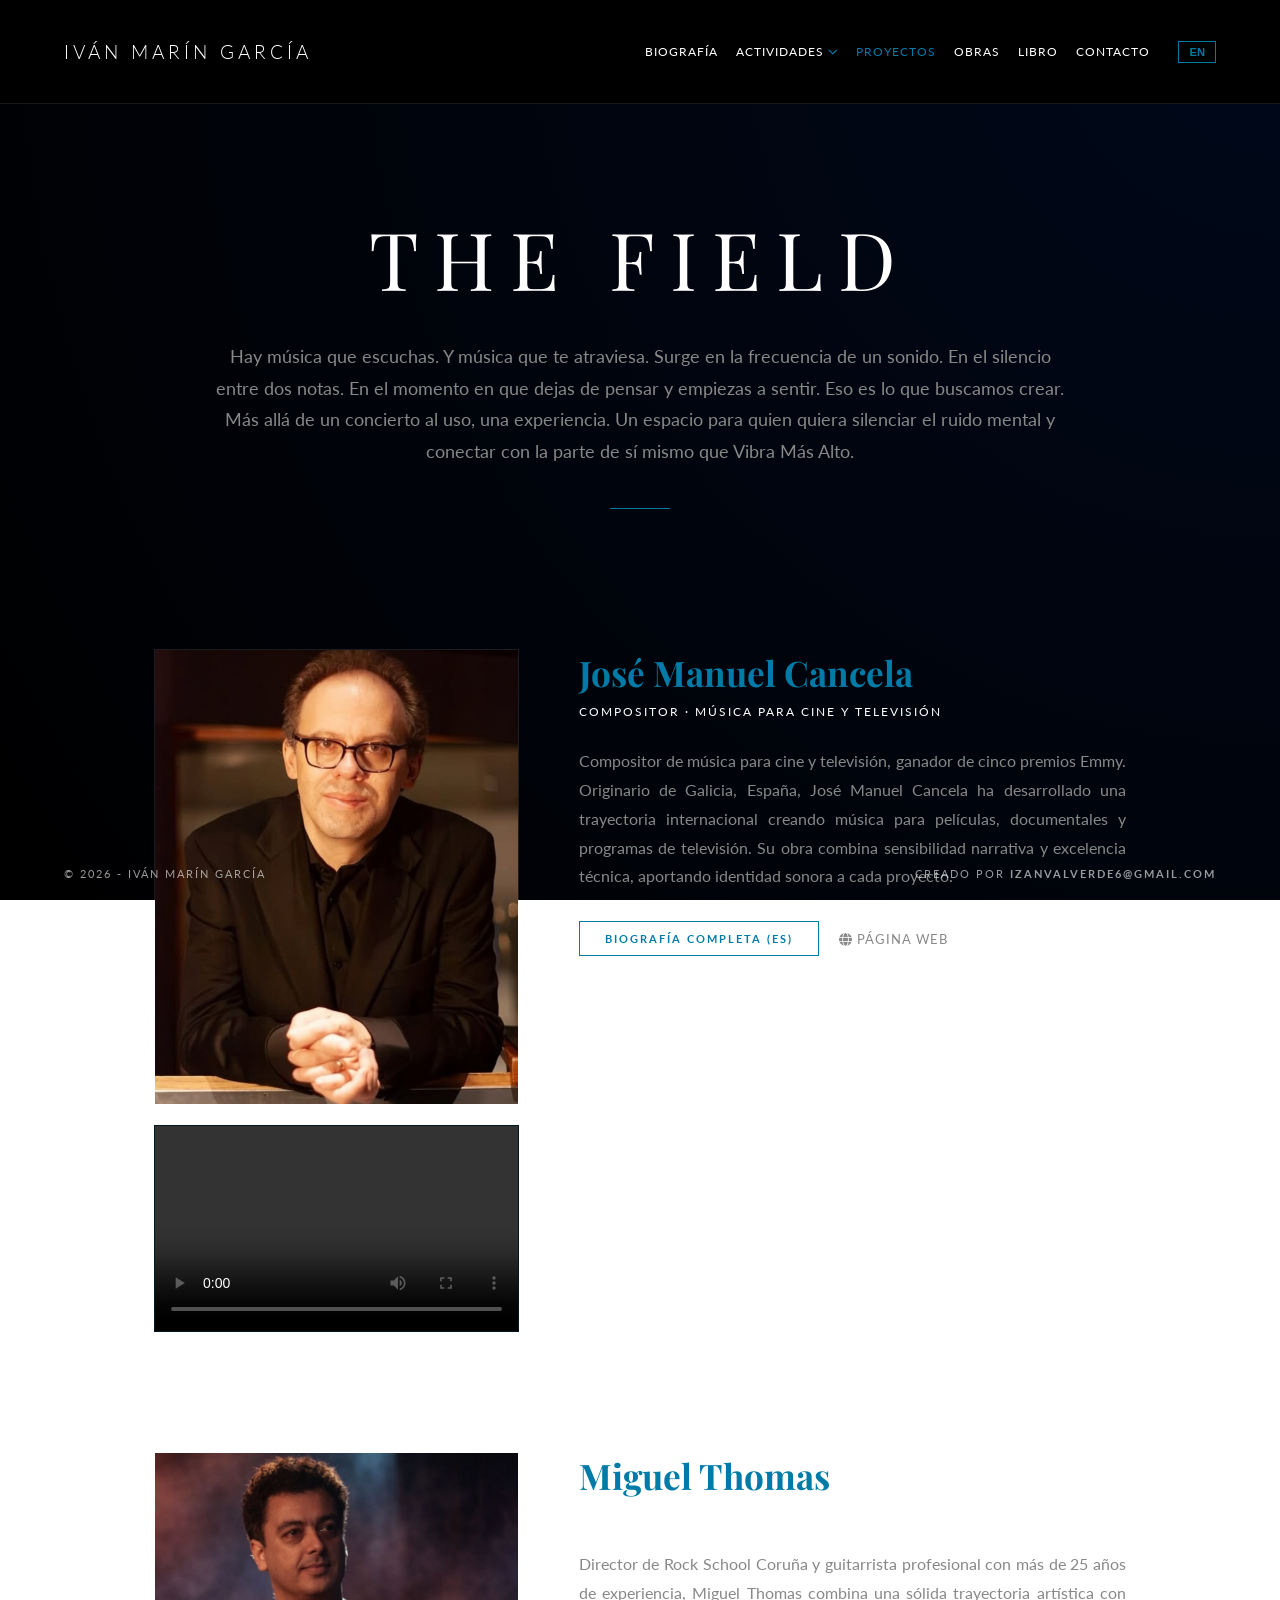
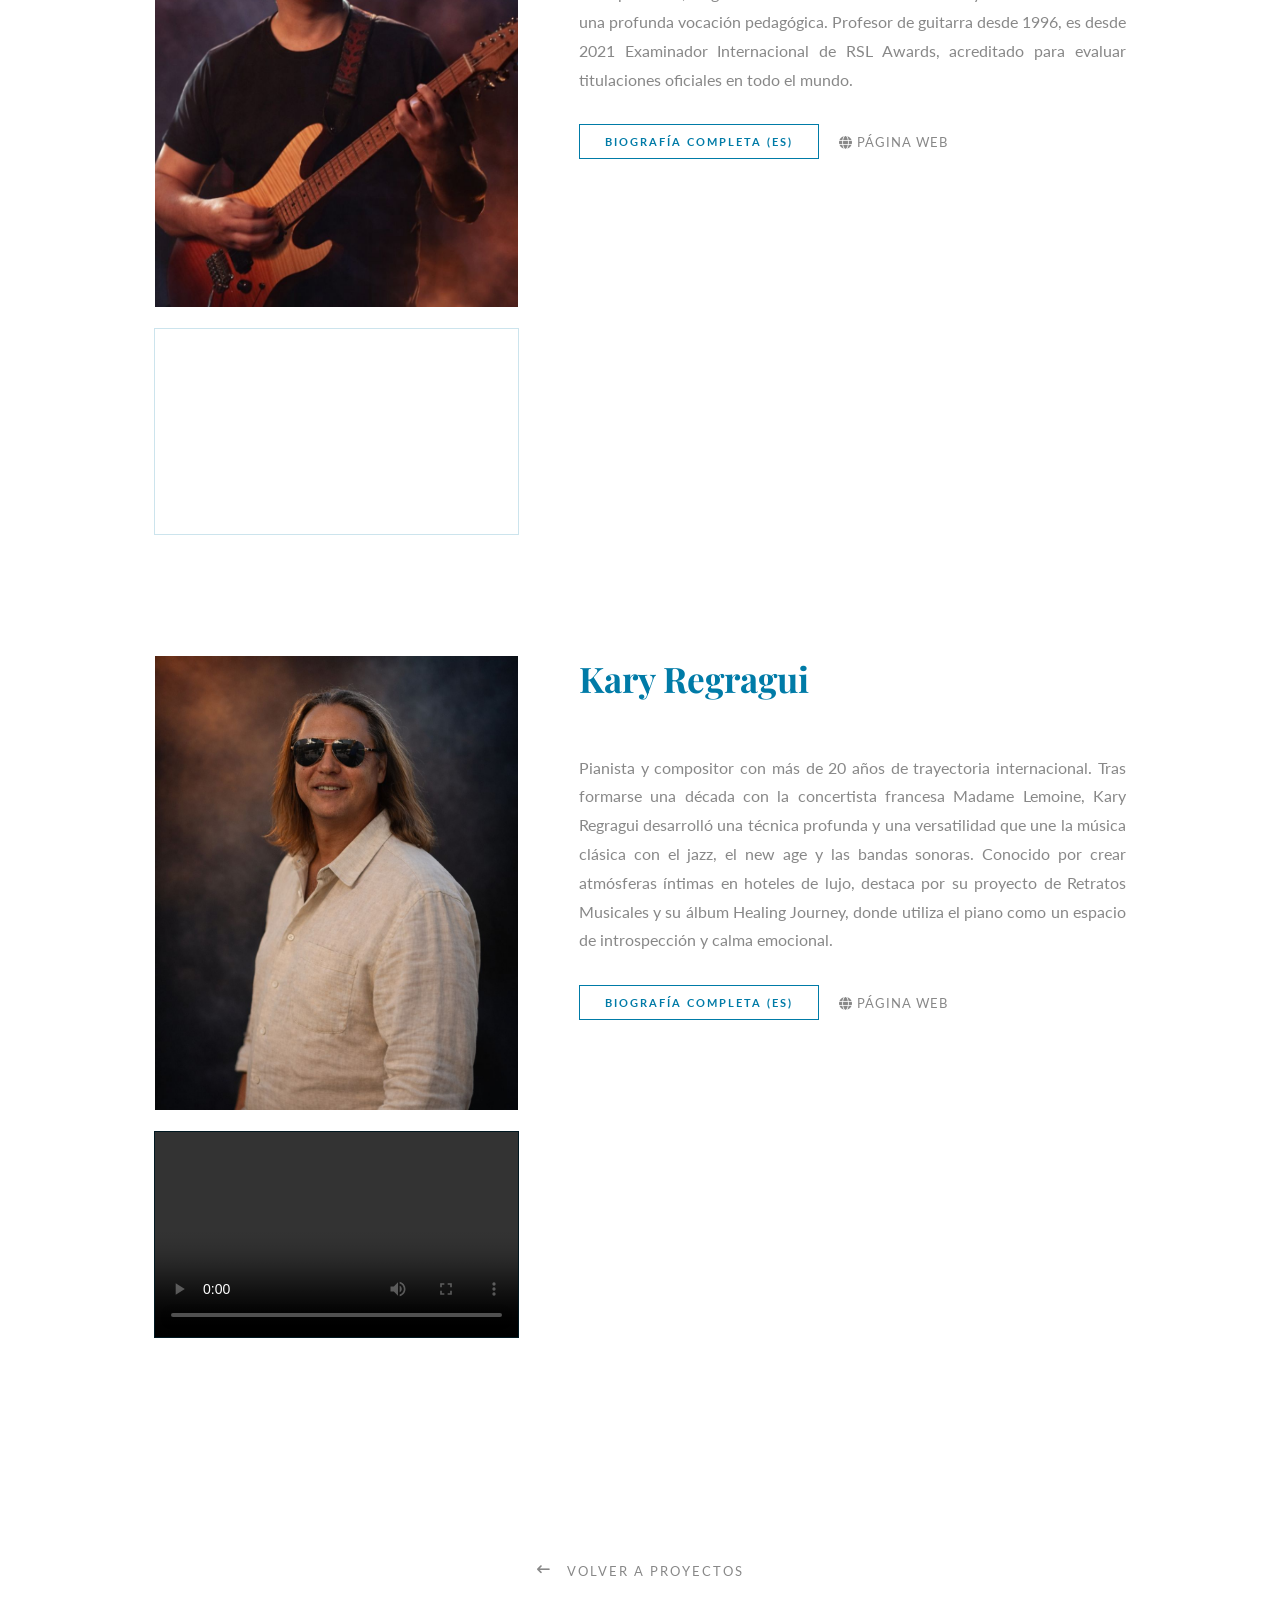
<file: the-field.html>
<!DOCTYPE html>
<html lang="es">
<head>
    <meta charset="UTF-8">
    <meta name="viewport" content="width=device-width, initial-scale=1.0">
    <title>THE FIELD | Iván Marín García</title>
    <link rel="icon" type="image/x-icon" href="Imagenes/Logo.png">
    <link rel="stylesheet" href="https://cdnjs.cloudflare.com/ajax/libs/font-awesome/6.4.2/css/all.min.css">
    <link rel="stylesheet" href="the-field.css">
    <link href="https://fonts.googleapis.com/css2?family=Playfair+Display:ital,wght@0,400;0,700;1,400&family=Lato:wght@300;400;700&display=swap" rel="stylesheet">
</head>

<!-- Google tag (gtag.js) -->
<script async src="https://www.googletagmanager.com/gtag/js?id=G-GDHJ97QS3Q"></script>
<script>
  window.dataLayer = window.dataLayer || [];
  function gtag(){dataLayer.push(arguments);}
  gtag('js', new Date());

  gtag('config', 'G-GDHJ97QS3Q');
</script>

<body class="interna-body">

    <header class="header-interna">
        <div class="brand"><a href="index.html">Iván Marín García</a></div>
        <nav class="nav-principal">
            <a href="biografia.html" data-es="Biografía" data-en="Biography">Biografía</a>
            <div class="nav-item dropdown">
                <a href="actividades.html" class="dropbtn" data-es="Actividades" data-en="Activities">Actividades</a>
                <span class="dropdown-arrow"><i class="fa-solid fa-chevron-down"></i></span>
                <div class="dropdown-menu">
                    <a href="actividades.html#acompanamiento" data-es="Acompañamiento Artístico" data-en="Artistic Accompaniment">Acompañamiento Artístico</a>
                    <a href="actividades.html#docencia" data-es="Docencia" data-en="Teaching">Docencia</a>
                    <a href="actividades.html#audio" data-es="Edición & Masterización" data-en="Editing & Mastering">Edición & Masterización</a>
                    <a href="actividades.html#charlas" data-es="Conferencias & Diálogos" data-en="Conferences & Dialogues">Conferencias & Diálogos</a>
                    <a href="actividades.html#boquillas" data-es="Retoque de Boquillas" data-en="Mouthpiece Refacing">Retoque de Boquillas</a>
                </div>
            </div>
            <a href="proyectos.html" class="active" data-es="Proyectos" data-en="Projects">Proyectos</a>
            <a href="obras.html" data-es="Obras" data-en="Works">Obras</a>
            <a href="libro.html" data-es="Libro" data-en="Book">Libro</a>
            <a href="contacto.html" data-es="Contacto" data-en="Contact">Contacto</a>
            <button id="lang-switch" class="lang-btn">EN</button>
        </nav>
    </header>

    <main class="field-container">
        <section class="field-hero">
            <h1 class="glitch-text">THE FIELD</h1>
            <p class="manifesto">
                <span data-es="Hay música que escuchas. Y música que te atraviesa. Surge en la frecuencia de un sonido. En el silencio entre dos notas. En el momento en que dejas de pensar y empiezas a sentir. Eso es lo que buscamos crear. Más allá de un concierto al uso, una experiencia. Un espacio para quien quiera silenciar el ruido mental y conectar con la parte de sí mismo que Vibra Más Alto." 
                      data-en="There is music you hear. And music that goes through you. It arises in the frequency of a sound. In the silence between two notes. In the moment you stop thinking and begin to feel. That is what we seek to create. More than a concert, an experience. A space for anyone who wishes to quiet the mental noise and connect with the part of themselves that Vibrates Higher.">
                    Hay música que escuchas. Y música que te atraviesa. Surge en la frecuencia de un sonido. En el silencio entre dos notas. En el momento en que dejas de pensar y empiezas a sentir. Eso es lo que buscamos crear. Más allá de un concierto al uso, una experiencia. Un espacio para quien quiera silenciar el ruido mental y conectar con la parte de sí mismo que Vibra Más Alto.
                </span>
            </p>
            <div class="linea-decorativa"></div>
        </section>

        <div class="team-wrapper">
            <article class="member-card">
                <div class="member-media">
                    <div class="photo-container"><img src="Imagenes/José Manuel Cancela.jpeg" alt="José Manuel Cancela" class="photo"></div>
                    <div id="video-perfil">
                        <video controls>
                            <source src="Imagenes/Jose Manuel Cancela.mp4" type="video/mp4">
                            Tu navegador no soporta la reproducción de video.
                        </video>
                    </div>
                </div>
                <div class="member-text">
                    <h2>José Manuel Cancela</h2>
                    <span class="role" data-es="Compositor · Música para Cine y Televisión" data-en="Composer · Film & Television Music">Compositor · Música para Cine y Televisión</span>
                    <p class="bio-summary" 
                       data-es="Compositor de música para cine y televisión, ganador de cinco premios Emmy. Originario de Galicia, España, José Manuel Cancela ha desarrollado una trayectoria internacional creando música para películas, documentales y programas de televisión. Su obra combina sensibilidad narrativa y excelencia técnica, aportando identidad sonora a cada proyecto." 
                       data-en="Composer for film and television and winner of five Emmy Awards. Originally from Galicia, Spain, José Manuel Cancela has built an international career creating music for films, documentaries, and television programs. His work blends narrative sensitivity with technical excellence, giving each project a distinctive sonic identity.">
                    </p>
                    <div class="member-actions">
                        <a href="Imagenes/José Manuel Cancela_ES.pdf" id="cv-cancela" class="btn-cv" target="_blank" data-es="BIOGRAFÍA COMPLETA (ES)" data-en="FULL BIOGRAPHY (EN)">BIOGRAFÍA COMPLETA (ES)</a>
                        <a href="https://josemanuelcancela.com" target="_blank" class="btn-web">
                            <i class="fa-solid fa-globe"></i> <span data-es="PÁGINA WEB" data-en="WEBSITE">PÁGINA WEB</span>
                        </a>
                    </div>
                </div>
            </article>

            <article class="member-card">
                <div class="member-media">
                    <div class="photo-container"><img src="Imagenes/Miguel Thomas.jpeg" alt="Miguel Thomas" class="photo"></div>
                    <div class="video-box"><iframe width="560" height="315" src="https://www.youtube.com/embed/cbg5Fy0uq4A?si=kiF7YH8U2rPVubty" title="YouTube video player" frameborder="0" allow="accelerometer; autoplay; clipboard-write; encrypted-media; gyroscope; picture-in-picture; web-share" referrerpolicy="strict-origin-when-cross-origin" allowfullscreen></iframe></div>
                </div>
                <div class="member-text">
                    <h2>Miguel Thomas</h2>
                    <span class="role" data-es="Guitarra · Educación Musical" data-en="Guitar · Music Education">Guitarra · Educación Musical</span>
                    <p class="bio-summary" 
                       data-es="Director de Rock School Coruña y guitarrista profesional con más de 25 años de experiencia, Miguel Thomas combina una sólida trayectoria artística con una profunda vocación pedagógica. Profesor de guitarra desde 1996, es desde 2021 Examinador Internacional de RSL Awards, acreditado para evaluar titulaciones oficiales en todo el mundo." 
                       data-en="Director of Rock School Coruña and professional guitarist with more than 25 years of experience, Miguel Thomas combines a solid artistic career with a deep pedagogical vocation. A guitar teacher since 1996, he has been an International Examiner for RSL Awards since 2021, accredited to assess international qualifications worldwide.">
                    </p>
                    <div class="member-actions">
                        <a href="Imagenes/Miguel Thomas_ES.pdf" id="cv-thomas" class="btn-cv" target="_blank" data-es="BIOGRAFÍA COMPLETA (ES)" data-en="FULL BIOGRAPHY (EN)">BIOGRAFÍA COMPLETA (ES)</a>
                        <a href="https://rockschoolcoruna.com" target="_blank" class="btn-web">
                            <i class="fa-solid fa-globe"></i> <span data-es="PÁGINA WEB" data-en="WEBSITE">PÁGINA WEB</span>
                        </a>
                    </div>
                </div>
            </article>

            <article class="member-card">
                <div class="member-media">
                    <div class="photo-container">
                        <img src="Imagenes/Kary Regragui.jpeg" alt="Kary Regragui" class="photo">
                    </div>
                    
                    <div id="video-perfil">
                        <video controls>
                            <source src="Imagenes/Opera-Theme.mp4" type="video/mp4">
                            Tu navegador no soporta la reproducción de video.
                        </video>
                    </div>
                </div>
                <div class="member-text">
                    <h2>Kary Regragui</h2>
                    <span class="role" data-es="Piano · Compositor" data-en="Piano · Composer">Piano · Composición</span>
                    <p class="bio-summary" 
                       data-es="Pianista y compositor con más de 20 años de trayectoria internacional. Tras formarse una década con la concertista francesa Madame Lemoine, Kary Regragui desarrolló una técnica profunda y una versatilidad que une la música clásica con el jazz, el new age y las bandas sonoras. Conocido por crear atmósferas íntimas en hoteles de lujo, destaca por su proyecto de Retratos Musicales y su álbum Healing Journey, donde utiliza el piano como un espacio de introspección y calma emocional." 
                       data-en="Pianist and composer with over 20 years of international experience. Trained for a decade by French concert pianist Madame Lemoine, Kary Regragui possesses a strong technical foundation and a versatile style that spans classical, jazz, new age, and film music. A specialist in creating intimate atmospheres for luxury resorts, he is the creator of Musical Portraits and the album Healing Journey, exploring music as a tool for inner connection and emotional depth.">
                    </p>
                    <div class="member-actions">
                        <a href="Imagenes/Kary Regragui_ES.pdf" id="cv-regragui" class="btn-cv" target="_blank" data-es="BIOGRAFÍA COMPLETA (ES)" data-en="FULL BIOGRAPHY (EN)">BIOGRAFÍA COMPLETA (ES)</a>
                        <a href="https://karymusic.com" target="_blank" class="btn-web">
                            <i class="fa-solid fa-globe"></i> <span data-es="PÁGINA WEB" data-en="WEBSITE">PÁGINA WEB</span>
                        </a>
                    </div>
                </div>
            </article>
        </div>

        <div class="back-link-container">
            <a href="proyectos.html" class="back-link">
                <i class="fa-solid fa-arrow-left-long"></i>
                <span data-es="Volver a Proyectos" data-en="Back to Projects">Volver a Proyectos</span>
            </a>
        </div>
    </main>

    <footer class="home-footer">
        <p>&copy; 2026 - Iván Marín García</p>
        <p class="creador">
        <span data-es="Creado por " data-en="Created by ">Creado por </span>
        <a href="https://mail.google.com/mail/?view=cm&fs=1&to=izanvalverde6@gmail.com" target="_blank" class="link-creador">IZANVALVERDE6@GMAIL.COM</a>
    </p>
    </footer>

    <script>
        const langSwitch = document.getElementById('lang-switch');
        let currentLang = localStorage.getItem('prefLang') || 'es';

        const updateLanguage = (lang) => {
            // 1. Actualizar textos generales (incluyendo bio-summary)
            document.querySelectorAll('[data-es]').forEach(el => {
                const text = el.getAttribute(`data-${lang}`);
                if (text) {
                    el.innerHTML = text;
                }
            });

            // 2. Actualizar rutas de PDF
            const cvPaths = {
                'cv-cancela': { es: 'Imagenes/José Manuel Cancela_ES.pdf', en: 'Imagenes/José Manuel Cancela_EN.pdf' },
                'cv-thomas': { es: 'Imagenes/Miguel Thomas_ES.pdf', en: 'Imagenes/Miguel Thomas_EN.pdf' },
                'cv-regragui': { es: 'Imagenes/Kary Regragui_ES.pdf', en: 'Imagenes/Kary Regragui_EN.pdf' }
            };

            for (const id in cvPaths) {
                const el = document.getElementById(id);
                if (el) {
                    el.href = cvPaths[id][lang];
                }
            }

            langSwitch.innerText = lang === 'es' ? 'EN' : 'ES';
            localStorage.setItem('prefLang', lang);
        };

        langSwitch.addEventListener('click', () => {
            currentLang = currentLang === 'es' ? 'en' : 'es';
            updateLanguage(currentLang);
        });

        document.addEventListener('DOMContentLoaded', () => {
            const dropdown = document.querySelector('.dropdown');
            const dropbtn = document.querySelector('.dropbtn');
            const arrow = document.querySelector('.dropdown-arrow');
            const menu = document.querySelector('.dropdown-menu');

            if (dropdown && dropbtn && menu) {
                dropbtn.addEventListener('click', (e) => {
                    if (window.innerWidth <= 900) {
                        if (!menu.classList.contains('active')) {
                            e.preventDefault(); 
                            e.stopPropagation();
                            menu.classList.add('active');
                            if (arrow) arrow.classList.add('active');
                        }
                    }
                });
                document.addEventListener('click', (e) => {
                    if (!dropdown.contains(e.target)) {
                        menu.classList.remove('active');
                        if (arrow) arrow.classList.remove('active');
                    }
                });
            }
            updateLanguage(currentLang);
        });
    </script>
</body>
</html>
</file>
<file: index.css>
/* --- VARIABLES DE DISEÑO --- */
:root {
    --azul-elegante: #007BA7; 
    --negro: #000000;
    --blanco: #ffffff;
    --gris-texto: #888888;
    --fuente-texto: 'Lato', sans-serif;
}

/* --- RESET GENERAL --- */
* { 
    margin: 0; 
    padding: 0; 
    box-sizing: border-box; 
}

/* --- FONDO ANIMADO (WAVES) --- */
#waves-canvas {
    position: fixed;
    top: 0;
    left: 0;
    width: 100%;
    height: 100%;
    z-index: -1;
    background-color: var(--negro);
}

.home-body {
    height: 100vh;
    overflow: auto;
    font-family: var(--fuente-texto); 
    color: var(--blanco);
    background-color: var(--negro);
}

/* --- HEADER Y NAVEGACIÓN --- */
.home-header {
    position: absolute;
    top: 0; 
    width: 100%;
    z-index: 100;
    display: flex;
    justify-content: space-between;
    align-items: center;
    padding: 40px 5%;
}

.brand { 
    font-family: var(--fuente-texto); 
    font-size: clamp(1rem, 1.5vw, 1.2rem);
    font-weight: 300; 
    letter-spacing: 4px;
    text-transform: uppercase;
    color: var(--blanco); 
    text-shadow: 0 0 10px rgba(0, 123, 167, 0.2);
    position: relative;
    left: 0;
    transition: all 0.3s ease;
    white-space: nowrap;
}

/* --- ADAPTACIÓN SEGÚN TAMAÑO DE PANTALLA --- */

/* 1. Modo Portátil (Pantallas entre 901px y 1366px) */
@media (min-width: 901px) and (max-width: 1366px) {
    .brand {
        letter-spacing: 8px;   /* Letras un poco más juntas para ganar sitio */
        left: 40px;            /* Desplazamiento seguro que no pisa el menú */
        font-size: 0.9rem;
    }
    .nav-principal {
        gap: 12px;             /* Menú un poco más compacto */
    }
}

/* 2. Modo Pantalla Grande / Monitor (Más de 1367px) */
@media (min-width: 1367px) {
    .brand {
        letter-spacing: 15px; 
        left: 243px;         /* Tu posición original para pantallas grandes */
    }
    .nav-principal {
        gap: 18px;
    }
}

.nav-principal {
    display: flex;
    align-items: center; 
}

/* Contenedor del dropdown */
.nav-item.dropdown {
    position: relative;
    display: flex;
    align-items: center;
    padding: 0;
    margin: 0;
}

.nav-principal a {
    font-family: var(--fuente-texto); 
    color: var(--blanco);
    text-decoration: none;
    font-size: 0.75rem;
    text-transform: uppercase;
    letter-spacing: 1px;
    transition: all 0.3s ease;
}

.nav-principal a:hover, .nav-principal a.active {
    color: var(--azul-elegante);
}

/* --- ESTILOS DEL DROPDOWN --- */

.dropdown-arrow {
    font-size: 0.6rem;
    color: var(--azul-elegante);
    margin-left: 4px; 
    cursor: pointer;
    transition: transform 0.3s ease;
}

.dropdown-menu {
    position: absolute;
    top: 100%;
    left: 50%; 
    transform: translateX(-50%) translateY(10px);
    background: var(--negro);
    border: 1px solid rgba(255, 255, 255, 0.1);
    min-width: 240px;
    padding: 10px 0;
    box-shadow: 0 15px 40px rgba(0, 0, 0, 0.8);
    opacity: 0;
    visibility: hidden;
    transition: all 0.3s cubic-bezier(0.4, 0, 0.2, 1);
    z-index: 1000;
}

.dropdown-menu a {
    display: block;
    padding: 12px 20px;
    font-size: 0.7rem !important;
    color: var(--blanco) !important;
    text-align: left;
}

.dropdown-menu a:hover {
    background: rgba(0, 123, 167, 0.15);
    color: var(--azul-elegante) !important;
}

/* Mostrar al pasar el ratón en PC */
@media (min-width: 901px) {
    .nav-item.dropdown:hover .dropdown-menu {
        opacity: 1;
        visibility: visible;
        transform: translateX(-50%) translateY(5px);
    }
    .nav-item.dropdown:hover .dropdown-arrow {
        transform: rotate(180deg);
    }
}

/* --- ADAPTACIÓN MÓVIL --- */
@media (max-width: 900px) {
    .home-header {
        flex-direction: column;
        padding: 30px 5%;
        gap: 20px;
    }
    
    .nav-principal {
        justify-content: center;
        flex-wrap: wrap;
        gap: 15px;
    }

    .dropdown-menu.active {
        display: block !important;
        opacity: 1 !important;
        visibility: visible !important;
        transform: translateX(-50%) translateY(0) !important;
        position: absolute;
        top: 35px;
    }

    .dropdown-arrow.active {
        transform: rotate(180deg);
    }
}

/* --- BOTÓN DE IDIOMA --- */
.lang-btn {
    background: transparent;
    border: 1px solid var(--azul-elegante);
    color: var(--blanco);
    padding: 4px 10px;
    cursor: pointer;
    font-family: var(--fuente-texto);
    font-size: 0.7rem;
    font-weight: bold;
    letter-spacing: 1px;
    transition: all 0.3s ease;
    margin-left: 10px;
    text-transform: uppercase;
}

@media (hover: hover) and (pointer: fine) {
    .lang-btn:hover {
        background: var(--azul-elegante);
        color: #fff;
        box-shadow: 0 0 15px var(--azul-elegante);
    }
}

.lang-btn:active {
    background: var(--azul-elegante);
    color: #fff;
}

/* --- HERO SECTION --- */
.hero-minimal {
    height: 100vh;
    width: 100%;
    display: flex;
    align-items: center;
    justify-content: center;
    position: relative;
}

.hero-text {
    position: relative;
    z-index: 10;
    text-align: center;
    padding: 20px;
}

.hero-text h1 {
    font-family: var(--fuente-texto); 
    font-size: clamp(1.8rem, 5vw, 3.2rem);
    font-weight: 300; 
    text-transform: uppercase;
    letter-spacing: 12px;
    margin-bottom: 20px;
    color: var(--blanco);
}

.hero-text p {
    font-family: var(--fuente-texto);
    font-size: 0.9rem;
    letter-spacing: 4px;
    text-transform: uppercase;
    margin-bottom: 40px;
    color: var(--gris-texto);
}

.btn-azul {
    display: inline-block;
    padding: 12px 35px;
    border: 1px solid var(--azul-elegante);
    color: var(--azul-elegante);
    text-decoration: none;
    letter-spacing: 2px;
    font-size: 0.8rem;
    font-weight: 700;
    transition: 0.4s;
    text-transform: uppercase;
}

.btn-azul:hover {
    background: var(--azul-elegante);
    color: var(--blanco);
    box-shadow: 0 0 25px var(--azul-elegante);
}


.hero-text p:has(+ .hero-tagline) {
    margin-bottom: 1rem;
}

.hero-text .hero-tagline {
    font-style: italic;
    letter-spacing: normal;
    text-transform: none;
    line-height: 1.5;
}

.cta-container {
    display: flex;
    flex-wrap: wrap;
    justify-content: center;
    gap: .75rem;
}

.btn-libro {
    background: var(--azul-elegante);
    color: var(--blanco);
}

/* --- SCROLL MARGIN --- */
.section-service, #acompanamiento, #docencia, #audio, #charlas, #boquillas {
    scroll-margin-top: 100px; 
}

/* Modificamos el footer para que los elementos se repartan */
.home-footer {
    position: fixed;
    bottom: 20px;
    left: 5%;
    right: 5%; /* Añadimos margen derecho */
    z-index: 100;
    pointer-events: none;
    display: flex;
    justify-content: space-between; /* Esto empuja el nombre de Iván a la izquierda y el tuyo a la derecha */
    align-items: center;
}

.home-footer p {
    font-family: var(--fuente-texto);
    font-size: 0.7rem;
    color: var(--gris);
    text-transform: uppercase;
    letter-spacing: 2px;
    opacity: 0.6;
    margin: 0;
}

/* Estilos específicos para tu crédito */
.creador {
    pointer-events: auto; /* IMPORTANTE: Para que el enlace sea clickable */
    text-align: right;
}

.link-creador {
    color: var(--gris); /* O puedes usar var(--azul-maestro) si quieres que resalte */
    text-decoration: none;
    transition: 0.3s;
    font-weight: 700;
}

.link-creador:hover {
    color: var( --azul-elegante); /* Se ilumina al pasar el ratón */
    opacity: 1;
}

/* Ajuste para móviles: uno encima de otro */
@media (max-width: 900px) {
    .home-footer {
        position: fixed; /* Lo volvemos a fijar */
        bottom: 15px;    /* Distancia del borde inferior */
        left: 0;
        width: 100%;
        display: flex;
        flex-direction: column;
        gap: 5px;
        pointer-events: auto;
        z-index: 100;
    }

    .home-body {
        height: 100vh;
        overflow: hidden; /* Bloquea el deslizamiento */
    }

    .creador {
        text-align: center;
    }
}

@media (max-width: 360px) {
    .hero-text h1 {
        letter-spacing: 6px;
    }
}

@media (max-width: 900px) and (max-height: 680px) {
    .home-body {
        display: flex;
        flex-direction: column;
        height: auto;
        min-height: 100dvh;
        overflow: auto;
    }

    .home-header, .home-footer {
        position: relative;
    }

    .home-main, .hero-minimal {
        display: flex;
        flex: 1;
    }

    .hero-minimal {
        height: auto;
    }

    .home-footer {
        bottom: auto;
        padding: 15px 0;
    }
}
</file>
<file: actividades.css>
/* --- VARIABLES DE DISEÑO --- */
:root {
    --azul-tecnico: #1E90FF;    
    --azul-maestro: #00BFFF;    
    --negro: #000000;
    --blanco: #ffffff;
    --gris: #888888;
    --fuente-texto: 'Lato', sans-serif;
}

/* --- RESET GENERAL --- */
* { 
    margin: 0; 
    padding: 0; 
    box-sizing: border-box; 
}

body.interna-body {
    background-color: var(--negro);
    color: var(--blanco);
    font-family: var(--fuente-texto);
    text-transform: uppercase;
}

/* --- HEADER --- */
.header-interna {
    position: sticky; 
    top: 0; 
    z-index: 1000;
    display: flex; 
    justify-content: space-between; 
    align-items: center;
    padding: 40px 5%; 
    background: rgba(0, 0, 0, 0.95);
    border-bottom: 1px solid rgba(255, 255, 255, 0.1);
}

.brand a { 
    text-decoration: none; 
    color: var(--blanco); 
    font-family: var(--fuente-texto); 
    font-size: clamp(1rem, 1.5vw, 1.2rem);
    font-weight: 300; 
    letter-spacing: 4px; 
    text-transform: uppercase;
}

.nav-principal { 
    display: flex; 
    align-items: center; 
    gap: 18px; 
}

.nav-principal a {
    font-family: var(--fuente-texto);
    color: var(--blanco); 
    text-decoration: none; 
    font-size: 0.75rem;
    letter-spacing: 1px; 
    transition: 0.3s;
}

.nav-principal a:hover, 
.nav-principal a.active {
    color: var(--azul-maestro) !important;
    text-shadow: 0 0 10px var(--azul-maestro);
}

.lang-btn {
    background: transparent; 
    border: 1px solid var(--azul-maestro); 
    color: var(--azul-maestro);
    padding: 4px 10px; 
    cursor: pointer; 
    font-weight: 700; 
    font-size: 0.7rem;
    margin-left: 10px; 
    transition: all 0.3s ease; 
    text-transform: uppercase;
}

/* Reemplaza tu actual .lang-btn:hover por esto: */
@media (hover: hover) and (pointer: fine) {
    .lang-btn:hover {
        background: var(--azul-maestro);
        color: #fff;
        box-shadow: 0 0 15px var(--azul-maestro);
    }
}

/* Para que en el móvil haga un "destello" rápido al tocarlo pero se apague al soltar: */
.lang-btn:active {
    background: var(--azul-maestro);
    color: #fff;
}

/* --- SECCIONES DE SERVICIO --- */
.section-service { 
    display: flex; 
    min-height: 90vh; 
    border-bottom: 1px solid rgba(255,255,255,0.05); 
    overflow: hidden; 
}

.section-service.invert { flex-direction: row-reverse; }

.service-content { 
    flex: 1; 
    display: flex; 
    flex-direction: column; 
    justify-content: center; 
    padding: 0 8%; 
    background: #000; 
}

.titulo-servicio {
    font-family: var(--fuente-texto); 
    font-size: clamp(1.4rem, 3vw, 2rem);
    font-weight: 300; 
    letter-spacing: 6px; 
    text-transform: uppercase;
    color: var(--azul-maestro); 
    margin-bottom: 15px;
}

.btn-saber-mas {
    text-decoration: none;
    font-family: var(--fuente-texto); 
    margin-top: 30px; 
    background: transparent; 
    border: 1px solid var(--azul-maestro); 
    color: var(--azul-maestro); 
    padding: 10px 25px; 
    cursor: pointer; 
    text-transform: uppercase; 
    font-size: 0.7rem; 
    font-weight: 700; 
    letter-spacing: 2px; 
    transition: 0.4s; 
    align-self: flex-start;
}

/* Solo aplica el hover en dispositivos con ratón (PC) */
@media (hover: hover) and (pointer: fine) {
    .btn-saber-mas:hover { 
        background: var(--azul-maestro); 
        color: #fff; 
        box-shadow: 0 0 20px var(--azul-maestro); 
    }
}

/* Efecto visual rápido al tocar en móviles (opcional) */
.btn-saber-mas:active {
    background: var(--azul-maestro);
    color: #fff;
}

/* --- CONTENIDO EXTRA --- */
.extra-info { 
    max-height: 0; 
    overflow: hidden; 
    transition: max-height 0.8s ease; 
    scroll-margin-top: 160px; 
}

.extra-info.active { 
    max-height: 4000px; 
    margin-top: 30px; 
    margin-bottom: 50px;
}

.texto-detallado { 
    border-left: 2px solid var(--azul-maestro); 
    padding-left: 20px; 
    background: transparent !important;
}

.texto-detallado p, 
.resena-texto,
.desc-docencia p {
    color: #ddd !important;
    font-family: 'Lato', sans-serif !important;
    font-size: 1rem !important;
    line-height: 1.7 !important;
    text-align: justify !important;
    font-style: normal !important;
    text-transform: none !important;
}

/* --- RESEÑAS (LIMPIAS) --- */
.resenas-container {
    margin-top: 40px;
    padding-top: 30px;
    border-top: 1px solid var(--azul-maestro);
    background: transparent !important;
}

.titulo-resenas {
    color: var(--azul-maestro);
    font-size: 0.8rem;
    letter-spacing: 4px;
    margin-bottom: 25px;
    font-weight: 700;
}

.resena-item {
    margin-bottom: 30px;
    padding-bottom: 20px;
    border-bottom: 1px solid rgba(0, 191, 255, 0.3);
    background: transparent !important;
     
}

.resena-item:last-child {
    border-bottom: none;
}

.resena-autor {
    font-size: 0.75rem !important;
    font-weight: 700;
    color: var(--azul-maestro) !important;
    text-transform: uppercase;
    letter-spacing: 1px;
    display: block;
    margin-top: 10px;
}

/* --- VIDEO --- */
.video-container-extra { 
    position: relative; 
    padding-bottom: 40%; 
    height: 0; 
    overflow: hidden; 
    margin: 40px 0; 
    border: 1px solid var(--azul-maestro); 
}

.video-container-extra iframe { 
    position: absolute; top: 0; left: 0; width: 100%; height: 100%; border: none; 
}

/* --- VISUAL & ZOOM --- */
.service-visual { 
    flex: 1.2; background: #000; overflow: hidden; position: relative; 
    display: flex; align-items: center; justify-content: center; 
}
.service-visual img { width: 100%; height: 100%; object-fit: cover; }

.section-service:nth-of-type(1) .service-visual img,
.section-service:nth-of-type(2) .service-visual img,
.section-service:nth-of-type(4) .service-visual img,
.section-service:nth-of-type(5) .service-visual img {
    animation: zoomInfinito 20s infinite alternate ease-in-out !important;
}

@keyframes zoomInfinito { 0% { transform: scale(1); } 100% { transform: scale(1.15); } }

/* --- DISCO --- */
.disco-wrapper { 
    position: relative; width: 75%; padding-bottom: 75%; 
    display: flex; align-items: center; justify-content: center; 
}
.disco-vinilo { 
    position: absolute; top: 0; left: 0; width: 100%; height: 100%; 
    background: #111; border-radius: 50%; 
    background: repeating-radial-gradient(#111, #111 2px, #181818 3px, #111 4px); 
    box-shadow: 0 0 60px rgba(0,0,0,1); 
}
.cover-disco { width: 45%; height: 45%; object-fit: contain; z-index: 2; }
@keyframes rotate { from { transform: rotate(0deg); } to { transform: rotate(360deg); } }

/* --- COMENTARIOS --- */
.feedback-container { 
    padding: 120px 5%; background: linear-gradient(to bottom, #000, #050505); border-top: 1px solid #111; 
}
.feedback-inner { max-width: 900px; margin: 0 auto; }
.feedback-inner h3 { 
    font-family: var(--fuente-texto); margin-bottom: 40px; letter-spacing: 5px; 
    font-size: 1.1rem; color: var(--azul-maestro); text-align: center; 
}
.input-box { 
    display: flex; flex-direction: column; gap: 20px; margin-bottom: 80px; 
    background: rgba(255,255,255,0.02); padding: 30px; border: 1px solid #111; 
}
.input-box input, .input-box textarea { 
    font-family: var(--fuente-texto); background: transparent; border: none; 
    border-bottom: 1px solid #333; color: #fff; padding: 12px 0; outline: none; font-size: 1rem; 
}
.input-box button { 
    font-family: var(--fuente-texto); align-self: flex-end; background: var(--azul-maestro); 
    color: #fff; border: none; padding: 15px 40px; cursor: pointer; 
    font-size: 0.8rem; font-weight: 700; letter-spacing: 2px; transition: 0.4s; 
}
.input-box button:hover { 
    background: #fff; color: var(--azul-maestro); box-shadow: 0 0 20px var(--azul-maestro);
}
.comment-entry { 
    padding: 35px; background: rgba(10, 10, 10, 0.8); border: 1px solid #151515; 
    margin-bottom: 25px; border-left: 4px solid var(--azul-maestro); 
}
.entry-header { 
    display: flex; justify-content: space-between; align-items: center; 
    font-size: 0.75rem; color: var(--azul-maestro); margin-bottom: 15px; font-weight: 700; 
}
.entry-user { color: #fff; text-transform: uppercase; font-size: 0.9rem; }
.entry-body { font-size: 1.1rem; text-transform: none; line-height: 1.6; color: #ccc; }

/* --- RESPONSIVE --- */
@media (max-width: 900px) {
    .header-interna { flex-direction: column; padding: 25px 5%; gap: 15px; }
    .nav-principal { justify-content: center; flex-wrap: wrap; width: 100%; gap: 12px; }
    .section-service, .section-service.invert { flex-direction: column; height: auto; }
    .service-content { padding: 50px 7%; width: 100%; }
    .service-visual { height: 350px; }
    .video-container-extra { width: 100%; margin: 25px 0; padding-bottom: 56.25%; height: 0; }
    .extra-info.active { max-height: none; margin-top: 20px; padding: 0 5px; }
    .texto-detallado { font-size: 0.85rem !important; padding-left: 15px; }
    .home-footer { position: relative; text-align: center; pointer-events: auto; bottom: 20px; left: 0; width: 100%; padding: 30px 0; }
}

/* --- ESTILOS PARA LOS ENLACES DE BOQUILLAS --- */
.links-boquillas {
    display: flex !important;
    flex-direction: column !important; /* Fuerza que vayan uno debajo de otro */
    gap: 15px !important;
    margin-top: 25px !important;
    margin-bottom: 30px !important;
    text-align: left !important; /* Alinea los botones a la izquierda */
}

.links-boquillas .link-externo {
    margin-top: 0 !important; 
    display: inline-flex !important;
    align-items: center !important;
    gap: 10px;
    width: fit-content !important;
    text-transform: uppercase;
    font-size: 0.8rem;
    font-weight: 700;
    color: var(--azul-maestro);
    text-decoration: none;
    transition: 0.3s;
}

.links-boquillas .link-externo i {
    font-size: 1.1rem; /* Iconos un poco más grandes */
}

.links-boquillas .link-externo:hover {
    color: var(--blanco);
    text-shadow: 0 0 10px var(--azul-maestro);
}

/* --- TARJETAS COLABORADORES: EL PUNTO INTERMEDIO --- */
.colaborador-card {
    margin-top: 40px;
    margin-bottom: 60px;
    padding-top: 25px;
    border-top: 1px solid rgba(255, 255, 255, 0.1);
}

.colaborador-header {
    display: flex;
    align-items: flex-start;
    gap: 30px; /* Más espacio entre foto y nombre */
    margin-bottom: 25px;
}

.colaborador-img-pro {
    width: 190px; /* EL PUNTO INTERMEDIO: Ni 80 ni gigante */
    height: auto;
    border-radius: 6px;
    border: 1px solid rgba(0, 191, 255, 0.3);
    box-shadow: 0 10px 25px rgba(0, 0, 0, 0.5);
    transition: transform 0.3s ease;
}

.colaborador-img-pro:hover {
    transform: scale(1.02); /* Un ligero efecto de presencia al pasar el ratón */
}

.colaborador-info {
    display: flex;
    flex-direction: column;
    gap: 8px;
}

.colaborador-info .resena-autor {
    text-align: left !important;
    margin: 0 !important;
    font-size: 1.2rem !important; /* Nombre un poco más grande */
    letter-spacing: 2px;
}

.colaborador-link {
    font-size: 0.75rem;
    color: var(--azul-maestro);
    text-decoration: none;
    letter-spacing: 1px;
    border: 1px solid rgba(0, 191, 255, 0.4);
    padding: 5px 12px;
    width: fit-content;
    transition: 0.3s;
}

.colaborador-link:hover {
    background: var(--azul-maestro);
    color: #fff;
}

/* Ajuste para que en móviles no se vea mal el diseño de lado */
@media (max-width: 600px) {
    .colaborador-header {
        flex-direction: column;
        align-items: center;
        text-align: center;
    }
    .colaborador-info .resena-autor {
        text-align: center !important;
    }
    .colaborador-link {
        margin: 0 auto;
    }
}

/* Contenedor del dropdown */
.nav-item {
    position: relative;
}

/* Submenu oculto */
.dropdown-menu {
    position: absolute;
    top: 100%;
    left: 0;
    background: white;
    min-width: 220px;
    box-shadow: 0 8px 20px rgba(0,0,0,0.1);
    border-radius: 6px;
    opacity: 0;
    visibility: hidden;
    transform: translateY(10px);
    transition: all 0.3s ease;
    z-index: 1000;
}

/* Enlaces del submenu */
.dropdown-menu a {
    display: block;
    padding: 12px 16px;
    text-decoration: none;
    color: #222;
    font-size: 14px;
}

.dropdown-menu a:hover {
    background: #f3f3f3;
}

/* Mostrar al pasar el ratón */
.dropdown:hover .dropdown-menu {
    opacity: 1;
    visibility: visible;
    transform: translateY(0);
}

@media (min-width: 901px) {
    /* Solo cuando la info está abierta en PC, forzamos diseño de columna */
    .section-service.info-abierta {
        flex-direction: column !important;
    }

    .section-service.info-abierta .service-content {
        width: 100% !important;
        flex: none;
        padding-top: 80px;
        padding-bottom: 50px;
    }

    .section-service.info-abierta .service-visual {
        width: 100% !important;
        flex: none;
        height: 600px; /* Altura de la foto cuando se va abajo */
        order: 2;
    }

    .section-service.info-abierta .service-visual img {
        animation: none !important; /* Quitamos el zoom para que no distraiga al leer */
        object-fit: cover;
        object-position: center 30%;
    }

    /* Centramos un poco el texto detallado en PC para que no sea infinito a lo ancho */
    .section-service.info-abierta .texto-detallado {
        max-width: 900px;
        margin-left: 0; 
    }
}

/* Ajusta el valor (100px o 120px) según la altura de tu menú móvil */
.section-service {
    scroll-margin-top: 100px; 
}

/* Si usas IDs específicos, también puedes hacerlo así para asegurar: */
#acompanamiento, #docencia, #audio, #charlas, #boquillas {
    scroll-margin-top: 100px;
}

/* Solo aplicar en pantallas grandes (PC) */
@media (min-width: 901px) {

    /* Cuando la sección de docencia está abierta */
    #docencia.info-abierta .service-visual.visual-sticky {
        margin-top: 0; /* Anulamos el empuje hacia abajo */
        position: sticky; /* Hacemos que la imagen sea pegajosa */
        top: 100px; /* Distancia desde la parte superior de la ventana (ajusta según tu header) */
        height: fit-content; /* Importante para que sticky funcione */
        align-self: flex-start; /* Se alinea arriba en el contenedor grid/flex */
        transition: top 0.4s ease; /* Transición suave */
    }

    /* Opcional: Ajustar el tamaño de la imagen si es muy grande al estar pegada */
#docencia.info-abierta .service-visual.visual-sticky img {
    /* --- CAMBIOS AQUÍ --- */
    width: 100%;       /* Obligamos a la imagen a ocupar todo el ancho de su columna */
    max-width: 750px;   /* (Opcional) Pon un tope de ancho para que no se pixele en monitores gigantes. Ajusta este número a tu gusto. */
    height: auto;       /* El alto se ajusta automáticamente para mantener la proporción */
    
    /* --- Mantenemos esto por seguridad --- */
    object-fit: cover;  /* Cambiamos 'contain' por 'cover' para que llene el espacio si es necesario, aunque con width:100% y height:auto no debería hacer falta cortarse */
}
}

.back-link-container { text-align: center; padding: 50px 0 120px; }
.back-link { 
    color: var(--gris-texto); text-decoration: none; font-size: 0.8rem; 
    text-transform: uppercase; letter-spacing: 2px; display: inline-flex; align-items: center; gap: 15px; transition: 0.3s;
}
.back-link:hover { 
    color: var(--azul-maestro);
    transform: translateX(-5px); 
}

html {
    scroll-behavior: smooth;
}

/* --- FOOTER UNIFICADO (ESTILO PROYECTOS) --- */
.home-footer {
    position: fixed;
    bottom: 20px;
    left: 5%;
    right: 5%;
    z-index: 100;
    pointer-events: none;
    display: flex;
    justify-content: space-between;
    align-items: center;
}

.home-footer p {
    font-family: var(--fuente-texto);
    font-size: 0.7rem;
    color: var(--gris-texto);
    text-transform: uppercase;
    letter-spacing: 2px;
    opacity: 0.6;
    margin: 0;
}

.creador {
    pointer-events: auto;
    text-align: right;
}

.link-creador {
    color: var(--gris-texto);
    text-decoration: none;
    transition: 0.3s;
    font-weight: 700;
}

.link-creador:hover {
    /* Usamos el azul de proyectos para unificar el feedback visual */
    color: #00BFFF; 
    opacity: 1;
}

/* Ajuste para móviles */
@media (max-width: 900px) {
    .home-footer {
        position: relative;
        flex-direction: column;
        gap: 10px;
        text-align: center;
        padding: 30px 0;
        left: 0;
        right: 0;
        width: 100%;
        bottom: 0;
    }
    
    .creador {
        text-align: center;
    }
}

@media (max-width: 900px) {
    /* Quitamos la altura mínima forzada para que el contenido dicte el espacio */
    .section-service, 
    .section-service.invert { 
        flex-direction: column !important; 
        min-height: auto !important; 
        height: auto !important;
    }

    .header-interna { flex-direction: column; padding: 25px 5%; gap: 15px; }
    .nav-principal { justify-content: center; flex-wrap: wrap; width: 100%; gap: 12px; }

    /* Reducimos los rellenos internos para acercar la imagen al texto */
    .service-content { 
        padding: 40px 7% 20px 7% !important; 
        width: 100%; 
        flex: none;
    }

    /* Ajustamos el contenedor de la imagen */
    .service-visual { 
        height: 300px; 
        width: 100%;
        flex: none;
    }

    .video-container-extra { width: 100%; margin: 25px 0; padding-bottom: 56.25%; height: 0; }
    .home-footer { position: relative; text-align: center; pointer-events: auto; padding: 30px 0; width: 100%; left: 0; bottom: 0; }
}
</file>
<file: biografia.css>
/* --- VARIABLES DE DISEÑO --- */
:root {
    --azul-maestro: #1A4C8B;   
    --azul-presencia: #2F6FA3; 
    --azul-tecnico: #0F3A63;   
    --azul-glow: rgba(26, 76, 139, 0.4);

    --negro: #000000;
    --negro-suave: #111111;
    --blanco: #ffffff;
    --gris-texto: #888888;
    --fuente-texto: 'Lato', sans-serif;
}

/* --- RESET GENERAL --- */
* { 
    margin: 0; 
    padding: 0; 
    box-sizing: border-box; 
}

body.interna-body {
    background: radial-gradient(circle at top right, #00081a, #000000);
    background-attachment: fixed;
    color: var(--blanco);
    font-family: var(--fuente-texto);
    line-height: 1.8;
}

/* --- HEADER Y NAVEGACIÓN --- */
.header-interna {
    position: sticky; 
    top: 0; 
    z-index: 1000;
    display: flex; 
    justify-content: space-between; 
    align-items: center;
    padding: 40px 5%; 
    background: rgba(0,0,0,0.95);
    border-bottom: 1px solid rgba(255,255,255,0.1);
}

.brand a { 
    text-decoration: none; 
    color: var(--blanco); 
    font-family: var(--fuente-texto); 
    font-size: clamp(1rem, 1.5vw, 1.2rem);
    font-weight: 300; 
    letter-spacing: 4px; 
    text-transform: uppercase;
    text-shadow: 0 0 10px rgba(255, 255, 255, 0.1);
}

/* --- NAVEGACIÓN Y DROPDOWN (IGUAL AL INDEX) --- */
.nav-principal { 
    display: flex; 
    align-items: center; 
    gap: 18px; /* Espacio uniforme entre botones */
}

.nav-item.dropdown {
    position: relative;
    display: flex;
    align-items: center;
    padding: 0;
    margin: 0;
}

.nav-principal a {
    font-family: var(--fuente-texto);
    color: var(--blanco); 
    text-decoration: none; 
    font-size: 0.75rem;
    text-transform: uppercase; 
    letter-spacing: 1px; 
    transition: all 0.3s ease;
}

.nav-principal a:hover, 
.nav-principal a.active {
    color: var(--azul-maestro) !important;
}

.dropdown-arrow {
    font-size: 0.6rem;
    color: var(--azul-maestro);
    margin-left: 4px; /* Pegado al texto para evitar huecos */
    cursor: pointer;
    transition: transform 0.3s ease;
}

.dropdown-menu {
    position: absolute;
    top: 100%;
    left: 50%;
    transform: translateX(-50%) translateY(10px);
    background: var(--negro);
    border: 1px solid rgba(255, 255, 255, 0.1);
    min-width: 240px;
    padding: 10px 0;
    box-shadow: 0 15px 40px rgba(0, 0, 0, 0.8);
    opacity: 0;
    visibility: hidden;
    transition: all 0.3s cubic-bezier(0.4, 0, 0.2, 1);
    z-index: 1000;
}

.dropdown-menu a {
    display: block;
    padding: 12px 20px;
    text-align: left;
    font-size: 0.7rem !important;
}

.dropdown-menu a:hover {
    background: rgba(26, 76, 139, 0.15);
    color: var(--azul-maestro) !important;
}

/* Efectos Hover Escritorio */
@media (min-width: 901px) {
    .nav-item.dropdown:hover .dropdown-menu {
        opacity: 1;
        visibility: visible;
        transform: translateX(-50%) translateY(5px);
    }
    .nav-item.dropdown:hover .dropdown-arrow {
        transform: rotate(180deg);
    }
}

/* --- REPRODUCTOR DE AUDIO --- */
.audio-player {
    display: flex; 
    align-items: center; 
    gap: 15px;
    background: rgba(255,255,255,0.05); 
    padding: 8px 20px;
    border-radius: 50px; 
    border: 1px solid rgba(26, 76, 139, 0.3);
}

#play-pause { 
    background: none; 
    border: none; 
    color: var(--azul-maestro); 
    cursor: pointer; 
    font-size: 1rem;
}

.track-info { display: flex; flex-direction: column; }

.track-name { 
    font-size: 0.55rem; 
    color: var(--gris-texto); 
    white-space: nowrap; 
    overflow: hidden; 
    max-width: 150px; 
    text-overflow: ellipsis; 
}

.progress-container { 
    width: 60px; 
    height: 2px; 
    background: #222; 
    position: relative; 
    margin-top: 4px; 
}

.progress-bar { 
    height: 100%; 
    background: var(--azul-maestro); 
    width: 0%; 
    transition: 0.3s; 
}

/* --- BOTÓN DE IDIOMA --- */
.lang-btn {
    background: transparent;
    border: 1px solid var(--azul-maestro);
    color: var(--blanco);
    padding: 4px 10px;
    cursor: pointer;
    font-family: var(--fuente-texto);
    font-size: 0.7rem;
    font-weight: bold;
    letter-spacing: 1px;
    transition: all 0.3s ease;
    margin-left: 10px;
}

/* Reemplaza tu actual .lang-btn:hover por esto: */
@media (hover: hover) and (pointer: fine) {
    .lang-btn:hover {
        background: var(--azul-maestro);
        color: #fff;
        box-shadow: 0 0 15px var(--azul-maestro);
    }
}

/* Para que en el móvil haga un "destello" rápido al tocarlo pero se apague al soltar: */
.lang-btn:active {
    background: var(--azul-maestro);
    color: #fff;
}

/* --- CONTENIDO BIOGRAFÍA --- */
.container-bio { padding: 80px 5% 120px 5%; max-width: 1400px; margin: 0 auto; }
.bio-wrapper { display: grid; grid-template-columns: 1fr 1fr; gap: 80px; align-items: start; }

.bio-image-side { position: sticky; top: 130px; }
.img-frame { 
    width: 100%; border: 1px solid rgba(255,255,255,0.1); 
    background: var(--negro-suave); overflow: hidden;
}

.img-frame img { 
    width: 100%; height: auto; display: block; 
    filter: grayscale(100%); 
    transition: filter 0.6s ease, transform 0.6s ease; 
}

.img-frame:hover img { 
    filter: grayscale(0%); 
    transform: scale(1.03); 
}

.bio-quote { 
    margin-top: 30px; 
    border-left: 3px solid var(--azul-presencia); 
    padding-left: 20px; 
    font-style: italic; 
    color: var(--gris-texto); 
}

.titulo-servicio {
    font-family: var(--fuente-texto); 
    font-size: clamp(1.4rem, 3vw, 2rem);
    font-weight: 300; 
    letter-spacing: 6px; 
    text-transform: uppercase;
    color: var(--azul-maestro); 
    margin-bottom: 15px; 
    text-shadow: 0 0 15px rgba(0, 191, 255, 0.3);
}

.bio-block { margin-bottom: 50px; }
.bio-block p { color: #ddd; font-weight: 300; font-size: 1.1rem; text-align: justify; }

.btn-pdf {
    display: inline-block;
    padding: 12px 25px;
    border: 1px solid var(--azul-maestro);
    color: var(--azul-maestro);
    text-decoration: none;
    font-size: 0.85rem;
    font-weight: 700;
    text-transform: uppercase;
    letter-spacing: 2px;
    transition: all 0.4s ease;
    background: transparent;
}

/* --- ESTADO BASE (Móvil) --- */
.bio-action {
    display: flex;
    gap: 20px;
    flex-wrap: wrap;
    margin-top: 30px;
    /* Centrado en móvil */
    justify-content: center; 
}

/* --- AJUSTE PARA PC (Pantallas grandes) --- */
@media (min-width: 901px) {
    .bio-action {
        /* Vuelve a la izquierda en PC */
        justify-content: flex-start;
        /* El gap que te gustaba para PC */
        gap: 15px; 
        margin-top: 20px;
    }
}

/* --- ESTILO DE LOS BOTONES --- */
.btn-pdf {
    min-width: 180px;
    text-align: center;
    display: inline-block;
    padding: 12px 25px;
    border: 1px solid var(--azul-maestro);
    color: var(--azul-maestro);
    text-decoration: none;
    font-size: 0.85rem;
    font-weight: 700;
    text-transform: uppercase;
    letter-spacing: 2px;
    transition: all 0.4s ease;
    background: transparent;
}

.btn-pdf:hover {
    background: var(--azul-maestro);
    color: var(--blanco);
    box-shadow: 0 0 20px var(--azul-glow);
    transform: translateY(-3px);
}

/* --- FOOTER --- */
.home-footer { 
    position: fixed; bottom: 20px; left: 5%; z-index: 100; pointer-events: none;
}
.home-footer p { font-size: 0.7rem; color: var(--gris-texto); text-transform: uppercase; letter-spacing: 2px; opacity: 0.6; }

/* --- RESPONSIVE UNIFICADO --- */
@media (max-width: 900px) {
    .header-interna { 
        flex-direction: column; 
        padding: 30px 5%; 
        gap: 20px; 
    }
    
    .nav-principal { 
        justify-content: center; 
        flex-wrap: wrap; 
        width: 100%; 
        gap: 15px; 
    }

    /* Lógica de menú activo para móvil (Script) */
    .dropdown-menu.active {
        display: block !important;
        opacity: 1 !important;
        visibility: visible !important;
        transform: translateX(-50%) translateY(0) !important;
        position: absolute;
        top: 35px;
    }

    .dropdown-arrow.active {
        transform: rotate(180deg);
    }
    
    .bio-wrapper { grid-template-columns: 1fr; }
    .bio-image-side { position: relative; top: 0; margin-bottom: 40px; }
    
    .home-footer { 
        position: relative; 
        text-align: center; 
        pointer-events: auto; 
        bottom: 20px; 
        left: 0; 
        width: 100%; 
        padding: 20px 0; 
    }
}

/* --- ESTILOS DE NOVEDAD (AUDIO) --- */

.novedad-link {
    text-decoration: none;
    display: block;
    position: relative;
    transition: transform 0.3s ease;
}

.novedad-link:hover {
    transform: scale(1.02);
}

.badge-novedad {
    position: absolute;
    top: 20px;
    right: -10px;
    background: var(--azul-maestro);
    color: white;
    padding: 8px 20px;
    font-size: 0.7rem;
    font-weight: 700;
    letter-spacing: 2px;
    z-index: 10;
    box-shadow: 0 0 20px var(--azul-glow); /* Efecto de destaque solicitado */
    text-transform: uppercase;
    border-radius: 2px;
}

/* Efecto de pulsación suave para llamar la atención */
@keyframes pulse-novedad {
    0% { box-shadow: 0 0 10px var(--azul-glow); }
    50% { box-shadow: 0 0 25px var(--azul-maestro); }
    100% { box-shadow: 0 0 10px var(--azul-glow); }
}

.badge-novedad {
    animation: pulse-novedad 2s infinite;
}

/* Ajuste de la imagen para que se note que es clickable */
.img-frame {
    cursor: pointer;
    position: relative;
}

/* --- NUEVO ESTILO NOVEDAD (LITERARIO) --- */

.novedad-literaria-link {
    text-decoration: none;
    display: block;
    margin-bottom: 30px; /* Espacio para que respire antes de la foto */
    transition: all 0.4s ease;
}

.novedad-separador-container {
    display: flex;
    flex-direction: column;
    align-items: center;
    width: 100%;
}

.novedad-linea {
    width: 100%;
    height: 1px;
    background-color: rgba(255, 255, 255, 0.2); /* Línea fina */
}

.novedad-aviso-texto {
    font-family: 'Playfair Display', serif;
    font-size: 23px;
    font-weight: 600;
    color: var(--blanco);
    padding: 16px 0; /* Espaciado 16px arriba y abajo */
    letter-spacing: 4px;
    text-transform: uppercase;
    text-align: center;
}

/* Efectos de interacción */
.novedad-literaria-link:hover .novedad-linea {
    background-color: var(--azul-maestro);
    box-shadow: 0 0 10px var(--azul-glow);
}

.novedad-literaria-link:hover .novedad-aviso-texto {
    text-shadow: 0 0 15px var(--azul-glow);
}

/* Ajuste para móviles */
@media (max-width: 900px) {
    .novedad-aviso-texto {
        font-size: 19px;
        letter-spacing: 2px;
        padding: 12px 0;
    }
}

/* Estilo heredado de THE FIELD para el título */
.glitch-text {
    font-family: 'Playfair Display', serif;
    font-size: clamp(2.5rem, 6vw, 4.5rem);
    letter-spacing: 12px;
    font-weight: 300;
    text-transform: uppercase;
    text-align: center;
}

.manifesto {
    font-size: 1.15rem;
    color: var(--gris-texto);
    max-width: 900px;
    margin: 20px auto 0;
    line-height: 1.8;
    text-align: center;
    font-weight: 300;
}

.linea-decorativa {
    width: 80px;
    height: 1px;
    background: var(--azul-maestro);
    margin: 40px auto;
}

/* Ajuste para que el botón de biografía se vea bien centrado */
.bio-action {
    display: flex;
    justify-content: center;
    margin-top: 20px;
}

/* Modificamos el footer para que los elementos se repartan */
.home-footer {
    position: fixed;
    bottom: 20px;
    left: 5%;
    right: 5%; /* Añadimos margen derecho */
    z-index: 100;
    pointer-events: none;
    display: flex;
    justify-content: space-between; /* Esto empuja el nombre de Iván a la izquierda y el tuyo a la derecha */
    align-items: center;
}

.home-footer p {
    font-family: var(--fuente-texto);
    font-size: 0.7rem;
    color: var(--gris);
    text-transform: uppercase;
    letter-spacing: 2px;
    opacity: 0.6;
    margin: 0;
}

/* Estilos específicos para tu crédito */
.creador {
    pointer-events: auto; /* IMPORTANTE: Para que el enlace sea clickable */
    text-align: right;
}

.link-creador {
    color: var(--gris); /* O puedes usar var(--azul-maestro) si quieres que resalte */
    text-decoration: none;
    transition: 0.3s;
    font-weight: 700;
}

.link-creador:hover {
    color: var(--azul-maestro); /* Se ilumina al pasar el ratón */
    opacity: 1;
}

/* Ajuste para móviles: uno encima de otro */
@media (max-width: 900px) {
    .home-footer {
        position: relative;
        flex-direction: column;
        gap: 10px;
        text-align: center;
        padding: 30px 0;
        left: 0;
        width: 100%;
    }
    .creador {
        text-align: center;
    }
}

@media (max-width: 600px) {
    .glitch-text, .field-hero h1 {
        /* Usamos clamp para que el tamaño sea dinámico según el ancho de la pantalla */
        /* El 8vw hace que el texto se encoja si la pantalla es muy estrecha */
        font-size: clamp(1.8rem, 8vw, 2.8rem) !important; 
        
        letter-spacing: 2px !important; 
        text-indent: 2px; /* Centrado óptico */
        line-height: 1.2;
        display: block;
        padding: 0 10px;
        
        /* Evitamos que las palabras se rompan a la mitad */
        word-break: keep-all; 
        overflow-wrap: normal;
        white-space: normal; 
    }
}
</file>
<file: libro.css>
:root {
    --azul-contacto: #2F6FA3;
    --azul-glow: rgba(47, 111, 163, 0.4);
    --negro: #000000;
    --blanco: #ffffff;
    --gris-texto: #aaaaaa;
    --fuente-texto: 'Lato', sans-serif;
}

* { margin: 0; padding: 0; box-sizing: border-box; }

body.interna-body {
    background: radial-gradient(circle at top right, #001226, #000000);
    background-attachment: fixed;
    color: var(--blanco);
    font-family: var(--fuente-texto);
}

.header-interna {
    position: sticky; top: 0; width: 100%; z-index: 1000;
    display: flex; justify-content: space-between; align-items: center;
    padding: 40px 5%; background: rgba(0, 0, 0, 0.95);
    border-bottom: 1px solid rgba(255, 255, 255, 0.1);
}

.brand a { 
    text-decoration: none; color: var(--blanco); 
    font-size: clamp(1rem, 1.5vw, 1.2rem);
    letter-spacing: 4px; text-transform: uppercase; font-weight: 300;
}

.nav-principal { display: flex; align-items: center; gap: 18px; }
.nav-item.dropdown { position: relative; display: flex; align-items: center; }

.nav-principal a { 
    color: var(--blanco); text-decoration: none; font-size: 0.75rem; 
    text-transform: uppercase; letter-spacing: 1px; transition: 0.3s;
}

.nav-principal a:hover, 
.nav-principal a.active { 
    color: var(--azul-contacto) !important; 
}

.dropdown-arrow { font-size: 0.6rem; color: var(--azul-contacto); margin-left: 4px; transition: 0.3s; }
.dropdown-arrow.active { transform: rotate(180deg); }

.dropdown-menu {
    position: absolute; top: 100%; left: 50%; transform: translateX(-50%) translateY(10px);
    background: var(--negro); border: 1px solid rgba(255, 255, 255, 0.1);
    min-width: 240px; padding: 10px 0; opacity: 0; visibility: hidden; transition: 0.3s;
}

.dropdown-menu a { display: block; padding: 12px 20px; font-size: 0.7rem !important; }
.dropdown-menu a:hover { background: rgba(47, 111, 163, 0.15); color: var(--azul-contacto) !important; }

@media (min-width: 901px) {
    .nav-item.dropdown:hover .dropdown-menu { opacity: 1; visibility: visible; transform: translateX(-50%) translateY(5px); }
    .nav-item.dropdown:hover .dropdown-arrow { transform: rotate(180deg); }
}

/* --- BOTÓN DE IDIOMA (VERSIÓN CORREGIDA) --- */
.lang-btn {
    background: transparent;
    border: 1px solid var(--azul-contacto);
    color: var(--blanco);
    padding: 4px 10px;
    font-size: 0.7rem;
    font-weight: bold;
    cursor: pointer;
    text-transform: uppercase;
    margin-left: 10px;
    transition: all 0.3s ease;

    /* IMPORTANTE: evita comportamientos raros en móvil */
    -webkit-tap-highlight-color: transparent;
}

/* SOLO DESKTOP (igual que index) */
@media (hover: hover) and (pointer: fine) {
    .lang-btn:hover {
        background: var(--azul-contacto);
        color: #fff;
        box-shadow: 0 0 15px var(--azul-glow);
        transform: translateY(-2px);
    }
}

/* MÓVIL (feedback al tocar) */
.lang-btn:active {
    background: var(--azul-contacto);
    color: #fff;
    transform: none;
}

.container-proyectos { padding: 60px 5%; max-width: 900px; margin: 0 auto; text-align: center; }

.img-libro {
    max-width: 350px; width: 100%; height: auto;
    box-shadow: 0 20px 50px rgba(0,0,0,0.8), 0 0 20px var(--azul-glow);
    margin-bottom: 20px;
}

.txt-provisional-gris {
    font-size: 0.7rem; color: var(--gris-texto); letter-spacing: 2px;
    text-transform: uppercase; margin-top: 15px; opacity: 0.6;
}

.texto-unificado-container {
    padding-top: 40px;
    margin: 40px auto;
    border-top: 1px solid #333;
    width: 100%;
}

.texto-unificado {
    font-size: 1.05rem;
    color: var(--gris-texto);
    line-height: 1.5;
    text-align: left;
    max-width: 800px;
    margin: 0 auto;
}

.cita-final {
    display: block;
    margin-top: 3rem;
    font-style: italic;
    color: var(--blanco);
}

.home-footer { position: fixed; bottom: 20px; left: 5%; pointer-events: none; }
.home-footer p { font-family: var(--fuente-texto); font-size: 0.7rem; color: var(--gris-texto); text-transform: uppercase; letter-spacing: 2px; opacity: 0.6; }

@media (max-width: 900px) {
    .header-interna {
        flex-direction: column;
        padding: 30px 5%;
        gap: 20px;
    }
    
    .nav-principal {
        justify-content: center;
        flex-wrap: wrap;
        gap: 15px;
    }

    /* RECORTE EXACTO DEL COMPORTAMIENTO DEL INDEX */
    .dropdown-menu.active {
    display: block !important;
    opacity: 1 !important;
    visibility: visible !important;
    transform: translateX(-50%) translateY(0) !important;
    position: absolute;
    top: 35px;
    }

    .dropdown-arrow.active {
        transform: rotate(180deg) !important;
    }

    .home-footer {
        position: relative;
        text-align: center;
        left: 0;
        padding: 40px 0;
    }
}

/* Modificamos el footer para que los elementos se repartan */
.home-footer {
    position: fixed;
    bottom: 20px;
    left: 5%;
    right: 5%; /* Añadimos margen derecho */
    z-index: 100;
    pointer-events: none;
    display: flex;
    justify-content: space-between; /* Esto empuja el nombre de Iván a la izquierda y el tuyo a la derecha */
    align-items: center;
}

.home-footer p {
    font-family: var(--fuente-texto);
    font-size: 0.7rem;
    color: var(--gris);
    text-transform: uppercase;
    letter-spacing: 2px;
    opacity: 0.6;
    margin: 0;
}

/* Estilos específicos para tu crédito */
.creador {
    pointer-events: auto; /* IMPORTANTE: Para que el enlace sea clickable */
    text-align: right;
}

.link-creador {
    color: var(--gris); /* O puedes usar var(--azul-maestro) si quieres que resalte */
    text-decoration: none;
    transition: 0.3s;
    font-weight: 700;
}

.link-creador:hover {
    color: var(--azul-contacto); /* Se ilumina al pasar el ratón */
    opacity: 1;
}

/* Ajuste para móviles: uno encima de otro */
@media (max-width: 900px) {
    .home-footer {
        position: relative;
        flex-direction: column;
        gap: 10px;
        text-align: center;
        padding: 30px 0;
        left: 0;
        width: 100%;
    }
    .creador {
        text-align: center;
    }
}
</file>
<file: obras.css>
/* --- VARIABLES --- */
:root {
    --azul-presencia: #2F6FA3;
    --azul-hover: #1A4C8B;
    --azul-glow: rgba(47, 111, 163, 0.4);
    --blanco: #ffffff;
    --gris-texto: #aaaaaa;
    --negro: #000000;
}

/* --- RESET Y BASE --- */
* { margin: 0; padding: 0; box-sizing: border-box; }

body.interna-body {
    background: radial-gradient(circle at top right, #001226, #000000);
    background-attachment: fixed;
    color: var(--blanco);
    font-family: 'Lato', sans-serif;
    line-height: 1.6;
    overflow-x: hidden;
}

/* --- HEADER --- */
.header-interna {
    position: sticky; top: 0; width: 100%; z-index: 1000;
    display: flex; justify-content: space-between; align-items: center;
    padding: 30px 5%; background: rgba(0, 0, 0, 0.95);
    border-bottom: 1px solid rgba(255, 255, 255, 0.1);
}

.brand a { 
    text-decoration: none; color: var(--blanco); 
    font-size: clamp(1rem, 1.5vw, 1.2rem);
    letter-spacing: 4px; text-transform: uppercase; font-weight: 300;
}

.nav-principal { display: flex; align-items: center; gap: 18px; }
.nav-principal a { color: var(--blanco); text-decoration: none; font-size: 0.75rem; text-transform: uppercase; letter-spacing: 1px; transition: 0.3s; }
.nav-principal a:hover, .nav-principal a.active { color: var(--azul-presencia) !important; }

/* --- DROPDOWN (Escritorio) --- */
.nav-item.dropdown { position: relative; display: flex; align-items: center; cursor: pointer; }
.dropdown-arrow { font-size: 0.6rem; color: var(--azul-presencia); margin-left: 6px; transition: transform 0.3s; }

.dropdown-menu {
    position: absolute; top: 100%; left: 50%; transform: translateX(-50%) translateY(10px);
    background: var(--negro); border: 1px solid rgba(255, 255, 255, 0.1);
    min-width: 240px; padding: 10px 0; opacity: 0; visibility: hidden; transition: 0.3s;
}

@media (min-width: 901px) {
    .nav-item.dropdown:hover .dropdown-menu { opacity: 1; visibility: visible; transform: translateX(-50%) translateY(5px); }
    .nav-item.dropdown:hover .dropdown-arrow { transform: rotate(180deg); }
}

.dropdown-menu a { display: block; padding: 12px 20px; font-size: 0.7rem !important; text-align: left; }
.dropdown-menu a:hover { background: rgba(47, 111, 163, 0.1); }

/* --- BOTÓN IDIOMA --- */
.lang-btn {
    background: transparent; border: 1px solid var(--azul-presencia);
    color: var(--blanco); padding: 4px 10px; cursor: pointer;
    font-size: 0.7rem; font-weight: bold; margin-left: 10px; transition: 0.3s;
}

/* --- CONTENIDO OBRAS --- */
.container-obras { max-width: 1200px; margin: 0 auto; padding: 60px 5% 100px; }
.intro-obras { text-align: center; margin-bottom: 80px; }
.titulo-pagina { font-size: clamp(1.8rem, 4vw, 2.8rem); font-weight: 300; letter-spacing: 10px; text-transform: uppercase; color: var(--azul-presencia); text-shadow: 0 0 20px var(--azul-glow); margin-bottom: 20px; }
.subtitulo-pagina { color: var(--gris-texto); font-size: 1.1rem; letter-spacing: 2px; font-weight: 300; }

.obra-item { display: grid; grid-template-columns: 1fr 1fr; gap: 60px; align-items: center; margin-bottom: 120px; padding-bottom: 60px; border-bottom: 1px solid rgba(255, 255, 255, 0.05); }
.obra-item.reverse { direction: rtl; }
.obra-item.reverse .obra-texto { direction: ltr; }

.obra-titulo { font-size: 1.4rem; color: var(--blanco); letter-spacing: 3px; text-transform: uppercase; margin-bottom: 10px; }
.obra-subtitulo { font-size: 0.9rem; color: var(--azul-presencia); text-transform: uppercase; letter-spacing: 2px; margin-bottom: 25px; font-weight: 400; }
.obra-descripcion { color: var(--gris-texto); font-size: 0.95rem; line-height: 1.8; margin-bottom: 30px; text-align: justify; }
.obra-cta { background: rgba(255, 255, 255, 0.03); padding: 20px; border-left: 3px solid var(--azul-presencia); }
.obra-cta p { font-size: 0.85rem; margin-bottom: 15px; }

.btn-obras { display: inline-block; padding: 10px 25px; border: 1px solid var(--azul-presencia); color: var(--blanco); text-decoration: none; font-size: 0.75rem; text-transform: uppercase; letter-spacing: 2px; transition: 0.4s; }
.btn-obras:hover { background: var(--azul-presencia); box-shadow: 0 0 15px var(--azul-glow); }

/* --- VIDEOS --- */
.obra-video { position: relative; padding-bottom: 56.25%; height: 0; overflow: hidden; box-shadow: 0 20px 50px rgba(0,0,0,0.5); }
.obra-video iframe { position: absolute; top: 0; left: 0; width: 100%; height: 100%; }
.obra-video.local-video { height: auto; padding-bottom: 0; background: #000; }
.obra-video video { width: 100%; display: block; max-height: 500px; }


/* --- RESPONSIVE MÓVIL --- */
@media (max-width: 900px) {
    .header-interna { flex-direction: column; padding: 20px 5%; gap: 15px; }
    .nav-principal { justify-content: center; flex-wrap: wrap; gap: 12px; width: 100%; }

    /* Fix para el menú desplegable en móvil */
    .dropdown-menu.active { 
        display: block !important; opacity: 1 !important; visibility: visible !important; 
        position: absolute; top: 30px; left: 50%; transform: translateX(-50%);
        width: 260px; z-index: 2000;
    }
    .dropdown-arrow.active { transform: rotate(180deg); }

    /* Fix para la estructura de las obras */
    .obra-item, .obra-item.reverse {
        grid-template-columns: 1fr;
        gap: 30px;
        margin-bottom: 80px;
        direction: ltr; /* Asegura que en móvil nada esté invertido */
    }
    .obra-item.reverse .obra-texto { direction: ltr; }
    .obra-titulo { font-size: 1.2rem; }
    .obra-descripcion { text-align: justify; }
}

/* Modificamos el footer para que los elementos se repartan */
.home-footer {
    position: fixed;
    bottom: 20px;
    left: 5%;
    right: 5%; /* Añadimos margen derecho */
    z-index: 100;
    pointer-events: none;
    display: flex;
    justify-content: space-between; /* Esto empuja el nombre de Iván a la izquierda y el tuyo a la derecha */
    align-items: center;
}

.home-footer p {
    font-family: var(--fuente-texto);
    font-size: 0.7rem;
    color: var(--gris);
    text-transform: uppercase;
    letter-spacing: 2px;
    opacity: 0.6;
    margin: 0;
}

/* Estilos específicos para tu crédito */
.creador {
    pointer-events: auto; /* IMPORTANTE: Para que el enlace sea clickable */
    text-align: right;
}

.link-creador {
    color: var(--gris); /* O puedes usar var(--azul-maestro) si quieres que resalte */
    text-decoration: none;
    transition: 0.3s;
    font-weight: 700;
}

.link-creador:hover {
    color: var(--azul-presencia); /* Se ilumina al pasar el ratón */
    opacity: 1;
}

/* Ajuste para móviles: uno encima de otro */
@media (max-width: 900px) {
    .home-footer {
        position: relative;
        flex-direction: column;
        gap: 10px;
        text-align: center;
        padding: 30px 0;
        left: 0;
        width: 100%;
    }
    .creador {
        text-align: center;
    }
}
</file>
<file: proyectos.css>
/* --- VARIABLES --- */
:root {
    --azul-elegante: #007BA7;
    --azul-glow: rgba(0, 123, 167, 0.4);
    --negro: #000000;
    --blanco: #ffffff;
    --gris-texto: #888888;
    --fuente-texto: 'Lato', sans-serif;
}

/* --- RESET GENERAL --- */
* { margin: 0; padding: 0; box-sizing: border-box; }

body.interna-body {
    background: radial-gradient(circle at top right, #00081a, #000000);
    background-attachment: fixed;
    color: var(--blanco);
    font-family: var(--fuente-texto);
    overflow-x: hidden;
    min-height: 100vh;
}

/* --- HEADER --- */
.header-interna {
    position: sticky; top: 0; z-index: 1000;
    display: flex; justify-content: space-between; align-items: center;
    padding: 30px 5%; background: rgba(0, 0, 0, 0.95);
    border-bottom: 1px solid rgba(255, 255, 255, 0.1);
}

.brand a { 
    text-decoration: none; color: var(--blanco); 
    font-size: clamp(1rem, 1.5vw, 1.2rem);
    letter-spacing: 4px; text-transform: uppercase; font-weight: 300;
}

.nav-principal { display: flex; align-items: center; gap: 18px; }
.nav-principal a { color: var(--blanco); text-decoration: none; font-size: 0.75rem; text-transform: uppercase; letter-spacing: 1px; transition: 0.3s; }
.nav-principal a:hover, .nav-principal a.active { color: var(--azul-elegante) !important; }

/* --- DROPDOWN (PC) --- */
.nav-item.dropdown { position: relative; display: flex; align-items: center; padding-bottom: 10px; margin-bottom: -10px; }
.dropdown-arrow { font-size: 0.6rem; color: var(--azul-elegante); margin-left: 6px; transition: transform 0.3s; cursor: pointer; }

.dropdown-menu {
    position: absolute; top: 100%; left: 50%; transform: translateX(-50%) translateY(0);
    background: var(--negro); border: 1px solid rgba(255, 255, 255, 0.1);
    min-width: 240px; padding: 10px 0; opacity: 0; visibility: hidden; transition: 0.3s;
}

.nav-item.dropdown::after { content: ""; position: absolute; top: 100%; left: 0; width: 100%; height: 20px; }

@media (min-width: 901px) {
    .nav-item.dropdown:hover .dropdown-menu { opacity: 1; visibility: visible; transform: translateX(-50%) translateY(10px); }
    .nav-item.dropdown:hover .dropdown-arrow { transform: rotate(180deg); }
}

.dropdown-menu a { display: block; padding: 12px 20px; font-size: 0.7rem !important; text-align: left; color: var(--blanco) !important; text-decoration: none; }
.dropdown-menu a:hover { color: var(--azul-elegante) !important; background: rgba(0, 123, 167, 0.1); }

/* --- BOTÓN IDIOMA --- */
.lang-btn {
    background: transparent; border: 1px solid var(--azul-elegante); color: var(--azul-elegante);
    padding: 4px 10px; font-size: 0.7rem; cursor: pointer; text-transform: uppercase; margin-left: 10px; transition: all 0.3s ease;
    font-weight: bold;
}

@media (hover: hover) {
    .lang-btn:hover { background: var(--azul-elegante); color: #fff; box-shadow: 0 0 15px var(--azul-elegante); }
}

/* --- SECCIÓN PROYECTOS --- */
.proyectos-container { padding: 60px 5% 120px; max-width: 1200px; margin: 0 auto; }
.proyectos-header { text-align: center; margin-bottom: 80px; }
.proyectos-header h1 { font-family: 'Playfair Display', serif; font-size: clamp(2rem, 5vw, 3rem); letter-spacing: 12px; text-transform: uppercase; }
.linea-decorativa { width: 60px; height: 1px; background: var(--azul-elegante); margin: 20px auto; }

.proyectos-vertical-list { display: flex; flex-direction: column; gap: 150px; }
.proyecto-block { display: flex; flex-direction: column; align-items: center; width: 100%; }

.proyecto-visual { width: 100%; margin-bottom: 40px; display: flex; justify-content: center; }
.proyecto-visual img {
    max-width: 100%; height: auto; max-height: 80vh; 
    object-fit: contain; box-shadow: 0 20px 60px rgba(0, 0, 0, 0.7);
    filter: grayscale(15%); transition: all 0.6s cubic-bezier(0.165, 0.84, 0.44, 1);
}

.proyecto-block:hover .proyecto-visual img { filter: grayscale(0%); transform: translateY(-8px); }

.proyecto-contenido { text-align: center; max-width: 750px; }
.proyecto-contenido p { font-size: 1.1rem; color: var(--gris-texto); line-height: 1.8; margin-bottom: 35px; }

.btn-proyecto {
    display: inline-block; text-decoration: none; color: var(--blanco); border: 1px solid var(--azul-elegante);
    padding: 15px 45px; font-size: 0.75rem; letter-spacing: 3px; background: transparent; transition: all 0.4s ease; text-transform: uppercase;
}
.btn-proyecto:hover { background: var(--azul-elegante); box-shadow: 0 0 25px var(--azul-glow); }


/* --- RESPONSIVE / MÓVIL --- */
@media (max-width: 900px) {
    .header-interna { flex-direction: column; padding: 25px 5%; gap: 15px; position: relative; }
    .nav-principal { justify-content: center; flex-wrap: wrap; gap: 12px; width: 100%; }

    .dropdown-menu.active { 
        display: block !important; opacity: 1 !important; visibility: visible !important; 
        position: absolute; 
        top: 25px; /* VALOR CORREGIDO: Menos distancia para que no se vaya abajo */
        left: 50%; transform: translateX(-50%);
        width: 260px; background: var(--negro); border: 1px solid rgba(255, 255, 255, 0.1);
        z-index: 2000;
    }
    .dropdown-arrow.active { transform: rotate(180deg); }

    /* Fix botón lenguaje en móvil */
    .lang-btn:hover { background: transparent; color: var(--azul-elegante); box-shadow: none; }
    .lang-btn:active { background: var(--azul-elegante); color: #fff; }

    .proyectos-vertical-list { gap: 80px; }
    .proyecto-visual img { max-height: 350px; filter: grayscale(0%); }
    .proyecto-contenido p { font-size: 0.95rem; max-width: 320px; margin: 0 auto 25px; }
}

/* Modificamos el footer para que los elementos se repartan */
.home-footer {
    position: fixed;
    bottom: 20px;
    left: 5%;
    right: 5%; /* Añadimos margen derecho */
    z-index: 100;
    pointer-events: none;
    display: flex;
    justify-content: space-between; /* Esto empuja el nombre de Iván a la izquierda y el tuyo a la derecha */
    align-items: center;
}

.home-footer p {
    font-family: var(--fuente-texto);
    font-size: 0.7rem;
    color: var(--gris);
    text-transform: uppercase;
    letter-spacing: 2px;
    opacity: 0.6;
    margin: 0;
}

/* Estilos específicos para tu crédito */
.creador {
    pointer-events: auto; /* IMPORTANTE: Para que el enlace sea clickable */
    text-align: right;
}

.link-creador {
    color: var(--gris); /* O puedes usar var(--azul-maestro) si quieres que resalte */
    text-decoration: none;
    transition: 0.3s;
    font-weight: 700;
}

.link-creador:hover {
    color: var(--azul-elegante); /* Se ilumina al pasar el ratón */
    opacity: 1;
}

/* Ajuste para móviles: uno encima de otro */
@media (max-width: 900px) {
    .home-footer {
        position: relative;
        flex-direction: column;
        gap: 10px;
        text-align: center;
        padding: 30px 0;
        left: 0;
        width: 100%;
    }
    .creador {
        text-align: center;
    }
}

/* Busca tu bloque de @media (max-width: 900px) y añade/modifica esto: */

@media (max-width: 900px) {
    /* ... otros estilos ... */

    .proyectos-header h1 {
        font-size: 1.8rem !important; /* Ajustamos tamaño para móvil */
        letter-spacing: 4px !important; /* Reducimos el espaciado para que no empuje el texto */
        text-indent: 4px; /* Compensamos el espacio de la última letra para un centrado perfecto */
        padding: 0 10px;
        width: 100%;
        display: block;
    }
    
    .proyectos-header {
        margin-bottom: 40px; /* Reducimos margen para que no haya tanto hueco */
        padding: 0 5%;
    }
}
</file>
<file: sur-a-dos-voces.css>
/* --- VARIABLES --- */
:root {
    --azul-elegante: #007BA7;
    --azul-glow: rgba(0, 123, 167, 0.4);
    --negro: #000000;
    --blanco: #ffffff;
    --gris-texto: #888888;
    --fuente-texto: 'Lato', sans-serif;
}

* { margin: 0; padding: 0; box-sizing: border-box; }

body.interna-body {
    background: radial-gradient(circle at top right, #00081a, #000000);
    background-attachment: fixed;
    color: var(--blanco);
    font-family: var(--fuente-texto);
    overflow-x: hidden;
}

/* --- HEADER --- */
.header-interna {
    position: sticky; top: 0; z-index: 1000;
    display: flex; justify-content: space-between; align-items: center;
    padding: 40px 5%; background: rgba(0, 0, 0, 0.95);
    border-bottom: 1px solid rgba(255, 255, 255, 0.1);
}

.brand a { text-decoration: none; color: var(--blanco); letter-spacing: 4px; text-transform: uppercase; font-weight: 300; font-size: clamp(1rem, 1.5vw, 1.2rem); }
.nav-principal { display: flex; align-items: center; gap: 18px; }
.nav-principal a { color: var(--blanco); text-decoration: none; font-size: 0.75rem; text-transform: uppercase; letter-spacing: 1px; transition: 0.3s; }
.nav-principal a:hover, .nav-principal a.active { color: var(--azul-elegante); }

/* --- DROPDOWN (FIX: HOVER RESTAURADO) --- */
.nav-item.dropdown { position: relative; display: flex; align-items: center; }
.dropdown-arrow { font-size: 0.6rem; color: var(--azul-elegante); margin-left: 4px; transition: transform 0.3s; }
.dropdown-menu {
    position: absolute; top: 100%; left: 50%; transform: translateX(-50%) translateY(10px);
    background: var(--negro); border: 1px solid rgba(255, 255, 255, 0.1);
    min-width: 240px; padding: 10px 0; opacity: 0; visibility: hidden; transition: 0.3s;
}

/* Solo se despliega al pasar el ratón en PC */
@media (min-width: 901px) {
    .nav-item.dropdown:hover .dropdown-menu { opacity: 1; visibility: visible; transform: translateX(-50%) translateY(5px); }
    .nav-item.dropdown:hover .dropdown-arrow { transform: rotate(180deg); }
}

.dropdown-menu a { display: block; padding: 12px 20px; font-size: 0.7rem !important; text-align: left; color: var(--blanco) !important; text-decoration: none;}
.dropdown-menu a:hover { background: rgba(0, 123, 167, 0.15); color: var(--azul-elegante) !important; }

/* --- BOTONES (IDIOMA Y WEB) FIX STICKY MÓVIL --- */
.lang-btn {
    background: transparent; border: 1px solid var(--azul-elegante); color: var(--azul-elegante);
    padding: 4px 10px; font-size: 0.7rem; cursor: pointer; text-transform: uppercase; margin-left: 10px; transition: all 0.3s ease;
    font-weight: bold;
}

/* Evita que el botón se quede encendido en móvil */
@media (hover: hover) {
    .lang-btn:hover { background: var(--azul-elegante); color: #fff; box-shadow: 0 0 15px var(--azul-elegante); }
}

.lang-btn:active { background: var(--azul-elegante); color: #fff; }

/* --- HERO & MANIFESTO --- */
.field-hero { padding: 100px 5% 50px; text-align: center; }
.field-hero h1 { font-family: 'Playfair Display', serif; font-size: clamp(3rem, 8vw, 5rem); letter-spacing: 15px; margin-bottom: 30px; font-weight: 300; }
.manifesto { font-size: 1.1rem; color: var(--gris-texto); max-width: 850px; margin: 0 auto; line-height: 1.8; text-align: center; }
.linea-decorativa { width: 60px; height: 1px; background: var(--azul-elegante); margin: 40px auto; }

/* --- TEAM SECTION --- */
.team-wrapper { max-width: 1100px; margin: 0 auto; padding: 50px 5%; }
.member-card { display: grid; grid-template-columns: 1fr 1.5fr; gap: 60px; margin-bottom: 120px; align-items: start; }
.photo-container { width: 100%; aspect-ratio: 1 / 1.25; overflow: hidden; border: 1px solid rgba(255,255,255,0.1); margin-bottom: 20px; }
.photo { width: 100%; height: 100%; object-fit: cover; }
.video-box { position: relative; padding-bottom: 56.25%; height: 0; border: 1px solid rgba(0, 123, 167, 0.2); margin-top: 20px;}
.video-box iframe { position: absolute; top: 0; left: 0; width: 100%; height: 100%; }
.member-text h2 { font-family: 'Playfair Display', serif; font-size: 2.2rem; color: var(--azul-elegante); margin-bottom: 5px; }
.role { display: block; font-size: 0.75rem; letter-spacing: 2px; text-transform: uppercase; margin-bottom: 25px; color: #fff; }
.bio-summary { text-align: justify; margin-bottom: 30px; font-size: 1rem; color: var(--gris-texto); line-height: 1.8; }

/* --- ACCIONES --- */
.member-actions { display: flex; gap: 20px; align-items: center; flex-wrap: wrap; }
.btn-cv { 
    display: inline-block; background: transparent; border: 1px solid var(--azul-elegante); color: var(--azul-elegante); 
    padding: 10px 25px; cursor: pointer; text-transform: uppercase; text-decoration: none; font-size: 0.7rem; font-weight: 700; letter-spacing: 2px; transition: 0.4s; 
}

@media (hover: hover) {
    .btn-cv:hover { background: var(--azul-elegante); color: #fff; box-shadow: 0 0 20px var(--azul-elegante); }
}
.btn-cv:active { background: var(--azul-elegante); color: #fff; }

.btn-web { color: var(--gris-texto); text-decoration: none; font-size: 0.8rem; transition: 0.3s; text-transform: uppercase; letter-spacing: 1px; }
.btn-web:hover { color: var(--azul-elegante); }

/* --- VOLVER ATRÁS --- */
.back-link-container { text-align: center; padding: 50px 0 120px; }
.back-link { 
    color: var(--gris-texto); text-decoration: none; font-size: 0.8rem; 
    text-transform: uppercase; letter-spacing: 2px; display: inline-flex; align-items: center; gap: 15px; transition: 0.3s;
}
.back-link:hover { color: var(--azul-elegante); transform: translateX(-5px); }

/* --- FOOTER --- */
.home-footer { position: fixed; bottom: 30px; left: 5%; z-index: 100; pointer-events: none; }
.home-footer p { font-size: 0.65rem; color: var(--gris-texto); text-transform: uppercase; letter-spacing: 2px; opacity: 0.5; }

/* --- MÓVIL --- */
@media (max-width: 900px) {
    .header-interna { flex-direction: column; padding: 30px 5%; gap: 20px; }
    .nav-principal { justify-content: center; flex-wrap: wrap; gap: 15px; width: 100%; }

    /* DESPLIEGUE VERTICAL CENTRADO (LÓGICA BIOGRAFÍA) */
    .dropdown-menu.active { 
        display: block !important; opacity: 1 !important; visibility: visible !important; 
        position: absolute; top: 35px; transform: translateX(-50%); left: 50%; width: 260px;
        background: var(--negro); border: 1px solid rgba(255,255,255,0.1);
    }
    .dropdown-arrow.active { transform: rotate(180deg); }

    .member-card { display: flex; flex-direction: column; gap: 30px; }
    .member-text { order: 1; }
    .member-media { order: 2; }
    .home-footer { position: relative; left: 0; bottom: 0; padding: 40px 0; text-align: center; pointer-events: auto; }
}

/* Contenedor principal con relación de aspecto 16:9 */
#video-perfil { 
    position: relative; 
    padding-bottom: 56.25%; 
    height: 0; 
    border: 1px solid rgba(0, 123, 167, 0.2); 
    margin-top: 20px;
    overflow: hidden;
    background-color: #000; /* Fondo negro por si el video tarda en cargar */
}

/* Ajuste del video para que llene el contenedor */
#video-perfil video { 
    position: absolute; 
    top: 0; 
    left: 0; 
    width: 100%; 
    height: 100%; 
    object-fit: cover; /* Para que el video no se deforme y cubra todo el espacio */
}

/* Color blanco para negritas dentro de la biografía */
.bio-summary b {
    color: var(--blanco);
    font-weight: 700;
}

/* Modificamos el footer para que los elementos se repartan */
.home-footer {
    position: fixed;
    bottom: 20px;
    left: 5%;
    right: 5%; /* Añadimos margen derecho */
    z-index: 100;
    pointer-events: none;
    display: flex;
    justify-content: space-between; /* Esto empuja el nombre de Iván a la izquierda y el tuyo a la derecha */
    align-items: center;
}

.home-footer p {
    font-family: var(--fuente-texto);
    font-size: 0.7rem;
    color: var(--gris);
    text-transform: uppercase;
    letter-spacing: 2px;
    opacity: 0.6;
    margin: 0;
}

/* Estilos específicos para tu crédito */
.creador {
    pointer-events: auto; /* IMPORTANTE: Para que el enlace sea clickable */
    text-align: right;
}

.link-creador {
    color: var(--gris); /* O puedes usar var(--azul-maestro) si quieres que resalte */
    text-decoration: none;
    transition: 0.3s;
    font-weight: 700;
}

.link-creador:hover {
    color: var(--azul-elegante); /* Se ilumina al pasar el ratón */
    opacity: 1;
}

/* Ajuste para móviles: uno encima de otro */
@media (max-width: 900px) {
    .home-footer {
        position: relative;
        flex-direction: column;
        gap: 10px;
        text-align: center;
        padding: 30px 0;
        left: 0;
        width: 100%;
    }
    .creador {
        text-align: center;
    }
}

@media (max-width: 900px) {
    /* ... otros estilos existentes ... */

    .field-hero h1 {
        font-size: 2.2rem !important; /* Ajuste de tamaño para que no desborde */
        letter-spacing: 4px !important; /* Reducción del aire entre letras */
        text-indent: 4px; /* Compensación para un centrado matemático perfecto */
        padding: 0 10px;
        line-height: 1.2;
    }

    .field-hero {
        padding: 60px 5% 30px; /* Reducción de espacio superior en móviles */
    }
}
</file>
<file: the-field.css>
/* --- VARIABLES --- */
:root {
    --azul-elegante: #007BA7;
    --azul-glow: rgba(0, 123, 167, 0.4);
    --negro: #000000;
    --blanco: #ffffff;
    --gris-texto: #888888;
    --fuente-texto: 'Lato', sans-serif;
}

* { margin: 0; padding: 0; box-sizing: border-box; }

body.interna-body {
    background: radial-gradient(circle at top right, #00081a, #000000);
    background-attachment: fixed;
    color: var(--blanco);
    font-family: var(--fuente-texto);
    overflow-x: hidden;
}

/* --- HEADER --- */
.header-interna {
    position: sticky; top: 0; z-index: 1000;
    display: flex; justify-content: space-between; align-items: center;
    padding: 40px 5%; background: rgba(0, 0, 0, 0.95);
    border-bottom: 1px solid rgba(255, 255, 255, 0.1);
}

.brand a { text-decoration: none; color: var(--blanco); letter-spacing: 4px; text-transform: uppercase; font-weight: 300; font-size: clamp(1rem, 1.5vw, 1.2rem); }
.nav-principal { display: flex; align-items: center; gap: 18px; }
.nav-principal a { color: var(--blanco); text-decoration: none; font-size: 0.75rem; text-transform: uppercase; letter-spacing: 1px; transition: 0.3s; }
.nav-principal a:hover, .nav-principal a.active { color: var(--azul-elegante); }

/* --- DROPDOWN (FIX: HOVER RESTAURADO) --- */
.nav-item.dropdown { position: relative; display: flex; align-items: center; }
.dropdown-arrow { font-size: 0.6rem; color: var(--azul-elegante); margin-left: 4px; transition: transform 0.3s; }
.dropdown-menu {
    position: absolute; top: 100%; left: 50%; transform: translateX(-50%) translateY(10px);
    background: var(--negro); border: 1px solid rgba(255, 255, 255, 0.1);
    min-width: 240px; padding: 10px 0; opacity: 0; visibility: hidden; transition: 0.3s;
}

/* Solo se despliega al pasar el ratón en PC */
@media (min-width: 901px) {
    .nav-item.dropdown:hover .dropdown-menu { opacity: 1; visibility: visible; transform: translateX(-50%) translateY(5px); }
    .nav-item.dropdown:hover .dropdown-arrow { transform: rotate(180deg); }
}

.dropdown-menu a { display: block; padding: 12px 20px; font-size: 0.7rem !important; text-align: left; color: var(--blanco) !important; text-decoration: none;}
.dropdown-menu a:hover { background: rgba(0, 123, 167, 0.15); color: var(--azul-elegante) !important; }

/* --- BOTONES (IDIOMA Y WEB) FIX STICKY MÓVIL --- */
.lang-btn {
    background: transparent; border: 1px solid var(--azul-elegante); color: var(--azul-elegante);
    padding: 4px 10px; font-size: 0.7rem; cursor: pointer; text-transform: uppercase; margin-left: 10px; transition: all 0.3s ease;
    font-weight: bold;
}

/* Evita que el botón se quede encendido en móvil */
@media (hover: hover) {
    .lang-btn:hover { background: var(--azul-elegante); color: #fff; box-shadow: 0 0 15px var(--azul-elegante); }
}

.lang-btn:active { background: var(--azul-elegante); color: #fff; }

/* --- HERO & MANIFESTO --- */
.field-hero { padding: 100px 5% 50px; text-align: center; }
.field-hero h1 { font-family: 'Playfair Display', serif; font-size: clamp(3rem, 8vw, 5rem); letter-spacing: 15px; margin-bottom: 30px; font-weight: 300; }
.manifesto { font-size: 1.1rem; color: var(--gris-texto); max-width: 850px; margin: 0 auto; line-height: 1.8; text-align: center; }
.linea-decorativa { width: 60px; height: 1px; background: var(--azul-elegante); margin: 40px auto; }

/* --- TEAM SECTION --- */
.team-wrapper { max-width: 1100px; margin: 0 auto; padding: 50px 5%; }
.member-card { display: grid; grid-template-columns: 1fr 1.5fr; gap: 60px; margin-bottom: 120px; align-items: start; }
.photo-container { width: 100%; aspect-ratio: 1 / 1.25; overflow: hidden; border: 1px solid rgba(255,255,255,0.1); margin-bottom: 20px; }
.photo { width: 100%; height: 100%; object-fit: cover; }
.video-box { position: relative; padding-bottom: 56.25%; height: 0; border: 1px solid rgba(0, 123, 167, 0.2); margin-top: 20px;}
.video-box iframe { position: absolute; top: 0; left: 0; width: 100%; height: 100%; }
.member-text h2 { font-family: 'Playfair Display', serif; font-size: 2.2rem; color: var(--azul-elegante); margin-bottom: 5px; }
.role { 
  display: block; 
  font-size: 0.75rem; 
  letter-spacing: 2px; 
  text-transform: uppercase; 
  color: #fff;
  margin-bottom: 25px; 
  
  /* SOLUCIÓN: Ajusta este valor según cuánto espacio quieras entre líneas */
  line-height: 1.8; 
}
.bio-summary { text-align: justify; margin-bottom: 30px; font-size: 1rem; color: var(--gris-texto); line-height: 1.8; }

/* --- ACCIONES --- */
.member-actions { display: flex; gap: 20px; align-items: center; flex-wrap: wrap; }
.btn-cv { 
    display: inline-block; background: transparent; border: 1px solid var(--azul-elegante); color: var(--azul-elegante); 
    padding: 10px 25px; cursor: pointer; text-transform: uppercase; text-decoration: none; font-size: 0.7rem; font-weight: 700; letter-spacing: 2px; transition: 0.4s; 
}

@media (hover: hover) {
    .btn-cv:hover { background: var(--azul-elegante); color: #fff; box-shadow: 0 0 20px var(--azul-elegante); }
}
.btn-cv:active { background: var(--azul-elegante); color: #fff; }

.btn-web { color: var(--gris-texto); text-decoration: none; font-size: 0.8rem; transition: 0.3s; text-transform: uppercase; letter-spacing: 1px; }
.btn-web:hover { color: var(--azul-elegante); }

/* --- VOLVER ATRÁS --- */
.back-link-container { text-align: center; padding: 50px 0 120px; }
.back-link { 
    color: var(--gris-texto); text-decoration: none; font-size: 0.8rem; 
    text-transform: uppercase; letter-spacing: 2px; display: inline-flex; align-items: center; gap: 15px; transition: 0.3s;
}
.back-link:hover { color: var(--azul-elegante); transform: translateX(-5px); }

/* --- FOOTER --- */
.home-footer { position: fixed; bottom: 30px; left: 5%; z-index: 100; pointer-events: none; }
.home-footer p { font-size: 0.65rem; color: var(--gris-texto); text-transform: uppercase; letter-spacing: 2px; opacity: 0.5; }

/* --- MÓVIL --- */
@media (max-width: 900px) {
    .header-interna { flex-direction: column; padding: 30px 5%; gap: 20px; }
    .nav-principal { justify-content: center; flex-wrap: wrap; gap: 15px; width: 100%; }

    /* DESPLIEGUE VERTICAL CENTRADO (LÓGICA BIOGRAFÍA) */
    .dropdown-menu.active { 
        display: block !important; opacity: 1 !important; visibility: visible !important; 
        position: absolute; top: 35px; transform: translateX(-50%); left: 50%; width: 260px;
        background: var(--negro); border: 1px solid rgba(255,255,255,0.1);
    }
    .dropdown-arrow.active { transform: rotate(180deg); }

    .member-card { display: flex; flex-direction: column; gap: 30px; }
    .member-text { order: 1; }
    .member-media { order: 2; }
    .home-footer { position: relative; left: 0; bottom: 0; padding: 40px 0; text-align: center; pointer-events: auto; }
}

/* Contenedor principal con relación de aspecto 16:9 */
#video-perfil { 
    position: relative; 
    padding-bottom: 56.25%; 
    height: 0; 
    border: 1px solid rgba(0, 123, 167, 0.2); 
    margin-top: 20px;
    overflow: hidden;
    background-color: #000; /* Fondo negro por si el video tarda en cargar */
}

/* Ajuste del video para que llene el contenedor */
#video-perfil video { 
    position: absolute; 
    top: 0; 
    left: 0; 
    width: 100%; 
    height: 100%; 
    object-fit: cover; /* Para que el video no se deforme y cubra todo el espacio */
}

/* Modificamos el footer para que los elementos se repartan */
.home-footer {
    position: fixed;
    bottom: 20px;
    left: 5%;
    right: 5%; /* Añadimos margen derecho */
    z-index: 100;
    pointer-events: none;
    display: flex;
    justify-content: space-between; /* Esto empuja el nombre de Iván a la izquierda y el tuyo a la derecha */
    align-items: center;
}

.home-footer p {
    font-family: var(--fuente-texto);
    font-size: 0.7rem;
    color: var(--gris);
    text-transform: uppercase;
    letter-spacing: 2px;
    opacity: 0.6;
    margin: 0;
}

/* Estilos específicos para tu crédito */
.creador {
    pointer-events: auto; /* IMPORTANTE: Para que el enlace sea clickable */
    text-align: right;
}

.link-creador {
    color: var(--gris); /* O puedes usar var(--azul-maestro) si quieres que resalte */
    text-decoration: none;
    transition: 0.3s;
    font-weight: 700;
}

.link-creador:hover {
    color: var(--azul-elegante); /* Se ilumina al pasar el ratón */
    opacity: 1;
}

/* Ajuste para móviles: uno encima de otro */
@media (max-width: 900px) {
    .home-footer {
        position: relative;
        flex-direction: column;
        gap: 10px;
        text-align: center;
        padding: 30px 0;
        left: 0;
        width: 100%;
    }
    .creador {
        text-align: center;
    }
}

@media (max-width: 900px) {
    /* ... otros estilos que ya tienes ... */

    .field-hero h1 {
        font-size: 2.8rem !important;  /* Tamaño grande pero controlado */
        letter-spacing: 5px !important; /* Reducimos el espacio excesivo */
        text-indent: 5px;              /* Compensamos para centrar la última letra */
        padding: 0 10px;
        line-height: 1.1;
        width: 100%;
        display: block;
    }

    .field-hero {
        padding: 60px 5% 30px; /* Reducimos el aire superior en móviles */
    }
}
</file>
